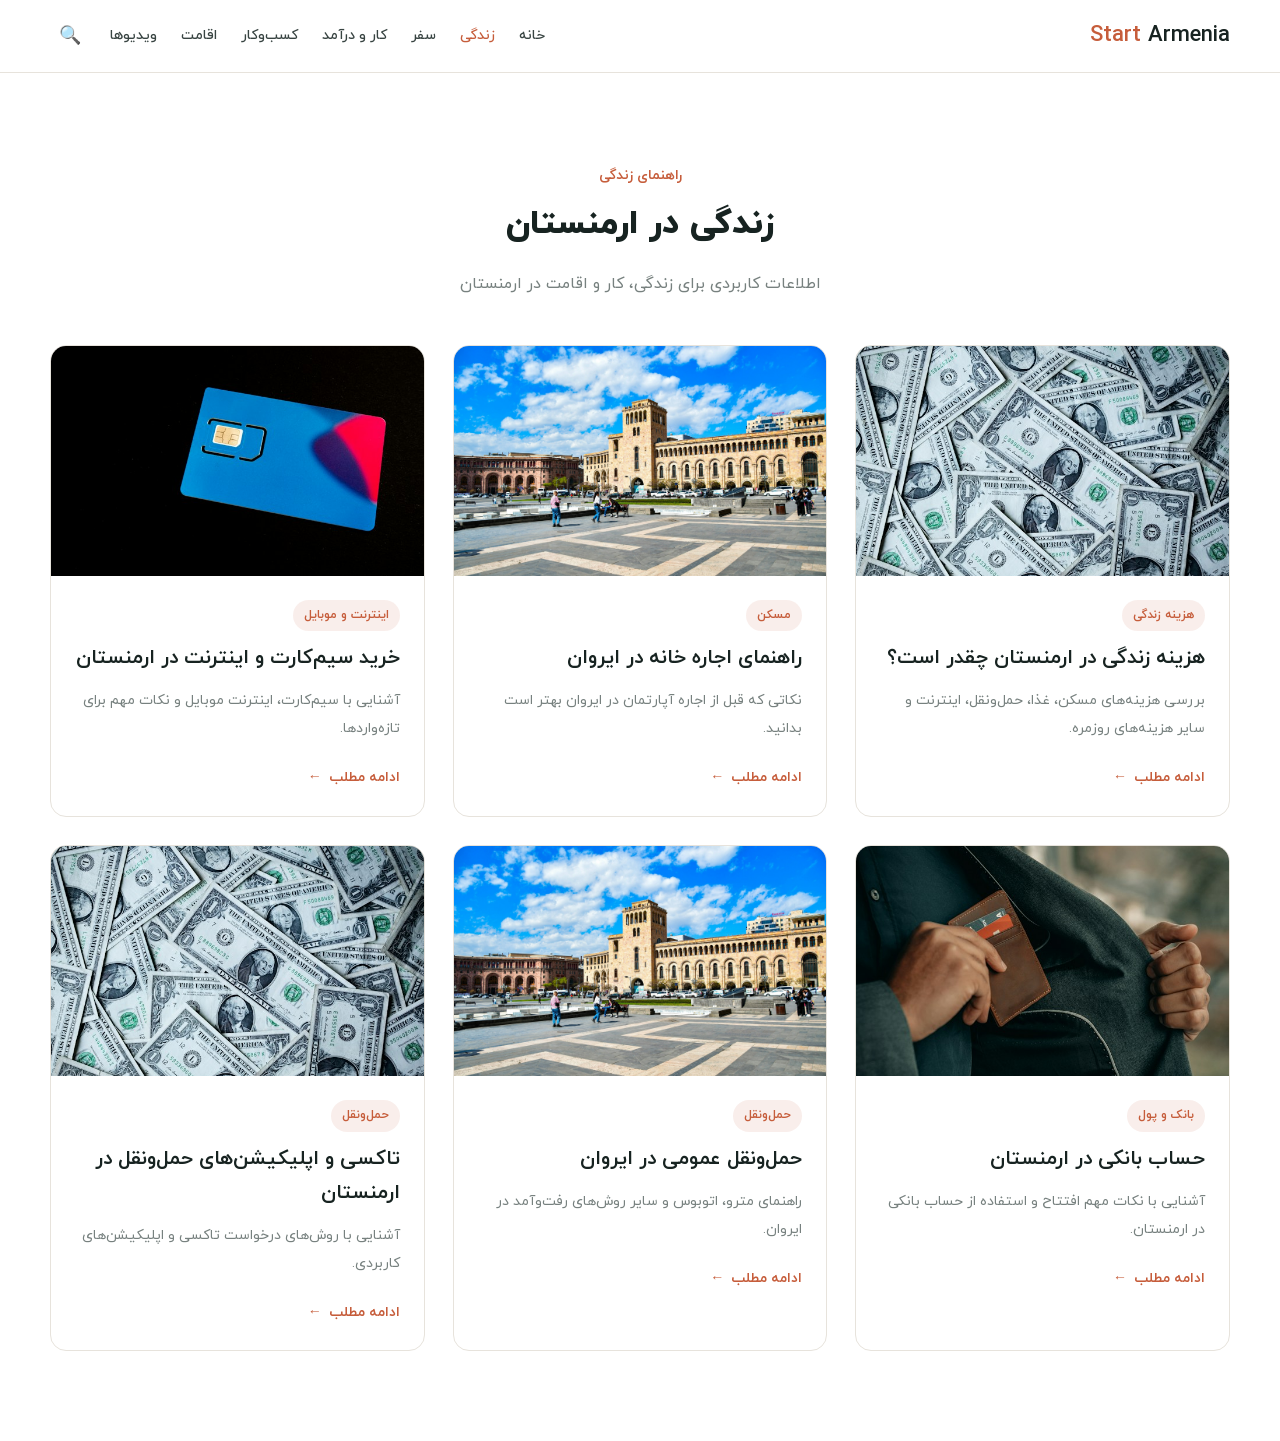
<file: life.html>
<!DOCTYPE html>
<html lang="fa" dir="rtl">

<head>

    <meta charset="UTF-8">

    <meta
        name="viewport"
        content="width=device-width, initial-scale=1.0"
    >

    <title>زندگی در ارمنستان | Armenia Start</title>

    <meta
        name="description"
        content="راهنمای زندگی، هزینه‌ها، مسکن، اینترنت، بانک و حمل‌ونقل در ارمنستان"
    >

    <link rel="icon" href="images/favicon.png" type="image/png">

    <link rel="stylesheet" href="css/font.css">
    <link rel="stylesheet" href="css/style.css">

</head>

<body>


    <!-- Header -->
    <header class="site-header">

        <div class="container header-inner">

            <a href="index.html" class="logo">
                <span class="logo-armenia">Armenia</span>
                <span class="logo-start">Start</span>
            </a>

            <nav class="navbar">

                <ul class="nav-links">

                    <li>
                        <a href="index.html">خانه</a>
                    </li>

                    <li>
                        <a href="life.html" class="active">زندگی</a>
                    </li>

                    <li>
                        <a href="travel.html">سفر</a>
                    </li>

                    <li>
                        <a href="work.html">کار و درآمد</a>
                    </li>

                    <li>
                        <a href="business.html">کسب‌وکار</a>
                    </li>

                    <li>
                        <a href="residency.html">اقامت</a>
                    </li>

                    <li>
                        <a href="videos.html">ویدیوها</a>
                    </li>

                </ul>

            </nav>

            <button
                class="search-button"
                type="button"
                aria-label="جستجو"
            >
                🔍
            </button>

            <button
                class="menu-toggle"
                type="button"
                aria-label="باز کردن منو"
                aria-expanded="false"
            >
                <span></span>
                <span></span>
                <span></span>
            </button>

        </div>

    </header>


    <!-- Articles -->
    <section class="articles-section">

        <div class="container">

            <div class="section-heading">

                <span>راهنمای زندگی</span>

                <h2>
                    زندگی در ارمنستان
                </h2>

                <p>
                    اطلاعات کاربردی برای زندگی، کار و اقامت در ارمنستان
                </p>

            </div>


            <div class="articles-grid">
                      

                <!-- Article 1 -->
                <article class="article-card">

                    <img
                        src="images/yerevan-life.jpg"
                        alt="زندگی در ارمنستان"
                    >

                    <div class="article-card-content">

                        <span class="article-category">
                            هزینه زندگی
                        </span>

                        <h3>
                            هزینه زندگی در ارمنستان چقدر است؟
                        </h3>

                        <p>
                            بررسی هزینه‌های مسکن، غذا، حمل‌ونقل،
                            اینترنت و سایر هزینه‌های روزمره.
                        </p>

                        <a href="./articles/cost-of-living-in-armenia.html">
                            ادامه مطلب
                        </a>

                    </div>

                </article>


                <!-- Article 2 -->
                <article class="article-card">

                    <img
                        src="images/yerevan.jpg"
                        alt="اجاره خانه در ایروان"
                    >

                    <div class="article-card-content">

                        <span class="article-category">
                            مسکن
                        </span>

                        <h3>
                            راهنمای اجاره خانه در ایروان
                        </h3>

                        <p>
                            نکاتی که قبل از اجاره آپارتمان در ایروان
                            بهتر است بدانید.
                        </p>

                        <a href="articles/renting-house-in-yerevan.html">
                            ادامه مطلب
                        </a>

                    </div>

                </article>


                <!-- Article 3 -->
                <article class="article-card">

                    <img
                        src="images/sim-card-armenia.jpg"
                        alt="سیم کارت و اینترنت در ارمنستان"
                    >

                    <div class="article-card-content">

                        <span class="article-category">
                            اینترنت و موبایل
                        </span>

                        <h3>
                            خرید سیم‌کارت و اینترنت در ارمنستان
                        </h3>

                        <p>
                            آشنایی با سیم‌کارت، اینترنت موبایل و
                            نکات مهم برای تازه‌واردها.
                        </p>

                        <a href="articles/sim-card-in-armenia.html">
                            ادامه مطلب
                        </a>

                    </div>

                </article>


                <!-- Article 4 -->
                <article class="article-card">

                    <img
                        src="images/banking-armenia.jpg"
                        alt="حساب بانکی در ارمنستان"
                    >

                    <div class="article-card-content">

                        <span class="article-category">
                            بانک و پول
                        </span>

                        <h3>
                            حساب بانکی در ارمنستان
                        </h3>

                        <p>
                            آشنایی با نکات مهم افتتاح و استفاده از
                            حساب بانکی در ارمنستان.
                        </p>

                        <a href="articles/bank-account-in-armenia.html">
                            ادامه مطلب
                        </a>

                    </div>

                </article>


                <!-- Article 5 -->
                <article class="article-card">

                    <img
                        src="images/yerevan.jpg"
                        alt="حمل و نقل عمومی ایروان"
                    >

                    <div class="article-card-content">

                        <span class="article-category">
                            حمل‌ونقل
                        </span>

                        <h3>
                            حمل‌ونقل عمومی در ایروان
                        </h3>

                        <p>
                            راهنمای مترو، اتوبوس و سایر روش‌های
                            رفت‌وآمد در ایروان.
                        </p>

                        <a href="articles/public-transport-yerevan.html">
                            ادامه مطلب
                        </a>

                    </div>

                </article>


                <!-- Article 6 -->
                <article class="article-card">

                    <img
                        src="images/yerevan-life.jpg"
                        alt="تاکسی در ارمنستان"
                    >

                    <div class="article-card-content">

                        <span class="article-category">
                            حمل‌ونقل
                        </span>

                        <h3>
                            تاکسی و اپلیکیشن‌های حمل‌ونقل در ارمنستان
                        </h3>

                        <p>
                            آشنایی با روش‌های درخواست تاکسی و
                            اپلیکیشن‌های کاربردی.
                        </p>

                        <a href="articles/taxi-apps-armenia.html">
                            ادامه مطلب
                        </a>

                    </div>

                </article>


            </div>

        </div>

    </section>


    <script src="js/main.js"></script>

</body>
</html>
</file>
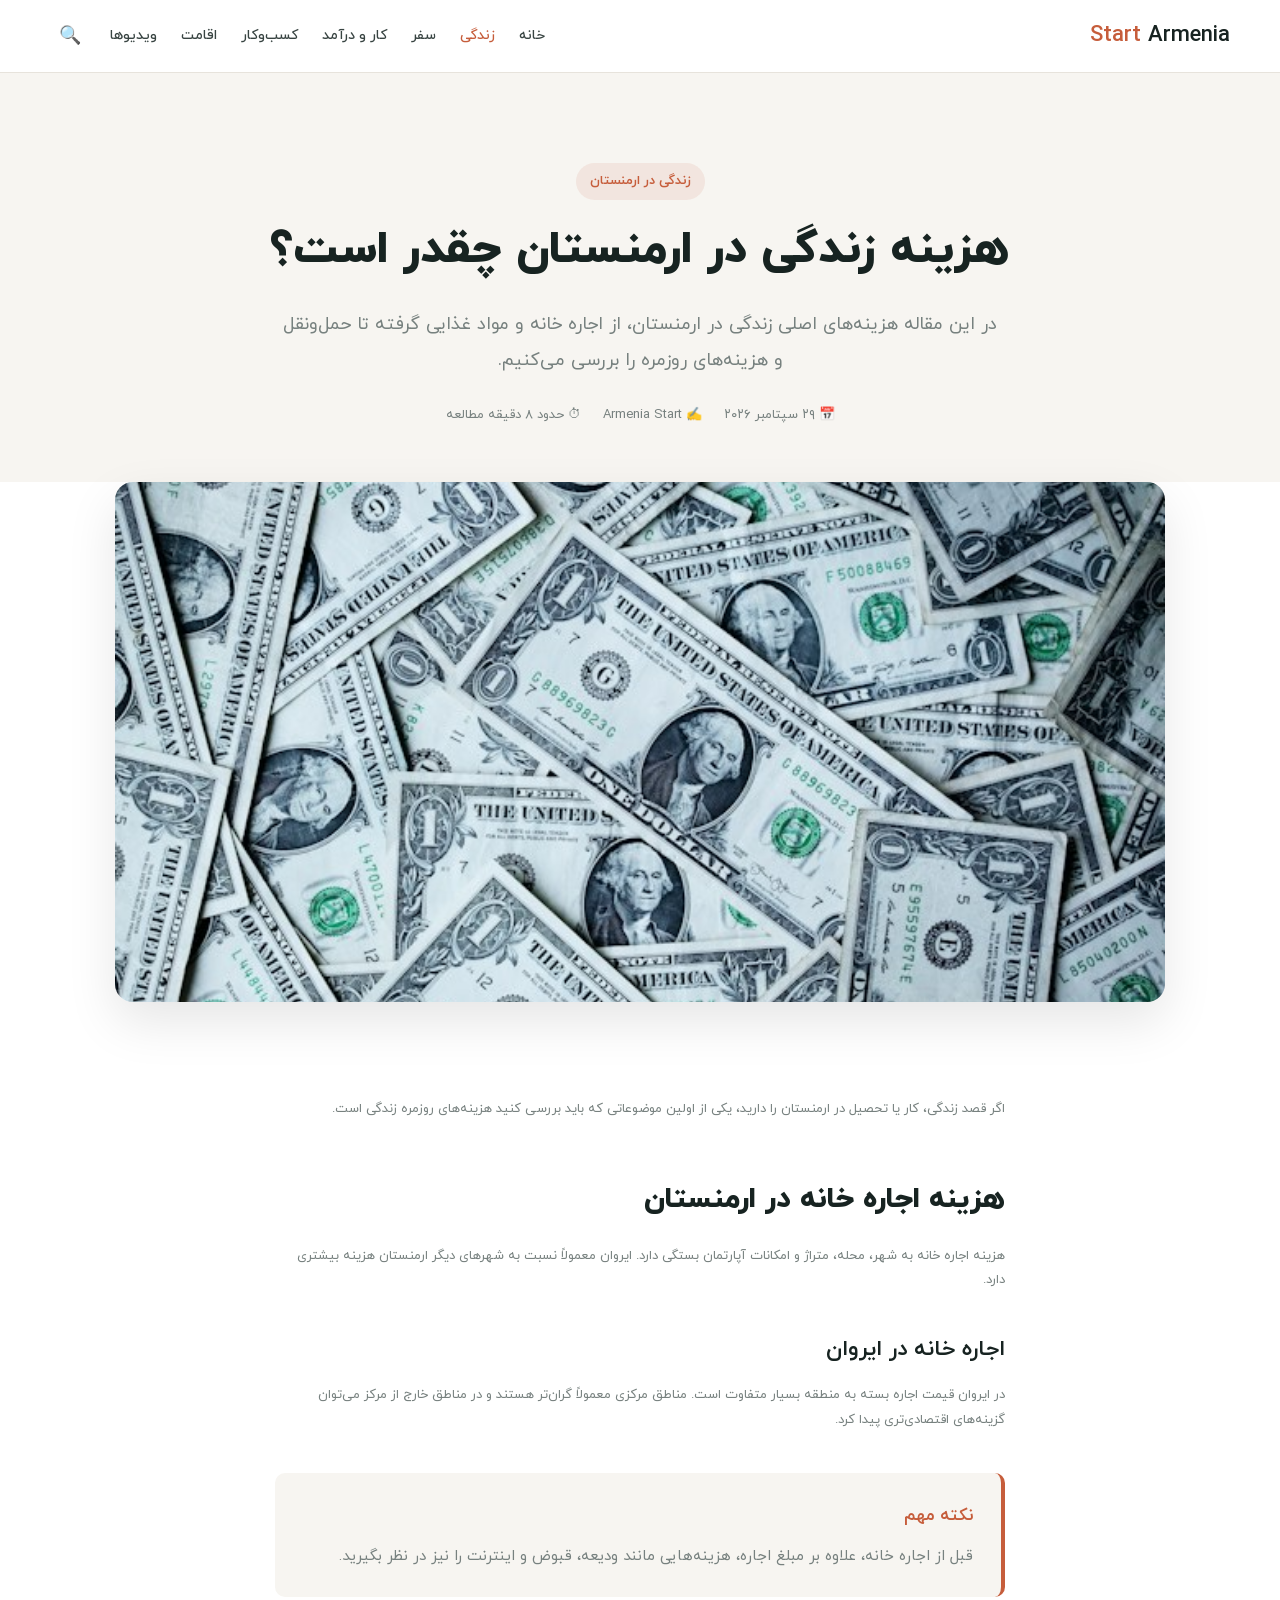
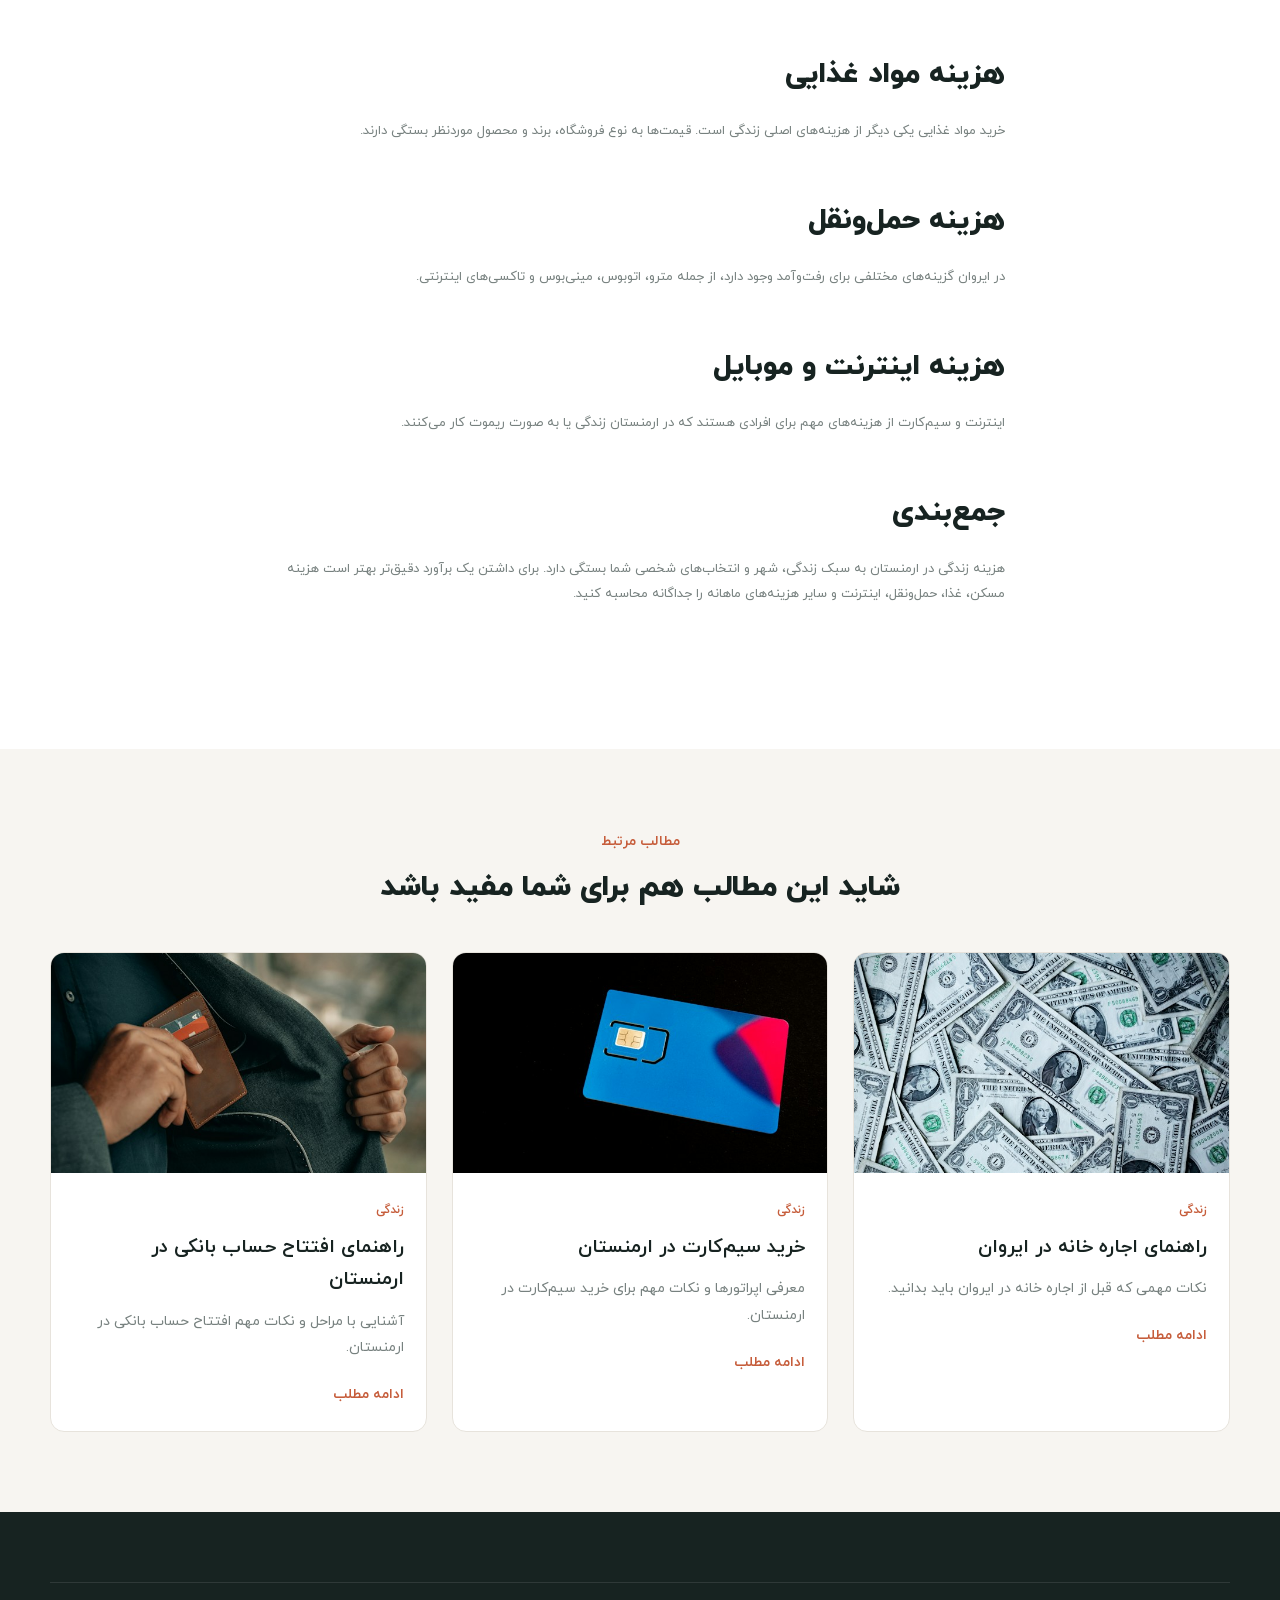
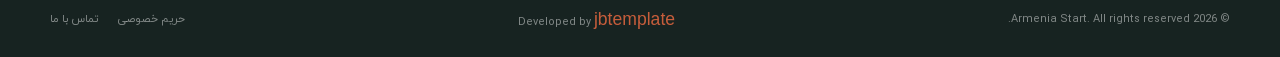
<file: articles/article-template.html>
<!DOCTYPE html>
<html lang="fa" dir="rtl">

<head>

    <meta charset="UTF-8">

    <meta name="viewport" content="width=device-width, initial-scale=1.0">

    <title>هزینه زندگی در ارمنستان | Armenia Start</title>

    <meta
        name="description"
        content="بررسی هزینه زندگی در ارمنستان شامل اجاره خانه، غذا، حمل‌ونقل و هزینه‌های روزمره."
    >

    <meta name="robots" content="index, follow">

    <link
        rel="canonical"
        href="https://armeniastart.com/articles/cost-of-living-in-armenia.html"
    >

    <link rel="icon" href="../images/favicon.png" type="image/png">

    <!-- Fonts -->
    <link rel="stylesheet" href="../css/font.css">

    <!-- Main CSS -->
    <link rel="stylesheet" href="../css/style.css">


    <!-- Article Structured Data -->
    <script type="application/ld+json">
    {
        "@context": "https://schema.org",
        "@type": "Article",

        "headline": "هزینه زندگی در ارمنستان چقدر است؟",

        "description": "بررسی هزینه زندگی در ارمنستان شامل اجاره خانه، غذا، حمل‌ونقل و هزینه‌های روزمره.",

        "image": [
            "https://armeniastart.com/images/yerevan-life.jpg"
        ],

        "datePublished": "2026-09-29",
        "dateModified": "2026-09-29",

        "author": {
            "@type": "Organization",
            "name": "Armenia Start",
            "url": "https://armeniastart.com/"
        },

        "publisher": {
            "@type": "Organization",
            "name": "Armenia Start",
            "url": "https://armeniastart.com/"
        },

        "mainEntityOfPage": {
            "@type": "WebPage",
            "@id": "https://armeniastart.com/articles/cost-of-living-in-armenia.html"
        }
    }
    </script>

</head>


<body>


    <!-- =========================
         HEADER
    ========================== -->

    <header class="site-header">

        <div class="container header-inner">

            <a
                href="../index.html"
                class="logo"
                aria-label="Armenia Start"
            >
                <span class="logo-armenia">Armenia</span>
                <span class="logo-start">Start</span>
            </a>


            <nav class="navbar">

                <ul class="nav-links">

                    <li>
                        <a href="../index.html">
                            خانه
                        </a>
                    </li>

                    <li>
                        <a href="../life.html" class="active">
                            زندگی
                        </a>
                    </li>

                    <li>
                        <a href="../travel.html">
                            سفر
                        </a>
                    </li>

                    <li>
                        <a href="../work.html">
                            کار و درآمد
                        </a>
                    </li>

                    <li>
                        <a href="../business.html">
                            کسب‌وکار
                        </a>
                    </li>

                    <li>
                        <a href="../residency.html">
                            اقامت
                        </a>
                    </li>

                    <li>
                        <a href="../videos.html">
                            ویدیوها
                        </a>
                    </li>

                </ul>

            </nav>


            <button
                class="search-button"
                type="button"
                aria-label="جستجو"
            >
                🔍
            </button>


            <button
                class="menu-toggle"
                type="button"
                aria-label="باز کردن منو"
                aria-expanded="false"
            >
                <span></span>
                <span></span>
                <span></span>
            </button>

        </div>

    </header>



    <!-- =========================
         ARTICLE
    ========================== -->

    <main>

        <article class="article-page">


            <!-- Article Header -->

            <header class="article-header">

                <div class="container article-container">

                    <div class="article-category">
                        زندگی در ارمنستان
                    </div>

                    <h1>
                        هزینه زندگی در ارمنستان چقدر است؟
                    </h1>

                    <p class="article-intro">
                        در این مقاله هزینه‌های اصلی زندگی در ارمنستان،
                        از اجاره خانه و مواد غذایی گرفته تا حمل‌ونقل و
                        هزینه‌های روزمره را بررسی می‌کنیم.
                    </p>


                    <div class="article-meta">

                        <span>
                            📅 ۲۹ سپتامبر ۲۰۲۶
                        </span>

                        <span>
                            ✍️ Armenia Start
                        </span>

                        <span>
                            ⏱ حدود ۸ دقیقه مطالعه
                        </span>

                    </div>

                </div>

            </header>



            <!-- Featured Image -->

            <div class="container">

                <figure class="article-featured-image">

                    <img
                        src="../images/yerevan-life.jpg"
                        alt="زندگی روزمره در ارمنستان"
                    >

                </figure>

            </div>



            <!-- Article Content -->

            <div class="container article-container">

                <div class="article-content">


                    <p>
                        اگر قصد زندگی، کار یا تحصیل در ارمنستان را دارید،
                        یکی از اولین موضوعاتی که باید بررسی کنید هزینه‌های
                        روزمره زندگی است.
                    </p>


                    <h2>
                        هزینه اجاره خانه در ارمنستان
                    </h2>

                    <p>
                        هزینه اجاره خانه به شهر، محله، متراژ و امکانات
                        آپارتمان بستگی دارد. ایروان معمولاً نسبت به
                        شهرهای دیگر ارمنستان هزینه بیشتری دارد.
                    </p>


                    <h3>
                        اجاره خانه در ایروان
                    </h3>

                    <p>
                        در ایروان قیمت اجاره بسته به منطقه بسیار متفاوت
                        است. مناطق مرکزی معمولاً گران‌تر هستند و در
                        مناطق خارج از مرکز می‌توان گزینه‌های اقتصادی‌تری
                        پیدا کرد.
                    </p>


                    <div class="article-note">

                        <strong>
                            نکته مهم
                        </strong>

                        <p>
                            قبل از اجاره خانه، علاوه بر مبلغ اجاره،
                            هزینه‌هایی مانند ودیعه، قبوض و اینترنت را
                            نیز در نظر بگیرید.
                        </p>

                    </div>


                    <h2>
                        هزینه مواد غذایی
                    </h2>

                    <p>
                        خرید مواد غذایی یکی دیگر از هزینه‌های اصلی زندگی
                        است. قیمت‌ها به نوع فروشگاه، برند و محصول موردنظر
                        بستگی دارند.
                    </p>


                    <h2>
                        هزینه حمل‌ونقل
                    </h2>

                    <p>
                        در ایروان گزینه‌های مختلفی برای رفت‌وآمد وجود دارد،
                        از جمله مترو، اتوبوس، مینی‌بوس و تاکسی‌های اینترنتی.
                    </p>


                    <h2>
                        هزینه اینترنت و موبایل
                    </h2>

                    <p>
                        اینترنت و سیم‌کارت از هزینه‌های مهم برای افرادی
                        هستند که در ارمنستان زندگی یا به صورت ریموت کار
                        می‌کنند.
                    </p>


                    <h2>
                        جمع‌بندی
                    </h2>

                    <p>
                        هزینه زندگی در ارمنستان به سبک زندگی، شهر و
                        انتخاب‌های شخصی شما بستگی دارد. برای داشتن یک
                        برآورد دقیق‌تر بهتر است هزینه مسکن، غذا،
                        حمل‌ونقل، اینترنت و سایر هزینه‌های ماهانه را
                        جداگانه محاسبه کنید.
                    </p>


                </div>

            </div>



            <!-- =========================
                 RELATED ARTICLES
            ========================== -->

            <section class="related-articles">

                <div class="container">

                    <div class="section-heading">

                        <span>
                            مطالب مرتبط
                        </span>

                        <h2>
                            شاید این مطالب هم برای شما مفید باشد
                        </h2>

                    </div>


                    <div class="articles-grid">


                        <article class="article-card">

                            <img
                                src="../images/yerevan-life.jpg"
                                alt="اجاره خانه در ایروان"
                            >

                            <div class="article-card-content">

                                <span class="article-category">
                                    زندگی
                                </span>

                                <h3>
                                    راهنمای اجاره خانه در ایروان
                                </h3>

                                <p>
                                    نکات مهمی که قبل از اجاره خانه در
                                    ایروان باید بدانید.
                                </p>

                                <a href="renting-house-in-yerevan.html">
                                    ادامه مطلب
                                </a>

                            </div>

                        </article>



                        <article class="article-card">

                            <img
                                src="../images/sim-card-armenia.jpg"
                                alt="سیم کارت ارمنستان"
                            >

                            <div class="article-card-content">

                                <span class="article-category">
                                    زندگی
                                </span>

                                <h3>
                                    خرید سیم‌کارت در ارمنستان
                                </h3>

                                <p>
                                    معرفی اپراتورها و نکات مهم برای خرید
                                    سیم‌کارت در ارمنستان.
                                </p>

                                <a href="sim-card-in-armenia.html">
                                    ادامه مطلب
                                </a>

                            </div>

                        </article>



                        <article class="article-card">

                            <img
                                src="../images/banking-armenia.jpg"
                                alt="بانک‌های ارمنستان"
                            >

                            <div class="article-card-content">

                                <span class="article-category">
                                    زندگی
                                </span>

                                <h3>
                                    راهنمای افتتاح حساب بانکی در ارمنستان
                                </h3>

                                <p>
                                    آشنایی با مراحل و نکات مهم افتتاح حساب
                                    بانکی در ارمنستان.
                                </p>

                                <a href="opening-bank-account-armenia.html">
                                    ادامه مطلب
                                </a>

                            </div>

                        </article>


                    </div>

                </div>

            </section>


        </article>

    </main>



    <!-- =========================
         FOOTER
    ========================== -->

    <footer class="site-footer">

        <div class="container">

            <div class="footer-bottom">

                <p>
                    © 2026 Armenia Start.
                    All rights reserved.
                </p>

                <p>
                    Developed by
                    <a
                        class="develope"
                        href="https://www.jbtemplate.com/"
                    >
                        jbtemplate
                    </a>
                </p>

                <div>

                    <a href="../privacy.html">
                        حریم خصوصی
                    </a>

                    <a href="../contact.html">
                        تماس با ما
                    </a>

                </div>

            </div>

        </div>

    </footer>



    <!-- JavaScript -->

    <script src="../js/main.js"></script>

</body>

</html>
</file>
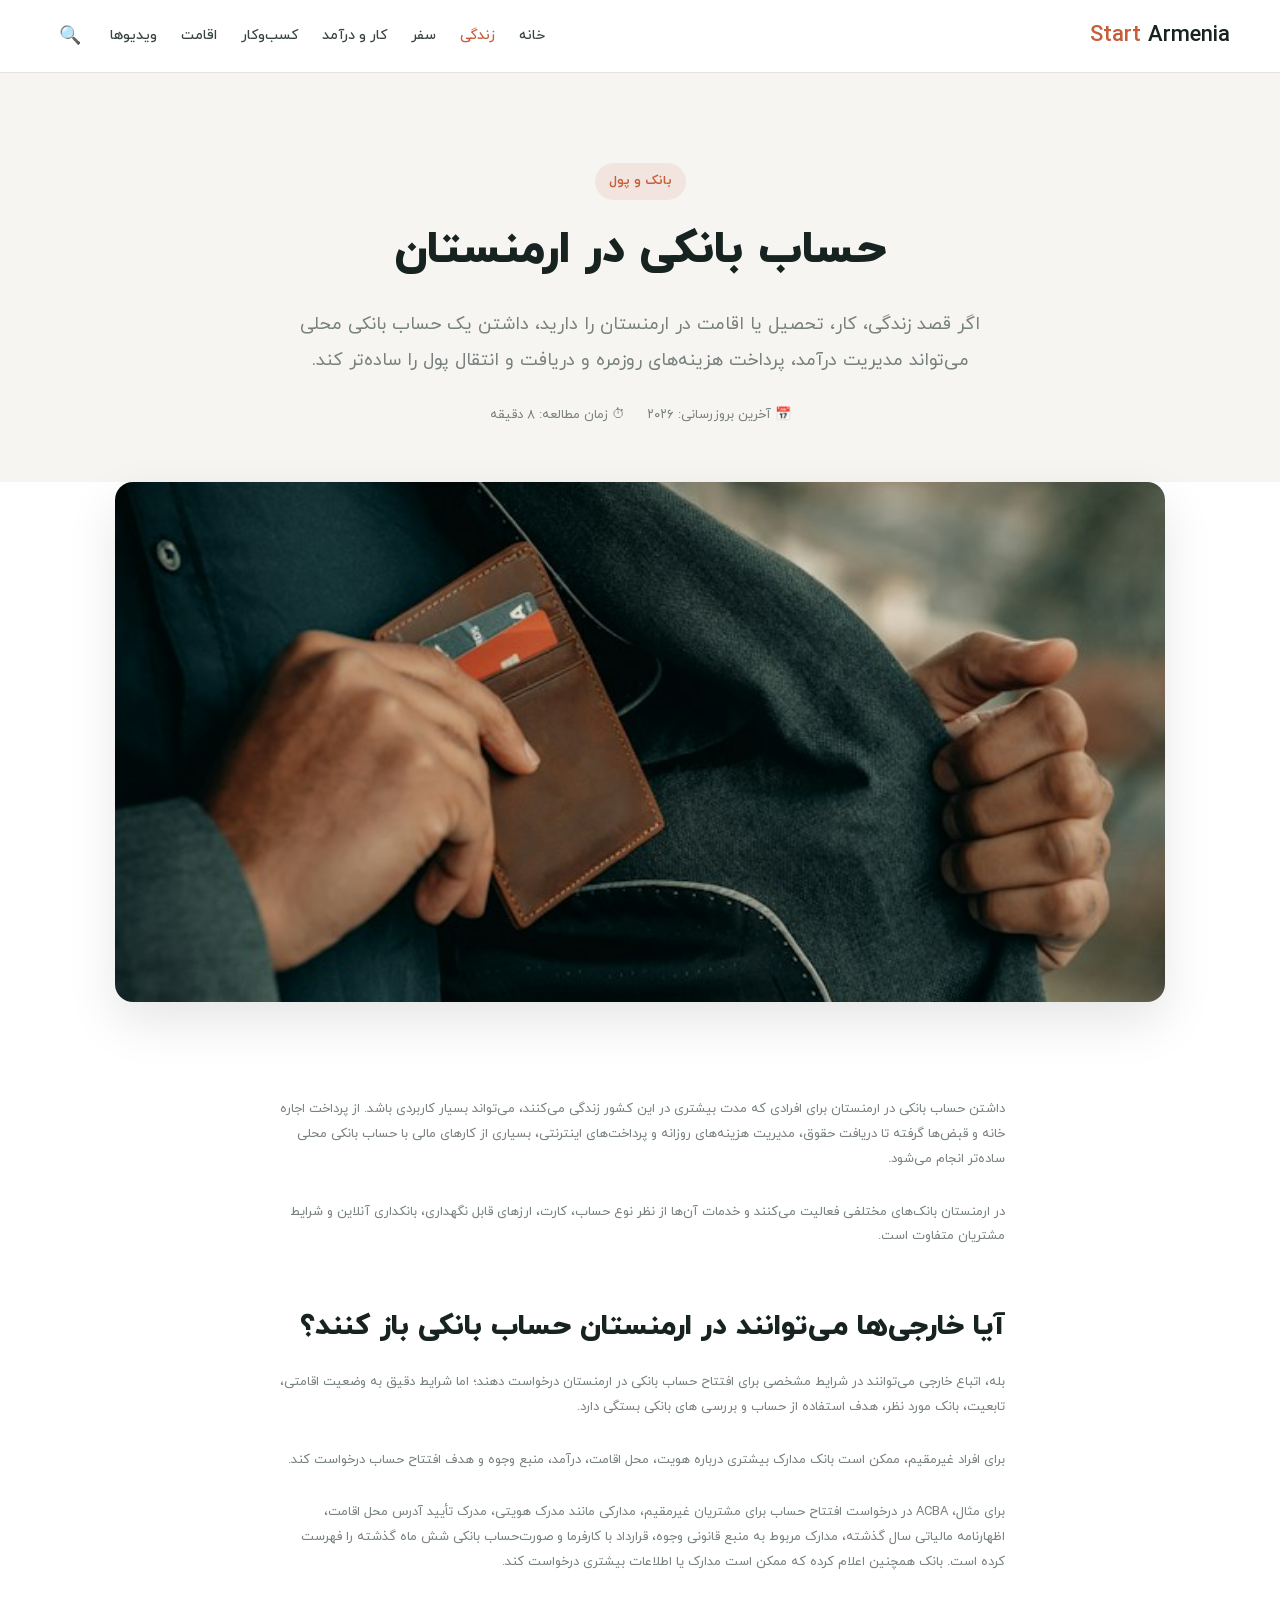
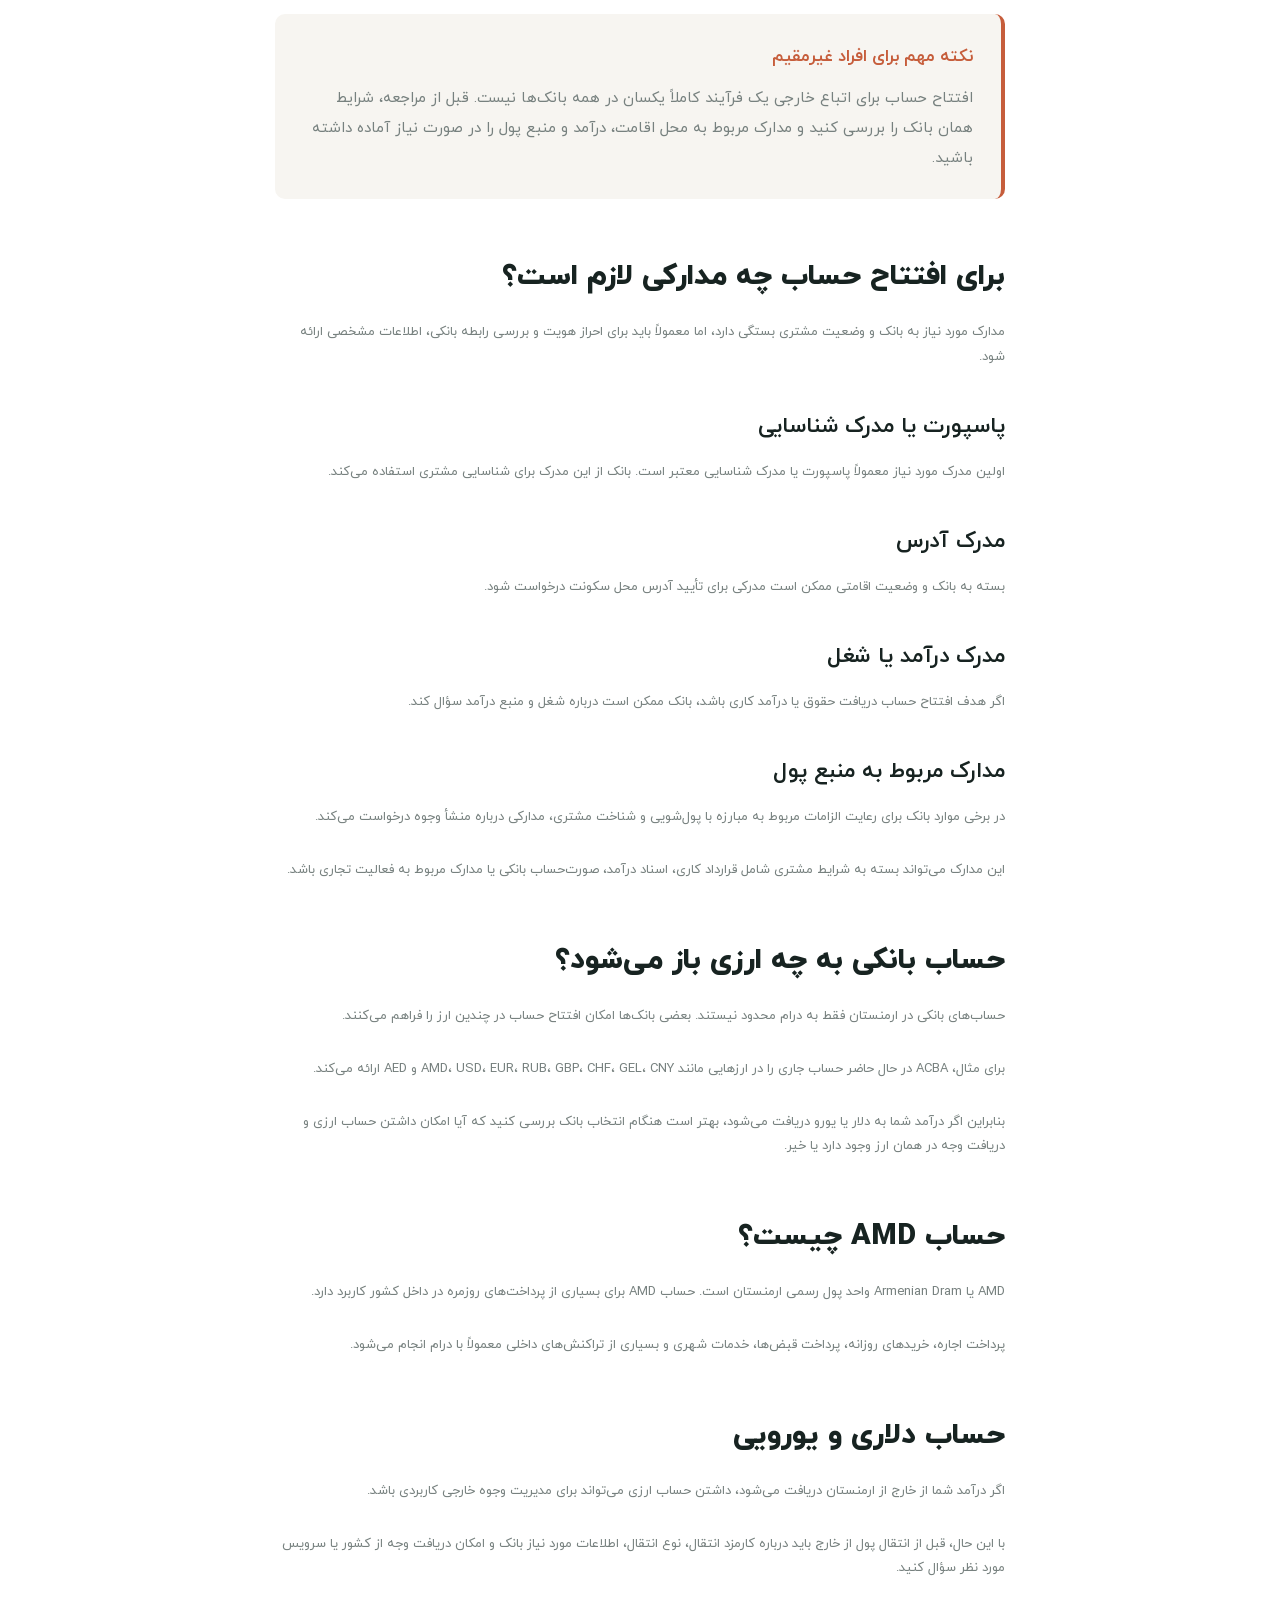
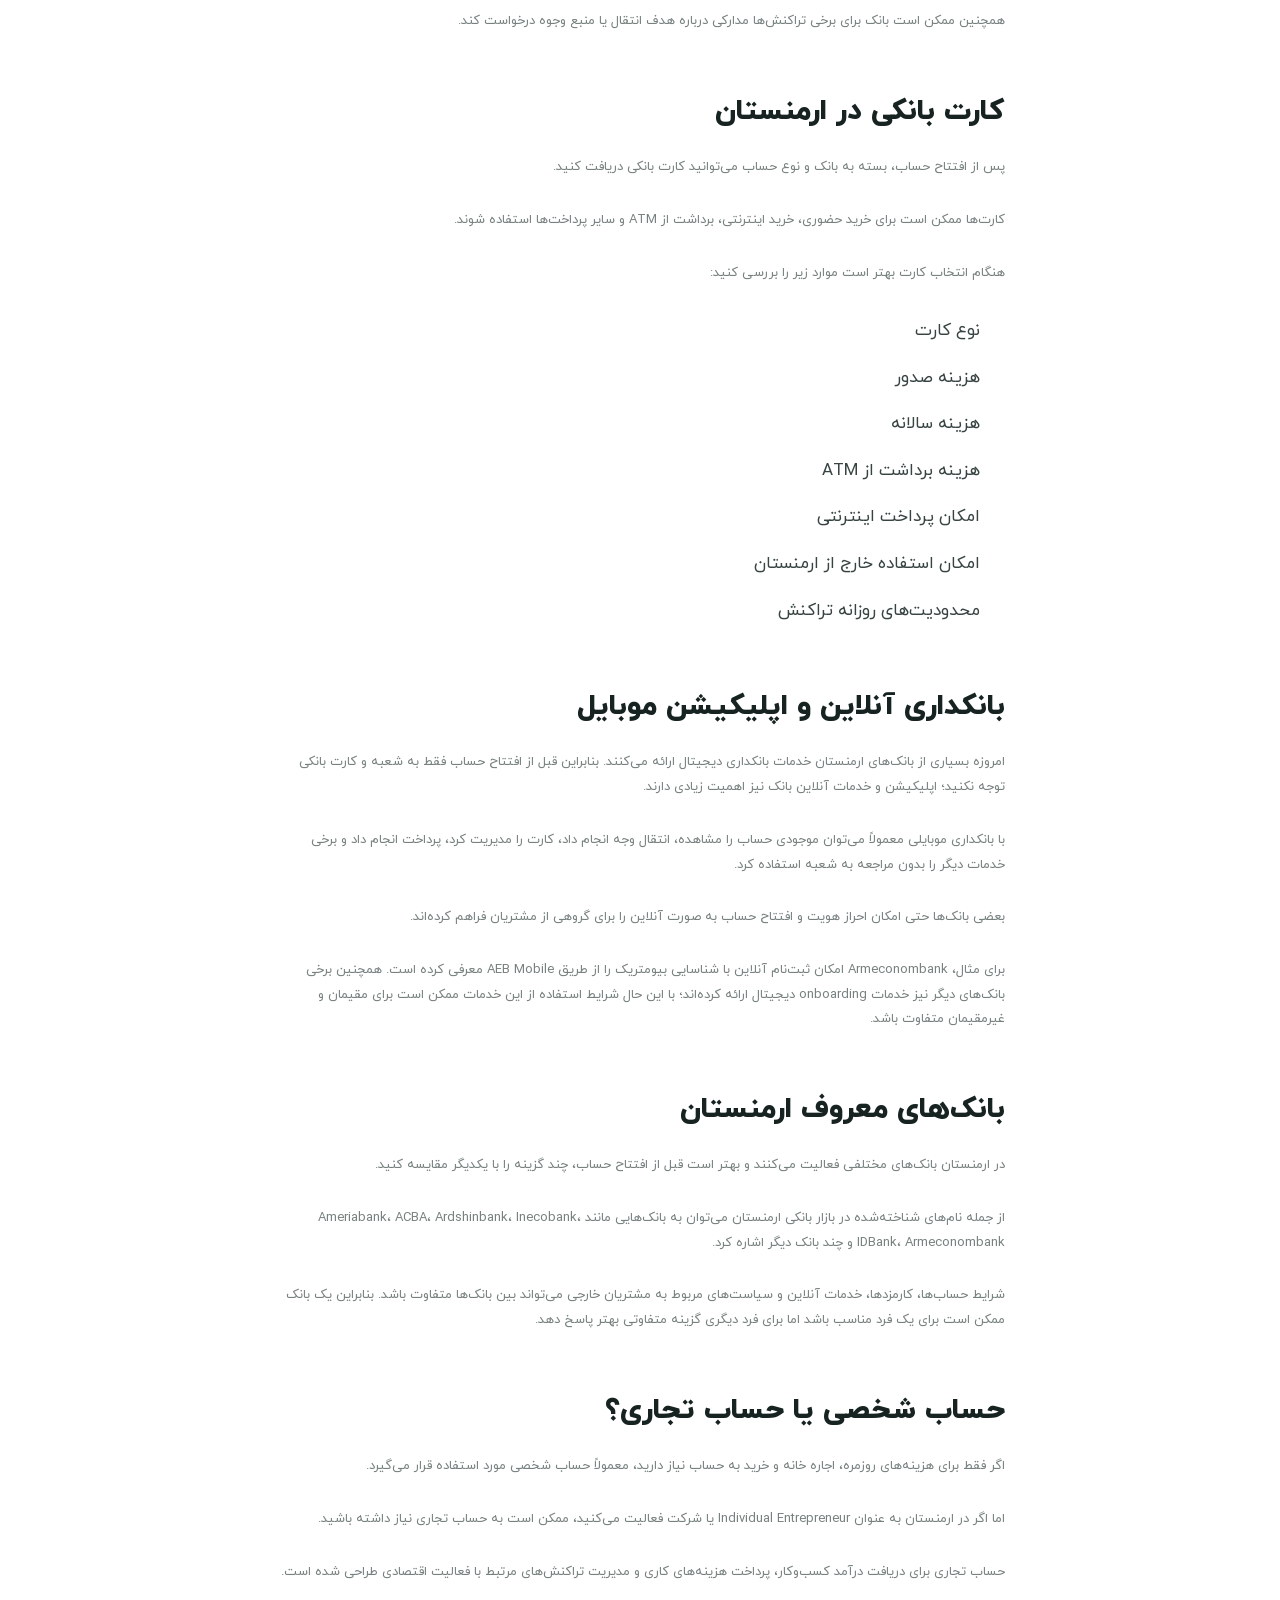
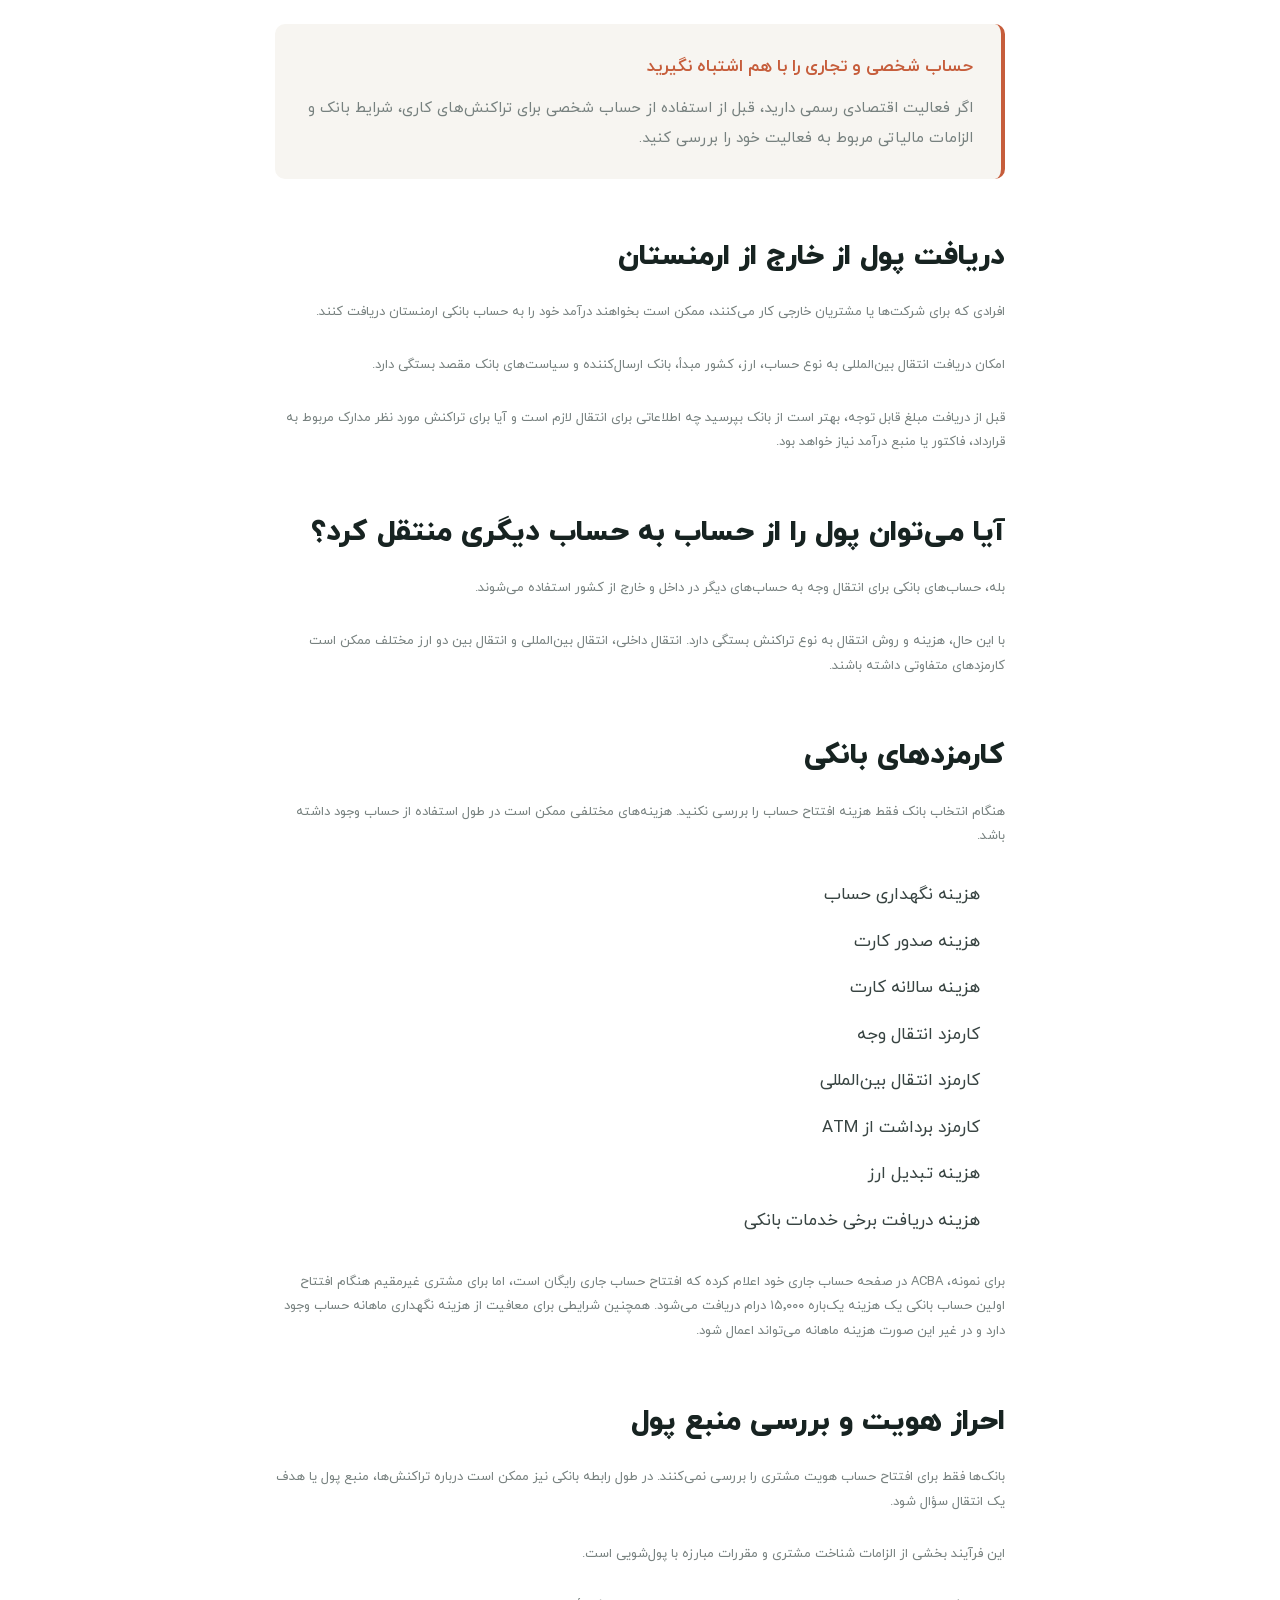
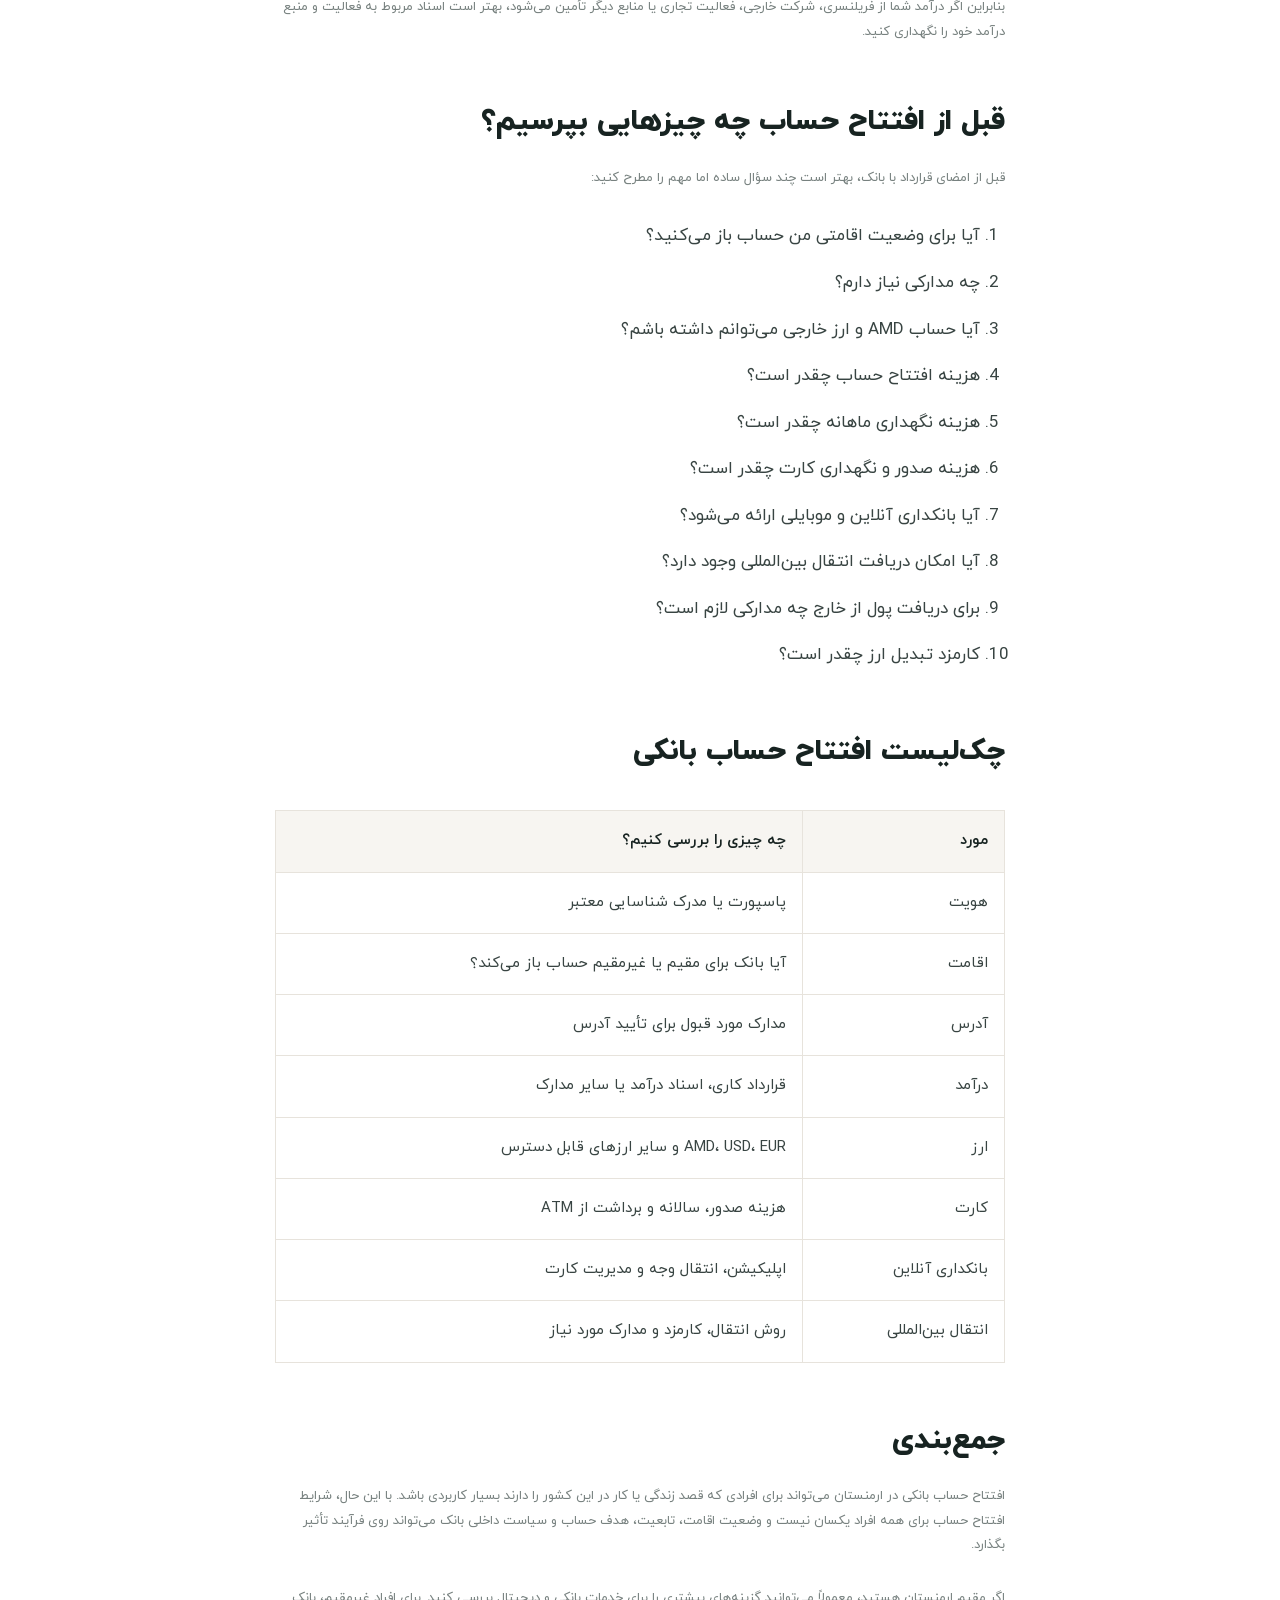
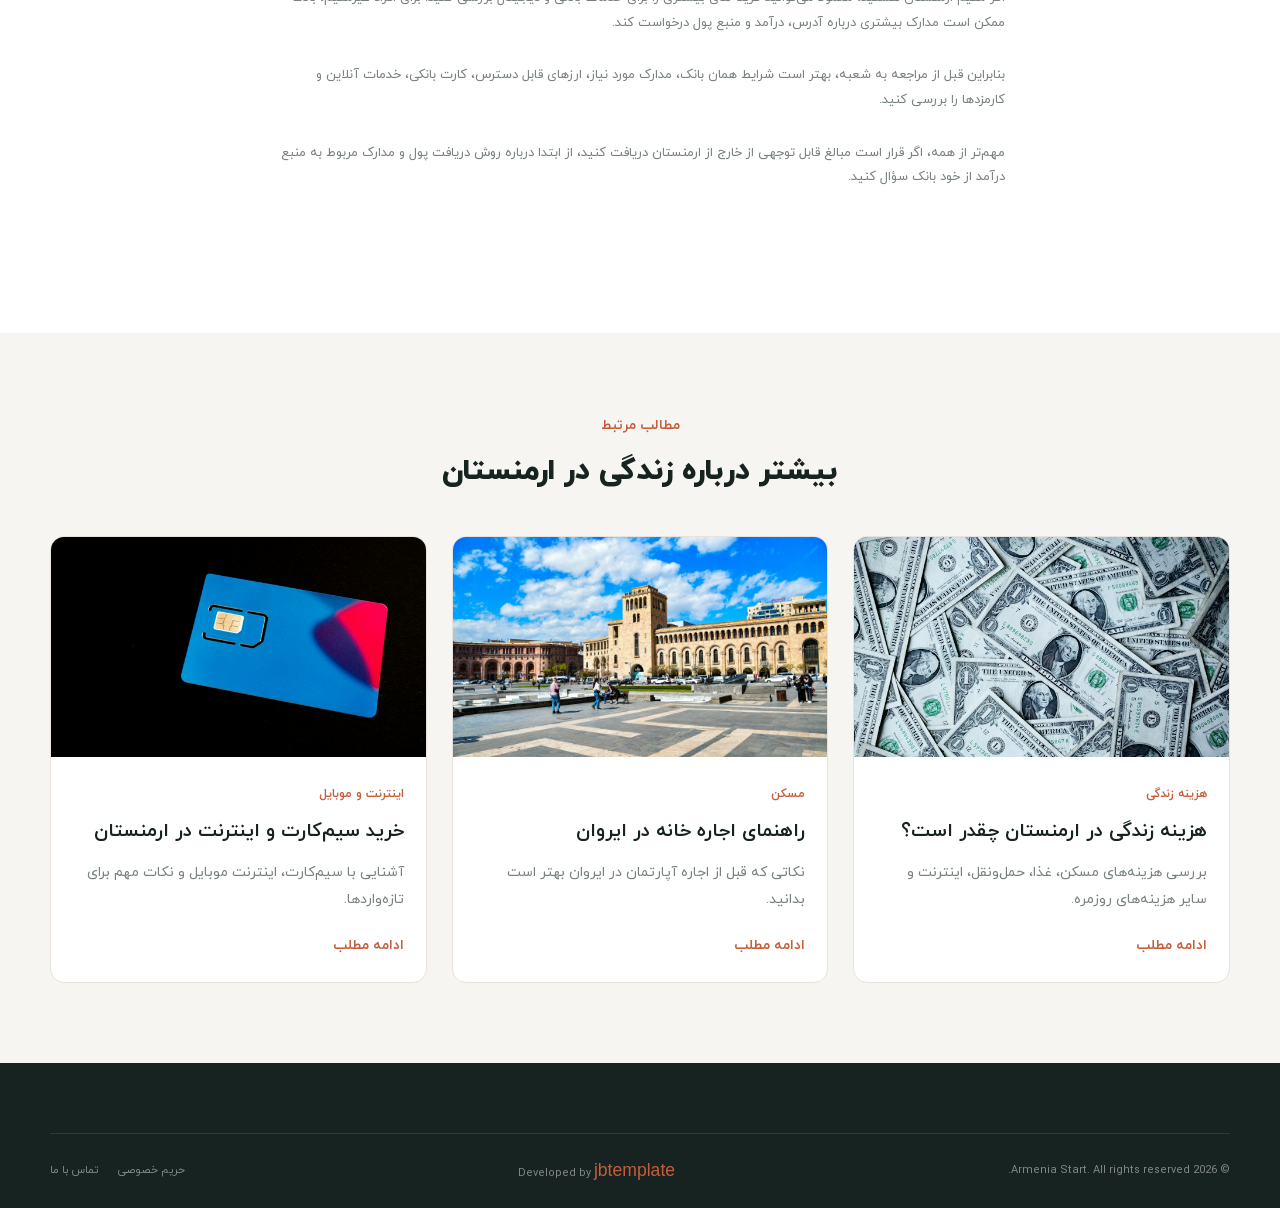
<file: articles/bank-account-in-armenia.html>
<!DOCTYPE html>
<html lang="fa" dir="rtl">

<head>

    <meta charset="UTF-8">

    <meta name="viewport" content="width=device-width, initial-scale=1.0">

    <title>حساب بانکی در ارمنستان | راهنمای افتتاح حساب | Armenia Start</title>

    <meta name="description"
        content="راهنمای افتتاح حساب بانکی در ارمنستان برای مسافران، مهاجران و افراد مقیم؛ مدارک لازم، حساب AMD و ارز خارجی، کارت بانکی، بانکداری آنلاین و نکات مهم.">

    <meta name="robots" content="index, follow">

    <link rel="canonical"
        href="https://armeniastart.com/articles/bank-account-in-armenia.html">

    <link rel="icon" href="../images/favicon.png" type="image/png">

    <link rel="stylesheet" href="../css/font.css">
    <link rel="stylesheet" href="../css/style.css">


    <!-- Article Schema -->

    <script type="application/ld+json">
    {
        "@context": "https://schema.org",
        "@type": "Article",
        "headline": "حساب بانکی در ارمنستان",
        "description": "راهنمای افتتاح حساب بانکی در ارمنستان برای مهاجران، مسافران و افراد مقیم.",
        "image": "https://armeniastart.com/images/banking-armenia.jpg",
        "datePublished": "2026-09-29",
        "dateModified": "2026-09-29",
        "author": {
            "@type": "Organization",
            "name": "Armenia Start"
        },
        "publisher": {
            "@type": "Organization",
            "name": "Armenia Start",
            "logo": {
                "@type": "ImageObject",
                "url": "https://armeniastart.com/images/favicon.png"
            }
        },
        "mainEntityOfPage": {
            "@type": "WebPage",
            "@id": "https://armeniastart.com/articles/bank-account-in-armenia.html"
        }
    }
    </script>

</head>


<body class="article-page">


    <!-- Header -->

    <header class="site-header">

        <div class="container header-inner">

            <a
                href="../index.html"
                class="logo"
                aria-label="Armenia Start">

                <span class="logo-armenia">
                    Armenia
                </span>

                <span class="logo-start">
                    Start
                </span>

            </a>


            <nav class="navbar">

                <ul class="nav-links">

                    <li>
                        <a href="../index.html">
                            خانه
                        </a>
                    </li>

                    <li>
                        <a href="../life.html" class="active">
                            زندگی
                        </a>
                    </li>

                    <li>
                        <a href="../travel.html">
                            سفر
                        </a>
                    </li>

                    <li>
                        <a href="../work.html">
                            کار و درآمد
                        </a>
                    </li>

                    <li>
                        <a href="../business.html">
                            کسب‌وکار
                        </a>
                    </li>

                    <li>
                        <a href="../residency.html">
                            اقامت
                        </a>
                    </li>

                    <li>
                        <a href="../videos.html">
                            ویدیوها
                        </a>
                    </li>

                </ul>

            </nav>


            <button
                class="search-button"
                type="button"
                aria-label="جستجو">

                🔍

            </button>


            <button
                class="menu-toggle"
                type="button"
                aria-label="باز کردن منو"
                aria-expanded="false">

                <span></span>
                <span></span>
                <span></span>

            </button>

        </div>

    </header>



    <!-- Article Header -->

    <section class="article-header">

        <div class="container article-container">

            <span class="article-category">
                بانک و پول
            </span>


            <h1>
                حساب بانکی در ارمنستان
            </h1>


            <p class="article-intro">
                اگر قصد زندگی، کار، تحصیل یا اقامت در ارمنستان را دارید،
                داشتن یک حساب بانکی محلی می‌تواند مدیریت درآمد، پرداخت
                هزینه‌های روزمره و دریافت و انتقال پول را ساده‌تر کند.
            </p>


            <div class="article-meta">

                <span>
                    📅 آخرین بروزرسانی: ۲۰۲۶
                </span>

                <span>
                    ⏱ زمان مطالعه: ۸ دقیقه
                </span>

            </div>

        </div>

    </section>



    <!-- Featured Image -->

    <div class="container">

        <div class="article-featured-image">

            <img
                src="../images/banking-armenia.jpg"
                alt="حساب بانکی و کارت بانکی در ارمنستان">

        </div>

    </div>



    <!-- Article Content -->

    <main class="article-content">


        <p>
            داشتن حساب بانکی در ارمنستان برای افرادی که مدت بیشتری
            در این کشور زندگی می‌کنند، می‌تواند بسیار کاربردی باشد.
            از پرداخت اجاره خانه و قبض‌ها گرفته تا دریافت حقوق،
            مدیریت هزینه‌های روزانه و پرداخت‌های اینترنتی، بسیاری از
            کارهای مالی با حساب بانکی محلی ساده‌تر انجام می‌شود.
        </p>


        <p>
            در ارمنستان بانک‌های مختلفی فعالیت می‌کنند و خدمات آن‌ها
            از نظر نوع حساب، کارت، ارزهای قابل نگهداری، بانکداری آنلاین
            و شرایط مشتریان متفاوت است.
        </p>



        <h2>
            آیا خارجی‌ها می‌توانند در ارمنستان حساب بانکی باز کنند؟
        </h2>


        <p>
            بله، اتباع خارجی می‌توانند در شرایط مشخصی برای افتتاح حساب
            بانکی در ارمنستان درخواست دهند؛ اما شرایط دقیق به وضعیت
            اقامتی، تابعیت، بانک مورد نظر، هدف استفاده از حساب و بررسی
           ‌های بانکی بستگی دارد.
        </p>


        <p>
            برای افراد غیرمقیم، ممکن است بانک مدارک بیشتری درباره هویت،
            محل اقامت، درآمد، منبع وجوه و هدف افتتاح حساب درخواست کند.
        </p>


        <p>
            برای مثال، ACBA در درخواست افتتاح حساب برای مشتریان غیرمقیم،
            مدارکی مانند مدرک هویتی، مدرک تأیید آدرس محل اقامت،
            اظهارنامه مالیاتی سال گذشته، مدارک مربوط به منبع قانونی
            وجوه، قرارداد با کارفرما و صورت‌حساب بانکی شش ماه گذشته
            را فهرست کرده است. بانک همچنین اعلام کرده که ممکن است
            مدارک یا اطلاعات بیشتری درخواست کند.
        </p>



        <div class="article-note">

            <strong>
                نکته مهم برای افراد غیرمقیم
            </strong>

            <p>
                افتتاح حساب برای اتباع خارجی یک فرآیند کاملاً یکسان
                در همه بانک‌ها نیست. قبل از مراجعه، شرایط همان بانک
                را بررسی کنید و مدارک مربوط به محل اقامت، درآمد و
                منبع پول را در صورت نیاز آماده داشته باشید.
            </p>

        </div>



        <h2>
            برای افتتاح حساب چه مدارکی لازم است؟
        </h2>


        <p>
            مدارک مورد نیاز به بانک و وضعیت مشتری بستگی دارد، اما
            معمولاً باید برای احراز هویت و بررسی رابطه بانکی، اطلاعات
            مشخصی ارائه شود.
        </p>


        <h3>
            پاسپورت یا مدرک شناسایی
        </h3>


        <p>
            اولین مدرک مورد نیاز معمولاً پاسپورت یا مدرک شناسایی معتبر
            است. بانک از این مدرک برای شناسایی مشتری استفاده می‌کند.
        </p>


        <h3>
            مدرک آدرس
        </h3>


        <p>
            بسته به بانک و وضعیت اقامتی ممکن است مدرکی برای تأیید
            آدرس محل سکونت درخواست شود.
        </p>


        <h3>
            مدرک درآمد یا شغل
        </h3>


        <p>
            اگر هدف افتتاح حساب دریافت حقوق یا درآمد کاری باشد،
            بانک ممکن است درباره شغل و منبع درآمد سؤال کند.
        </p>


        <h3>
            مدارک مربوط به منبع پول
        </h3>


        <p>
            در برخی موارد بانک برای رعایت الزامات مربوط به مبارزه با
            پول‌شویی و شناخت مشتری، مدارکی درباره منشأ وجوه درخواست می‌کند.
        </p>


        <p>
            این مدارک می‌تواند بسته به شرایط مشتری شامل قرارداد کاری،
            اسناد درآمد، صورت‌حساب بانکی یا مدارک مربوط به فعالیت
            تجاری باشد.
        </p>



        <h2>
            حساب بانکی به چه ارزی باز می‌شود؟
        </h2>


        <p>
            حساب‌های بانکی در ارمنستان فقط به درام محدود نیستند.
            بعضی بانک‌ها امکان افتتاح حساب در چندین ارز را فراهم می‌کنند.
        </p>


        <p>
            برای مثال، ACBA در حال حاضر حساب جاری را در ارزهایی مانند
            AMD، USD، EUR، RUB، GBP، CHF، GEL، CNY و AED ارائه می‌کند.
        </p>


        <p>
            بنابراین اگر درآمد شما به دلار یا یورو دریافت می‌شود،
            بهتر است هنگام انتخاب بانک بررسی کنید که آیا امکان داشتن
            حساب ارزی و دریافت وجه در همان ارز وجود دارد یا خیر.
        </p>



        <h2>
            حساب AMD چیست؟
        </h2>


        <p>
            AMD یا Armenian Dram واحد پول رسمی ارمنستان است.
            حساب AMD برای بسیاری از پرداخت‌های روزمره در داخل کشور
            کاربرد دارد.
        </p>


        <p>
            پرداخت اجاره، خریدهای روزانه، پرداخت قبض‌ها، خدمات شهری
            و بسیاری از تراکنش‌های داخلی معمولاً با درام انجام می‌شود.
        </p>



        <h2>
            حساب دلاری و یورویی
        </h2>


        <p>
            اگر درآمد شما از خارج از ارمنستان دریافت می‌شود،
            داشتن حساب ارزی می‌تواند برای مدیریت وجوه خارجی کاربردی باشد.
        </p>


        <p>
            با این حال، قبل از انتقال پول از خارج باید درباره کارمزد
            انتقال، نوع انتقال، اطلاعات مورد نیاز بانک و امکان دریافت
            وجه از کشور یا سرویس مورد نظر سؤال کنید.
        </p>


        <p>
            همچنین ممکن است بانک برای برخی تراکنش‌ها مدارکی درباره
            هدف انتقال یا منبع وجوه درخواست کند.
        </p>



        <h2>
            کارت بانکی در ارمنستان
        </h2>


        <p>
            پس از افتتاح حساب، بسته به بانک و نوع حساب می‌توانید
            کارت بانکی دریافت کنید.
        </p>


        <p>
            کارت‌ها ممکن است برای خرید حضوری، خرید اینترنتی،
            برداشت از ATM و سایر پرداخت‌ها استفاده شوند.
        </p>


        <p>
            هنگام انتخاب کارت بهتر است موارد زیر را بررسی کنید:
        </p>


        <ul>

            <li>
                نوع کارت
            </li>

            <li>
                هزینه صدور
            </li>

            <li>
                هزینه سالانه
            </li>

            <li>
                هزینه برداشت از ATM
            </li>

            <li>
                امکان پرداخت اینترنتی
            </li>

            <li>
                امکان استفاده خارج از ارمنستان
            </li>

            <li>
                محدودیت‌های روزانه تراکنش
            </li>

        </ul>



        <h2>
            بانکداری آنلاین و اپلیکیشن موبایل
        </h2>


        <p>
            امروزه بسیاری از بانک‌های ارمنستان خدمات بانکداری دیجیتال
            ارائه می‌کنند. بنابراین قبل از افتتاح حساب فقط به شعبه و
            کارت بانکی توجه نکنید؛ اپلیکیشن و خدمات آنلاین بانک نیز
            اهمیت زیادی دارند.
        </p>


        <p>
            با بانکداری موبایلی معمولاً می‌توان موجودی حساب را مشاهده،
            انتقال وجه انجام داد، کارت را مدیریت کرد، پرداخت انجام داد
            و برخی خدمات دیگر را بدون مراجعه به شعبه استفاده کرد.
        </p>


        <p>
            بعضی بانک‌ها حتی امکان احراز هویت و افتتاح حساب به صورت
            آنلاین را برای گروهی از مشتریان فراهم کرده‌اند.
        </p>


        <p>
            برای مثال، Armeconombank امکان ثبت‌نام آنلاین با
            شناسایی بیومتریک را از طریق AEB Mobile معرفی کرده است.
            همچنین برخی بانک‌های دیگر نیز خدمات onboarding دیجیتال
            ارائه کرده‌اند؛ با این حال شرایط استفاده از این خدمات
            ممکن است برای مقیمان و غیرمقیمان متفاوت باشد.
        </p>



        <h2>
            بانک‌های معروف ارمنستان
        </h2>


        <p>
            در ارمنستان بانک‌های مختلفی فعالیت می‌کنند و بهتر است
            قبل از افتتاح حساب، چند گزینه را با یکدیگر مقایسه کنید.
        </p>


        <p>
            از جمله نام‌های شناخته‌شده در بازار بانکی ارمنستان می‌توان
            به بانک‌هایی مانند Ameriabank، ACBA، Ardshinbank،
            Inecobank، IDBank، Armeconombank و چند بانک دیگر اشاره کرد.
        </p>


        <p>
            شرایط حساب‌ها، کارمزدها، خدمات آنلاین و سیاست‌های مربوط
            به مشتریان خارجی می‌تواند بین بانک‌ها متفاوت باشد.
            بنابراین یک بانک ممکن است برای یک فرد مناسب باشد اما
            برای فرد دیگری گزینه متفاوتی بهتر پاسخ دهد.
        </p>



        <h2>
            حساب شخصی یا حساب تجاری؟
        </h2>


        <p>
            اگر فقط برای هزینه‌های روزمره، اجاره خانه و خرید به حساب
            نیاز دارید، معمولاً حساب شخصی مورد استفاده قرار می‌گیرد.
        </p>


        <p>
            اما اگر در ارمنستان به عنوان Individual Entrepreneur
            یا شرکت فعالیت می‌کنید، ممکن است به حساب تجاری نیاز داشته باشید.
        </p>


        <p>
            حساب تجاری برای دریافت درآمد کسب‌وکار، پرداخت هزینه‌های
            کاری و مدیریت تراکنش‌های مرتبط با فعالیت اقتصادی طراحی شده است.
        </p>


        <div class="article-note">

            <strong>
                حساب شخصی و تجاری را با هم اشتباه نگیرید
            </strong>

            <p>
                اگر فعالیت اقتصادی رسمی دارید، قبل از استفاده از حساب
                شخصی برای تراکنش‌های کاری، شرایط بانک و الزامات مالیاتی
                مربوط به فعالیت خود را بررسی کنید.
            </p>

        </div>



        <h2>
            دریافت پول از خارج از ارمنستان
        </h2>


        <p>
            افرادی که برای شرکت‌ها یا مشتریان خارجی کار می‌کنند،
            ممکن است بخواهند درآمد خود را به حساب بانکی ارمنستان
            دریافت کنند.
        </p>


        <p>
            امکان دریافت انتقال بین‌المللی به نوع حساب، ارز،
            کشور مبدأ، بانک ارسال‌کننده و سیاست‌های بانک مقصد بستگی دارد.
        </p>


        <p>
            قبل از دریافت مبلغ قابل توجه، بهتر است از بانک بپرسید
            چه اطلاعاتی برای انتقال لازم است و آیا برای تراکنش مورد نظر
            مدارک مربوط به قرارداد، فاکتور یا منبع درآمد نیاز خواهد بود.
        </p>



        <h2>
            آیا می‌توان پول را از حساب به حساب دیگری منتقل کرد؟
        </h2>


        <p>
            بله، حساب‌های بانکی برای انتقال وجه به حساب‌های دیگر
            در داخل و خارج از کشور استفاده می‌شوند.
        </p>


        <p>
            با این حال، هزینه و روش انتقال به نوع تراکنش بستگی دارد.
            انتقال داخلی، انتقال بین‌المللی و انتقال بین دو ارز مختلف
            ممکن است کارمزدهای متفاوتی داشته باشند.
        </p>



        <h2>
            کارمزدهای بانکی
        </h2>


        <p>
            هنگام انتخاب بانک فقط هزینه افتتاح حساب را بررسی نکنید.
            هزینه‌های مختلفی ممکن است در طول استفاده از حساب وجود داشته باشد.
        </p>


        <ul>

            <li>
                هزینه نگهداری حساب
            </li>

            <li>
                هزینه صدور کارت
            </li>

            <li>
                هزینه سالانه کارت
            </li>

            <li>
                کارمزد انتقال وجه
            </li>

            <li>
                کارمزد انتقال بین‌المللی
            </li>

            <li>
                کارمزد برداشت از ATM
            </li>

            <li>
                هزینه تبدیل ارز
            </li>

            <li>
                هزینه دریافت برخی خدمات بانکی
            </li>

        </ul>


        <p>
            برای نمونه، ACBA در صفحه حساب جاری خود اعلام کرده که
            افتتاح حساب جاری رایگان است، اما برای مشتری غیرمقیم
            هنگام افتتاح اولین حساب بانکی یک هزینه یک‌باره ۱۵٬۰۰۰
            درام دریافت می‌شود. همچنین شرایطی برای معافیت از هزینه
            نگهداری ماهانه حساب وجود دارد و در غیر این صورت هزینه
            ماهانه می‌تواند اعمال شود.
        </p>



        <h2>
            احراز هویت و بررسی منبع پول
        </h2>


        <p>
            بانک‌ها فقط برای افتتاح حساب هویت مشتری را بررسی نمی‌کنند.
            در طول رابطه بانکی نیز ممکن است درباره تراکنش‌ها،
            منبع پول یا هدف یک انتقال سؤال شود.
        </p>


        <p>
            این فرآیند بخشی از الزامات شناخت مشتری و مقررات مبارزه
            با پول‌شویی است.
        </p>


        <p>
            بنابراین اگر درآمد شما از فریلنسری، شرکت خارجی،
            فعالیت تجاری یا منابع دیگر تأمین می‌شود، بهتر است
            اسناد مربوط به فعالیت و منبع درآمد خود را نگهداری کنید.
        </p>



        <h2>
            قبل از افتتاح حساب چه چیزهایی بپرسیم؟
        </h2>


        <p>
            قبل از امضای قرارداد با بانک، بهتر است چند سؤال ساده
            اما مهم را مطرح کنید:
        </p>


        <ol>

            <li>
                آیا برای وضعیت اقامتی من حساب باز می‌کنید؟
            </li>

            <li>
                چه مدارکی نیاز دارم؟
            </li>

            <li>
                آیا حساب AMD و ارز خارجی می‌توانم داشته باشم؟
            </li>

            <li>
                هزینه افتتاح حساب چقدر است؟
            </li>

            <li>
                هزینه نگهداری ماهانه چقدر است؟
            </li>

            <li>
                هزینه صدور و نگهداری کارت چقدر است؟
            </li>

            <li>
                آیا بانکداری آنلاین و موبایلی ارائه می‌شود؟
            </li>

            <li>
                آیا امکان دریافت انتقال بین‌المللی وجود دارد؟
            </li>

            <li>
                برای دریافت پول از خارج چه مدارکی لازم است؟
            </li>

            <li>
                کارمزد تبدیل ارز چقدر است؟
            </li>

        </ol>



        <h2>
            چک‌لیست افتتاح حساب بانکی
        </h2>


        <div class="table-wrapper">

            <table>

                <thead>

                    <tr>

                        <th>
                            مورد
                        </th>

                        <th>
                            چه چیزی را بررسی کنیم؟
                        </th>

                    </tr>

                </thead>


                <tbody>

                    <tr>

                        <td>
                            هویت
                        </td>

                        <td>
                            پاسپورت یا مدرک شناسایی معتبر
                        </td>

                    </tr>


                    <tr>

                        <td>
                            اقامت
                        </td>

                        <td>
                            آیا بانک برای مقیم یا غیرمقیم حساب باز می‌کند؟
                        </td>

                    </tr>


                    <tr>

                        <td>
                            آدرس
                        </td>

                        <td>
                            مدارک مورد قبول برای تأیید آدرس
                        </td>

                    </tr>


                    <tr>

                        <td>
                            درآمد
                        </td>

                        <td>
                            قرارداد کاری، اسناد درآمد یا سایر مدارک
                        </td>

                    </tr>


                    <tr>

                        <td>
                            ارز
                        </td>

                        <td>
                            AMD، USD، EUR و سایر ارزهای قابل دسترس
                        </td>

                    </tr>


                    <tr>

                        <td>
                            کارت
                        </td>

                        <td>
                            هزینه صدور، سالانه و برداشت از ATM
                        </td>

                    </tr>


                    <tr>

                        <td>
                            بانکداری آنلاین
                        </td>

                        <td>
                            اپلیکیشن، انتقال وجه و مدیریت کارت
                        </td>

                    </tr>


                    <tr>

                        <td>
                            انتقال بین‌المللی
                        </td>

                        <td>
                            روش انتقال، کارمزد و مدارک مورد نیاز
                        </td>

                    </tr>

                </tbody>

            </table>

        </div>



        <h2>
            جمع‌بندی
        </h2>


        <p>
            افتتاح حساب بانکی در ارمنستان می‌تواند برای افرادی که
            قصد زندگی یا کار در این کشور را دارند بسیار کاربردی باشد.
            با این حال، شرایط افتتاح حساب برای همه افراد یکسان نیست
            و وضعیت اقامت، تابعیت، هدف حساب و سیاست داخلی بانک می‌تواند
            روی فرآیند تأثیر بگذارد.
        </p>


        <p>
            اگر مقیم ارمنستان هستید، معمولاً می‌توانید گزینه‌های بیشتری
            را برای خدمات بانکی و دیجیتال بررسی کنید. برای افراد غیرمقیم،
            بانک ممکن است مدارک بیشتری درباره آدرس، درآمد و منبع پول
            درخواست کند.
        </p>


        <p>
            بنابراین قبل از مراجعه به شعبه، بهتر است شرایط همان بانک،
            مدارک مورد نیاز، ارزهای قابل دسترس، کارت بانکی، خدمات
            آنلاین و کارمزدها را بررسی کنید.
        </p>


        <p>
            مهم‌تر از همه، اگر قرار است مبالغ قابل توجهی از خارج از
            ارمنستان دریافت کنید، از ابتدا درباره روش دریافت پول و
            مدارک مربوط به منبع درآمد از خود بانک سؤال کنید.
        </p>

    </main>



    <!-- Related Articles -->

    <section class="related-articles">

        <div class="container">


            <div class="section-heading">

                <span>
                    مطالب مرتبط
                </span>

                <h2>
                    بیشتر درباره زندگی در ارمنستان
                </h2>

            </div>


            <div class="articles-grid">


                <!-- Article 1 -->

                <article class="article-card">

                    <img
                        src="../images/yerevan-life.jpg"
                        alt="هزینه زندگی در ارمنستان">

                    <div class="article-card-content">

                        <span class="article-category">
                            هزینه زندگی
                        </span>

                        <h3>
                            هزینه زندگی در ارمنستان چقدر است؟
                        </h3>

                        <p>
                            بررسی هزینه‌های مسکن، غذا، حمل‌ونقل،
                            اینترنت و سایر هزینه‌های روزمره.
                        </p>

                        <a href="cost-of-living-in-armenia.html">
                            ادامه مطلب
                        </a>

                    </div>

                </article>



                <!-- Article 2 -->

                <article class="article-card">

                    <img
                        src="../images/yerevan.jpg"
                        alt="اجاره خانه در ایروان">

                    <div class="article-card-content">

                        <span class="article-category">
                            مسکن
                        </span>

                        <h3>
                            راهنمای اجاره خانه در ایروان
                        </h3>

                        <p>
                            نکاتی که قبل از اجاره آپارتمان در ایروان
                            بهتر است بدانید.
                        </p>

                        <a href="renting-house-in-yerevan.html">
                            ادامه مطلب
                        </a>

                    </div>

                </article>



                <!-- Article 3 -->

                <article class="article-card">

                    <img
                        src="../images/sim-card-armenia.jpg"
                        alt="سیم کارت و اینترنت در ارمنستان">

                    <div class="article-card-content">

                        <span class="article-category">
                            اینترنت و موبایل
                        </span>

                        <h3>
                            خرید سیم‌کارت و اینترنت در ارمنستان
                        </h3>

                        <p>
                            آشنایی با سیم‌کارت، اینترنت موبایل و
                            نکات مهم برای تازه‌واردها.
                        </p>

                        <a href="sim-card-in-armenia.html">
                            ادامه مطلب
                        </a>

                    </div>

                </article>


            </div>

        </div>

    </section>



    <!-- Footer -->

    <footer class="site-footer">

        <div class="container">

            <div class="footer-bottom">

                <p>
                    © 2026 Armenia Start.
                    All rights reserved.
                </p>


                <p>

                    Developed by

                    <a
                        class="develope"
                        href="https://www.jbtemplate.com/">

                        jbtemplate

                    </a>

                </p>


                <div>

                    <a href="../privacy.html">
                        حریم خصوصی
                    </a>

                    <a href="../contact.html">
                        تماس با ما
                    </a>

                </div>

            </div>

        </div>

    </footer>



    <script src="../js/main.js"></script>

</body>

</html>
</file>
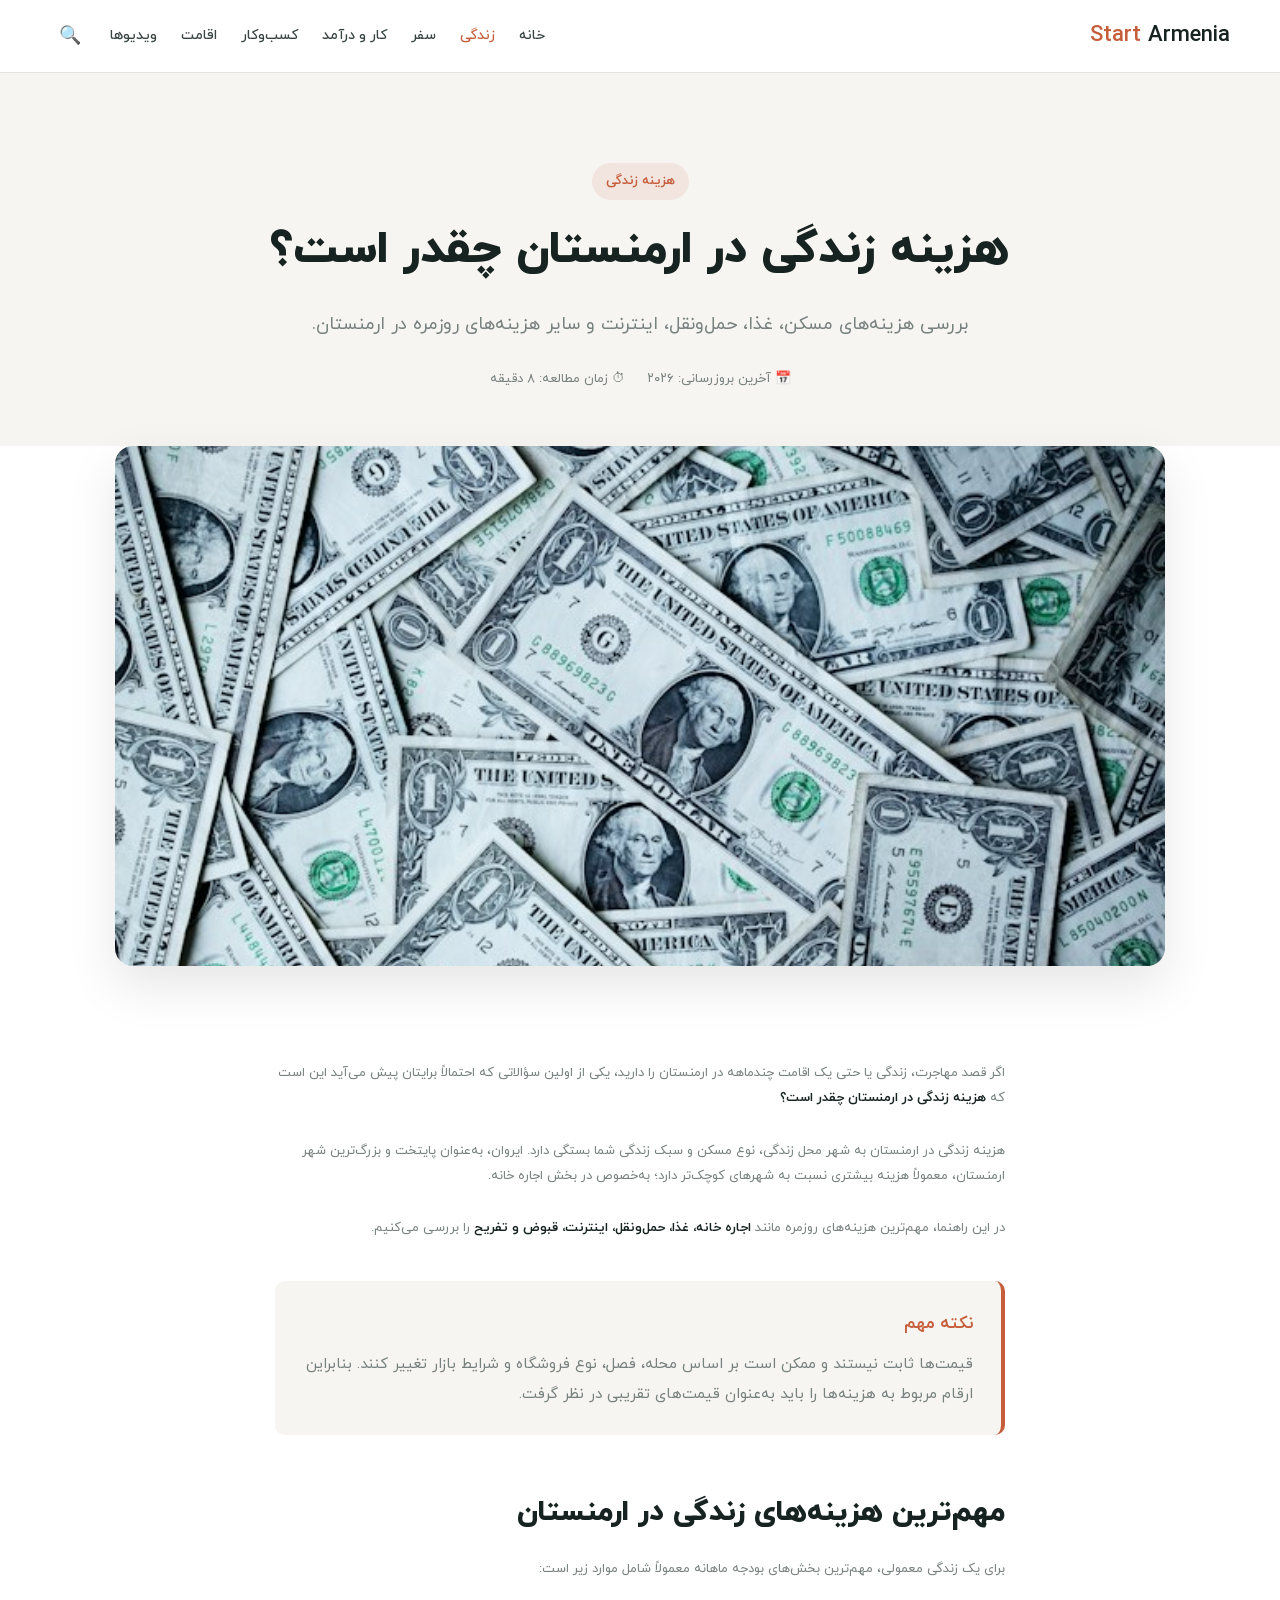
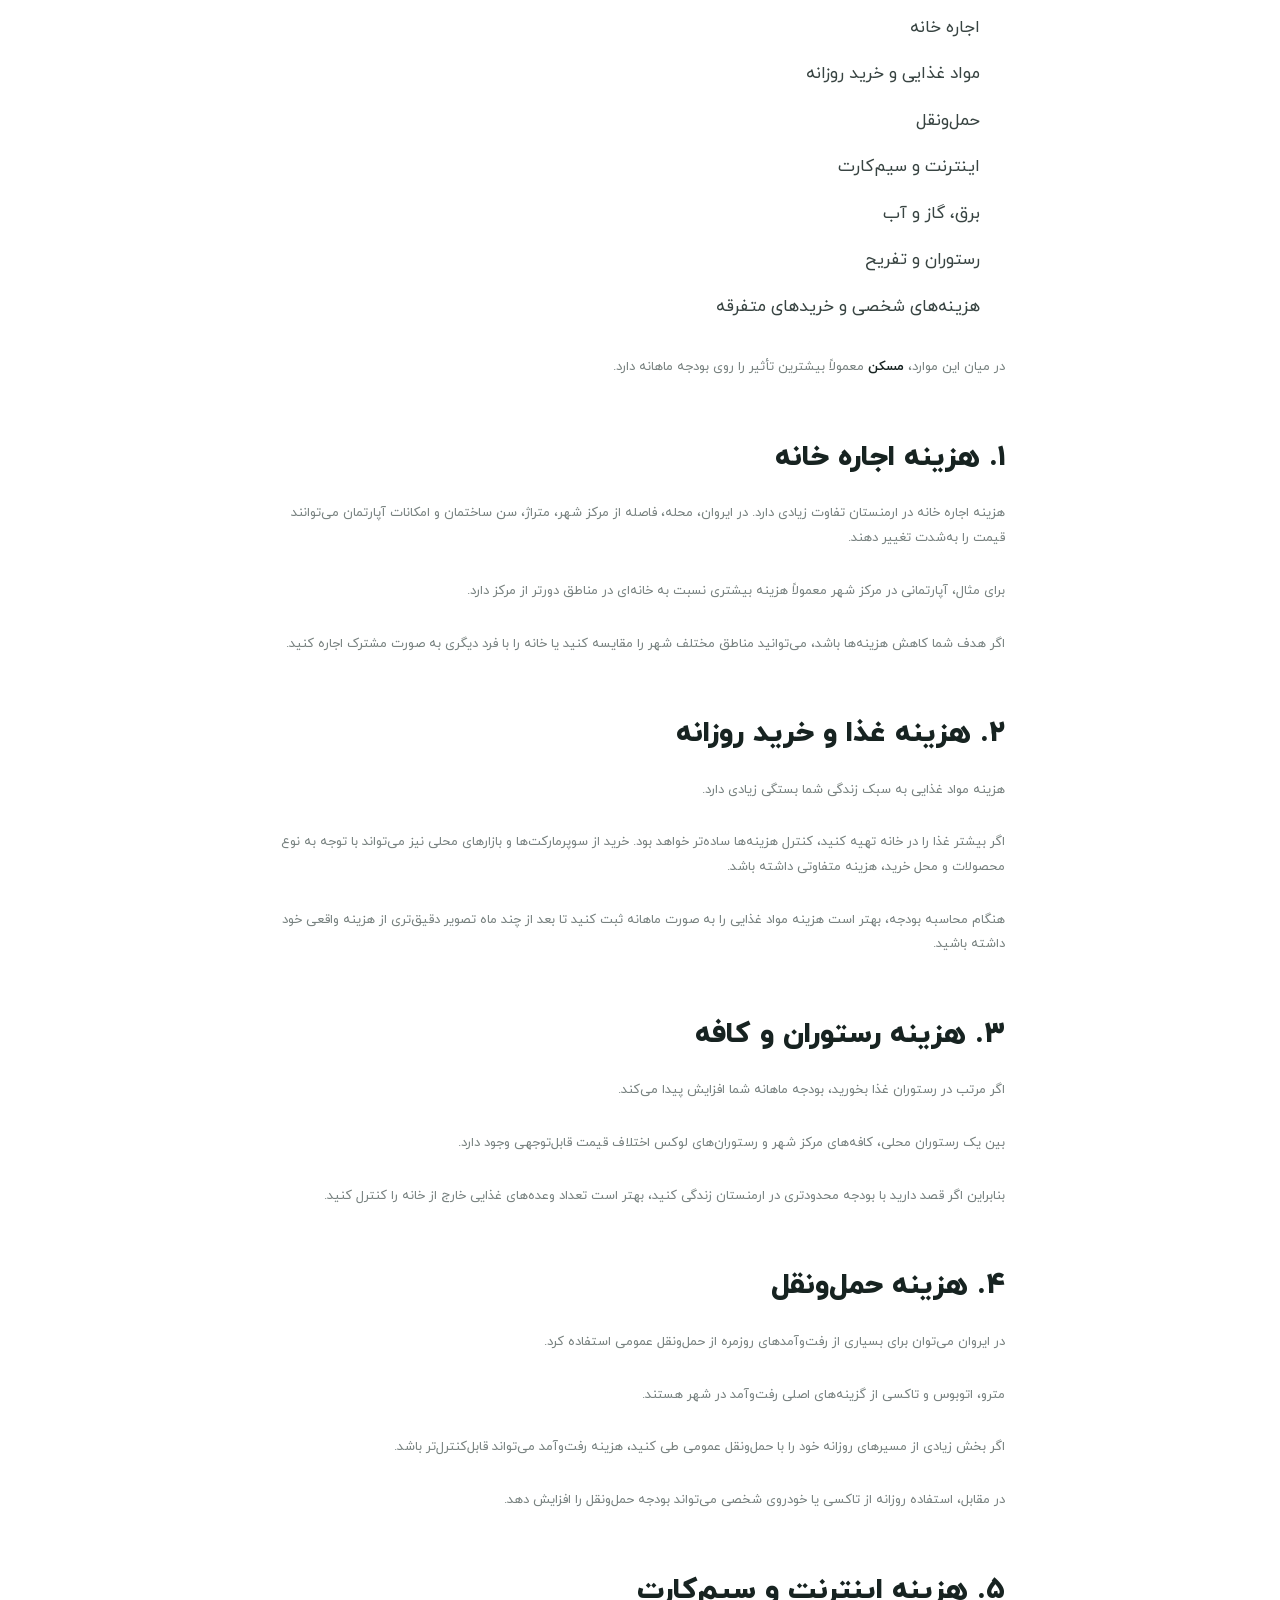
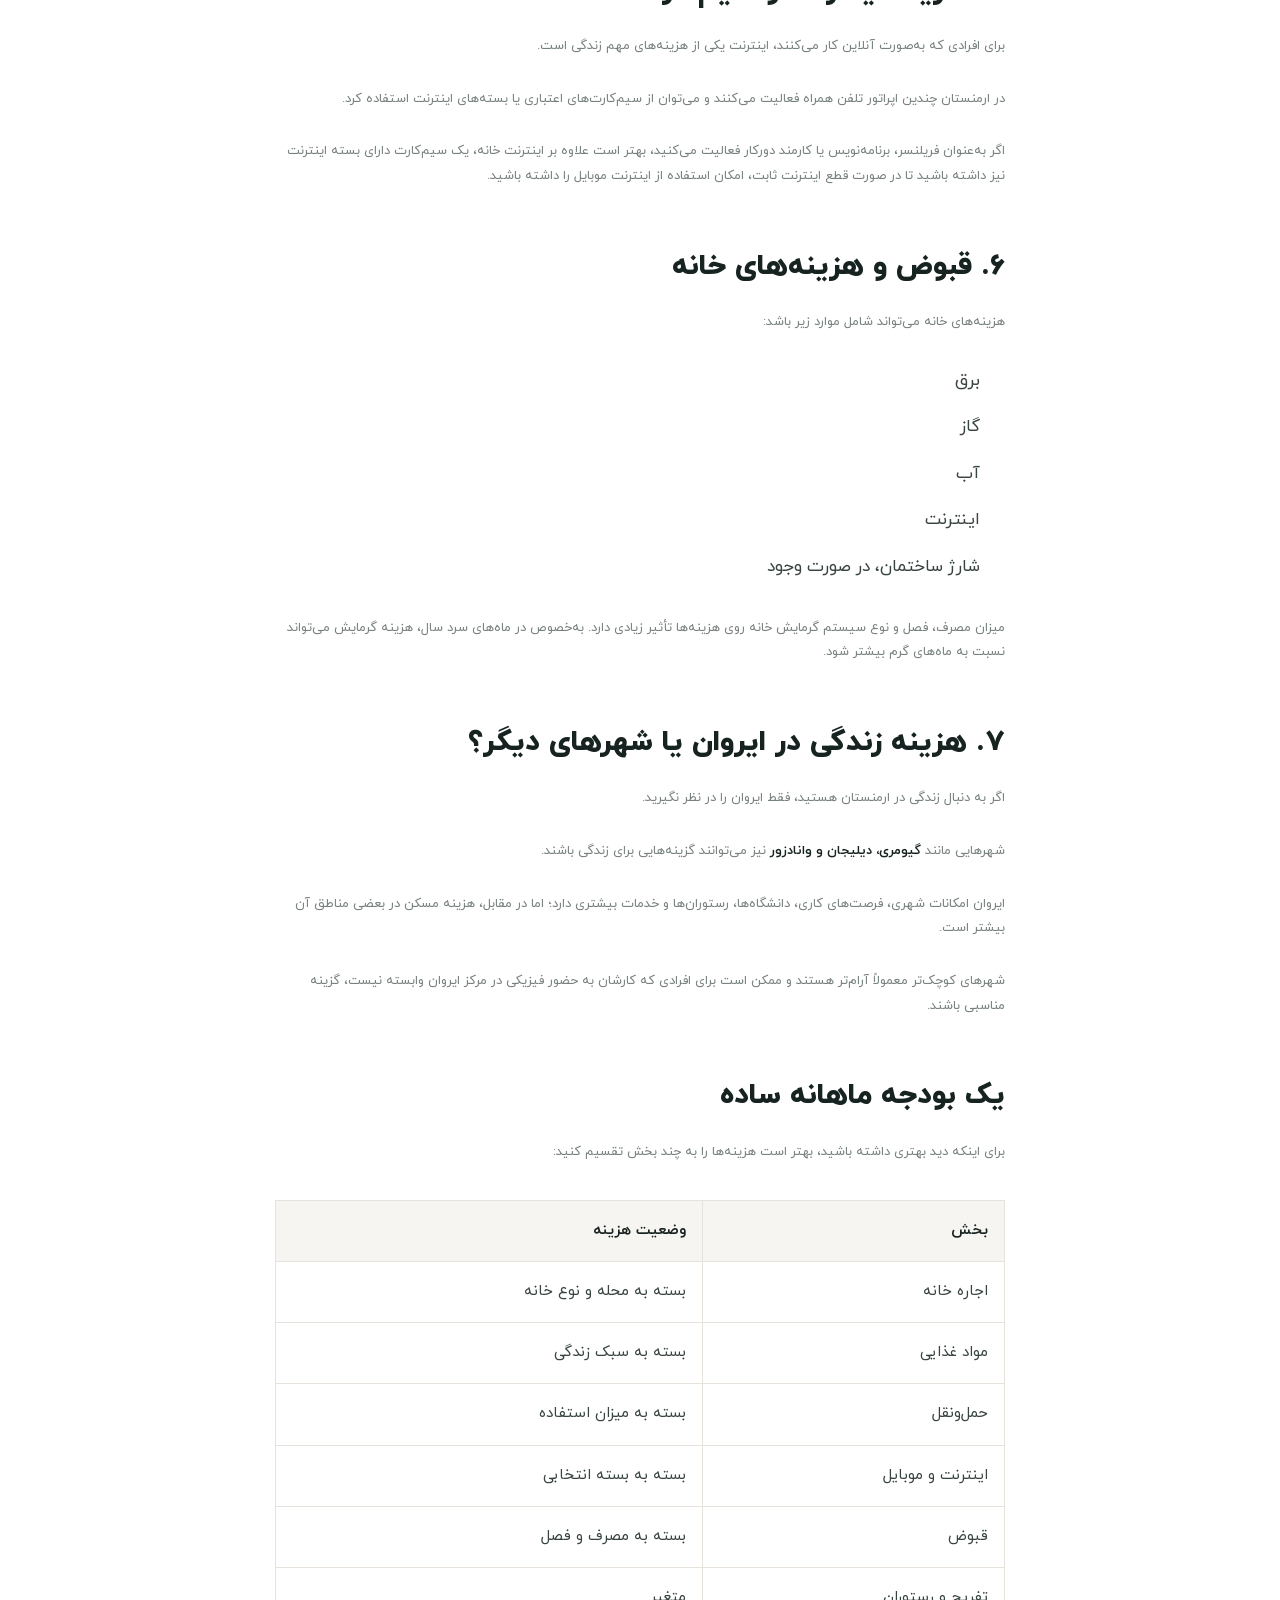
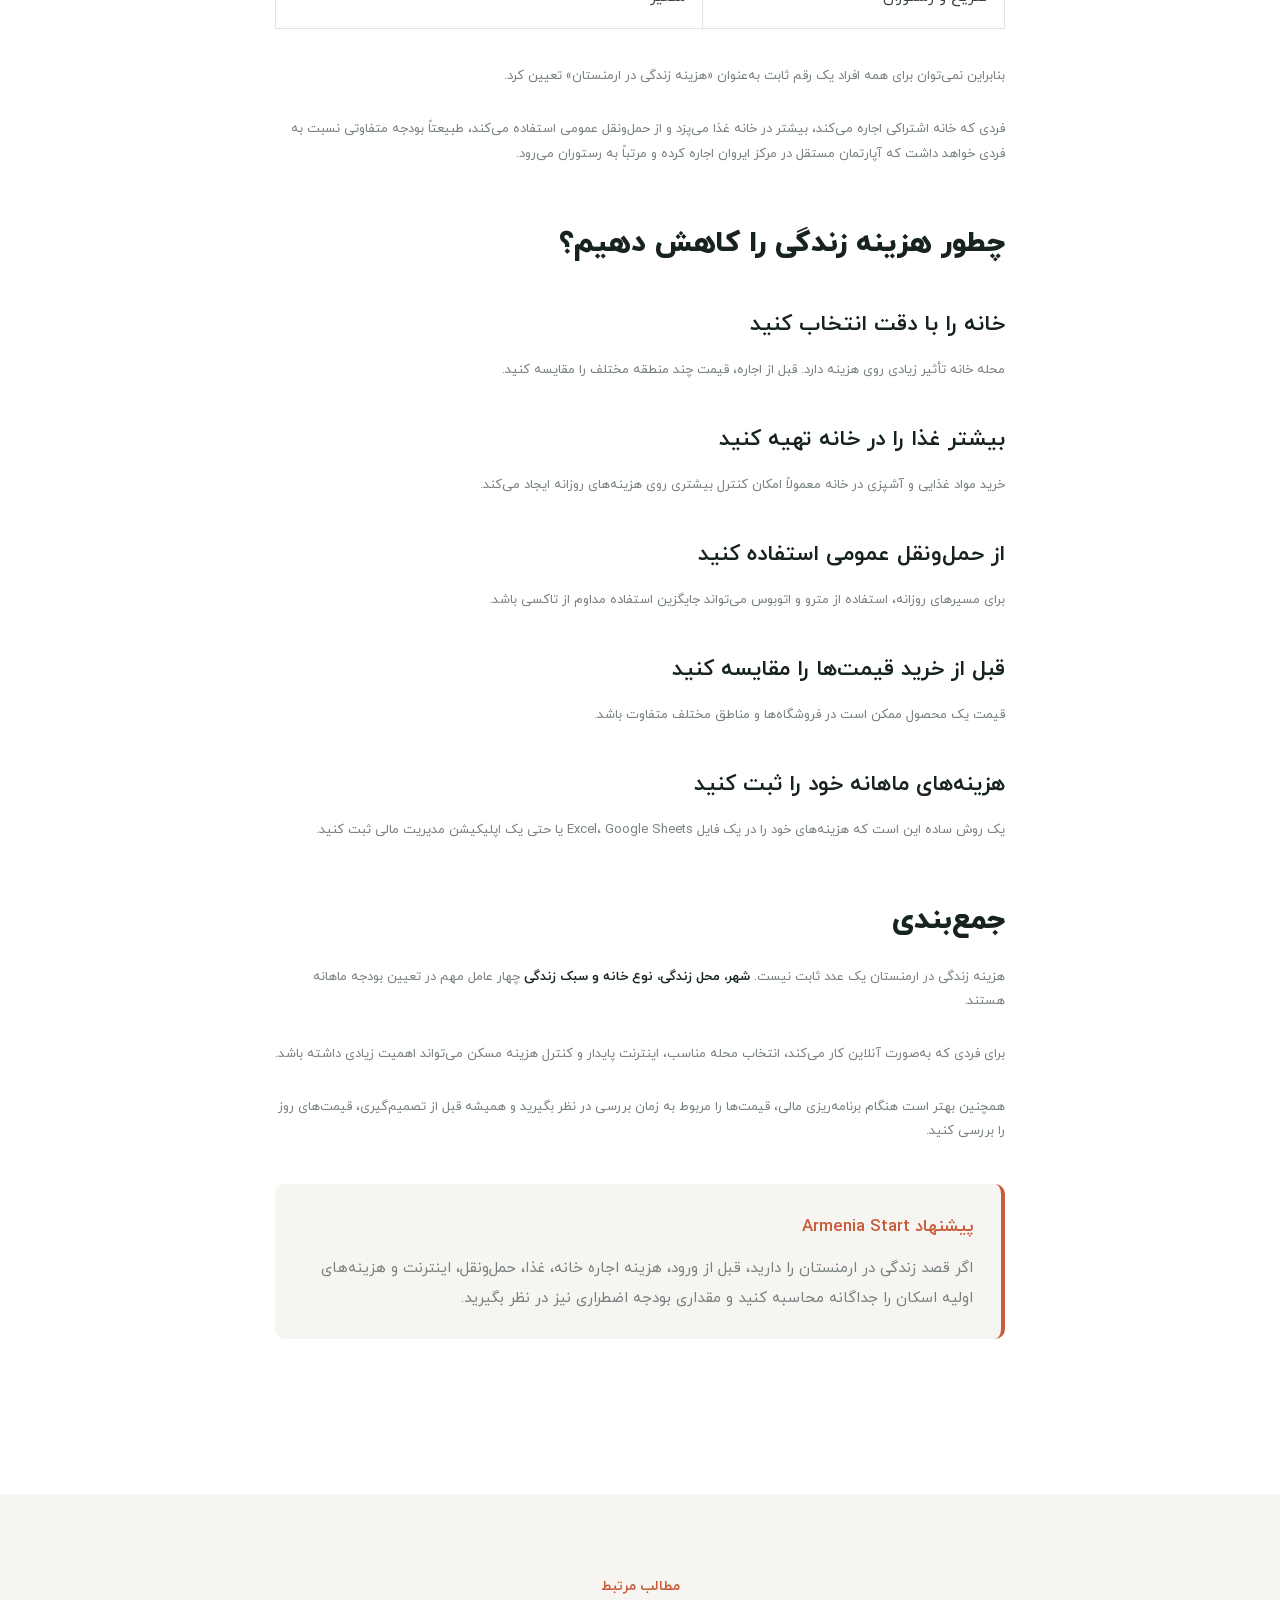
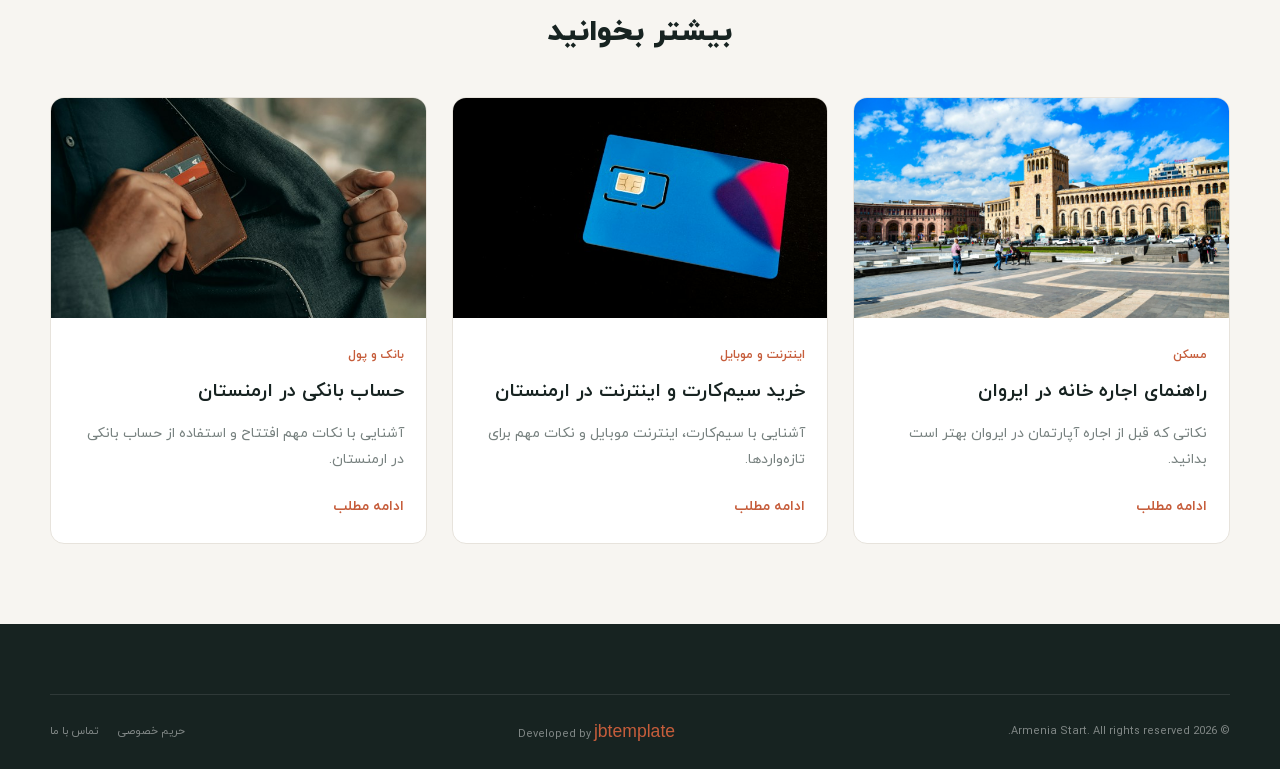
<file: articles/cost-of-living-in-armenia.html>
<!DOCTYPE html>
<html lang="fa" dir="rtl">

<head>

    <meta charset="UTF-8">

    <meta
        name="viewport"
        content="width=device-width, initial-scale=1.0"
    >

    <title>هزینه زندگی در ارمنستان چقدر است؟ | Armenia Start</title>

    <meta
        name="description"
        content="راهنمای هزینه زندگی در ارمنستان شامل اجاره خانه، غذا، حمل‌ونقل، اینترنت، قبوض و هزینه‌های روزمره."
    >

    <meta
        name="robots"
        content="index, follow"
    >

    <link
        rel="canonical"
        href="https://armeniastart.com/articles/cost-of-living-in-armenia.html"
    >

    <link
        rel="icon"
        href="../images/favicon.png"
        type="image/png"
    >

    <link
        rel="stylesheet"
        href="../css/font.css"
    >

    <link
        rel="stylesheet"
        href="../css/style.css"
    >

    <!-- Article Structured Data -->
    <script type="application/ld+json">
    {
        "@context": "https://schema.org",
        "@type": "Article",
        "headline": "هزینه زندگی در ارمنستان چقدر است؟",
        "description": "راهنمای هزینه زندگی در ارمنستان شامل اجاره خانه، غذا، حمل‌ونقل، اینترنت، قبوض و هزینه‌های روزمره.",
        "image": "https://armeniastart.com/images/yerevan-life.jpg",
        "author": {
            "@type": "Organization",
            "name": "Armenia Start"
        },
        "publisher": {
            "@type": "Organization",
            "name": "Armenia Start",
            "logo": {
                "@type": "ImageObject",
                "url": "https://armeniastart.com/images/favicon.png"
            }
        },
        "mainEntityOfPage": {
            "@type": "WebPage",
            "@id": "https://armeniastart.com/articles/cost-of-living-in-armenia.html"
        }
    }
    </script>

</head>


<body>


    <!-- Header -->

    <header class="site-header">

        <div class="container header-inner">

            <a
                href="../index.html"
                class="logo"
                aria-label="Armenia Start"
            >

                <span class="logo-armenia">
                    Armenia
                </span>

                <span class="logo-start">
                    Start
                </span>

            </a>


            <nav class="navbar">

                <ul class="nav-links">

                    <li>
                        <a href="../index.html">
                            خانه
                        </a>
                    </li>

                    <li>
                        <a href="../life.html" class="active">
                            زندگی
                        </a>
                    </li>

                    <li>
                        <a href="../travel.html">
                            سفر
                        </a>
                    </li>

                    <li>
                        <a href="../work.html">
                            کار و درآمد
                        </a>
                    </li>

                    <li>
                        <a href="../business.html">
                            کسب‌وکار
                        </a>
                    </li>

                    <li>
                        <a href="../residency.html">
                            اقامت
                        </a>
                    </li>

                    <li>
                        <a href="../videos.html">
                            ویدیوها
                        </a>
                    </li>

                </ul>

            </nav>


            <button
                class="search-button"
                type="button"
                aria-label="جستجو"
            >
                🔍
            </button>


            <button
                class="menu-toggle"
                type="button"
                aria-label="باز کردن منو"
                aria-expanded="false"
            >

                <span></span>
                <span></span>
                <span></span>

            </button>

        </div>

    </header>



    <main class="article-page">


        <!-- Article Header -->

        <header class="article-header">

            <div class="container article-container">

                <span class="article-category">
                    هزینه زندگی
                </span>

                <h1>
                    هزینه زندگی در ارمنستان چقدر است؟
                </h1>

                <p class="article-intro">
                    بررسی هزینه‌های مسکن، غذا، حمل‌ونقل،
                    اینترنت و سایر هزینه‌های روزمره در ارمنستان.
                </p>

                <div class="article-meta">

                    <span>
                        📅 آخرین بروزرسانی: ۲۰۲۶
                    </span>

                    <span>
                        ⏱ زمان مطالعه: ۸ دقیقه
                    </span>

                </div>

            </div>

        </header>



        <!-- Featured Image -->

        <div class="article-featured-image">

            <img
                src="../images/yerevan-life.jpg"
                alt="زندگی در ارمنستان"
            >

        </div>



        <!-- Article Content -->

        <article class="article-content">


            <p>
                اگر قصد مهاجرت، زندگی یا حتی یک اقامت چندماهه
                در ارمنستان را دارید، یکی از اولین سؤالاتی که
                احتمالاً برایتان پیش می‌آید این است که
                <strong>
                    هزینه زندگی در ارمنستان چقدر است؟
                </strong>
            </p>


            <p>
                هزینه زندگی در ارمنستان به شهر محل زندگی،
                نوع مسکن و سبک زندگی شما بستگی دارد.
                ایروان، به‌عنوان پایتخت و بزرگ‌ترین شهر ارمنستان،
                معمولاً هزینه بیشتری نسبت به شهرهای کوچک‌تر دارد؛
                به‌خصوص در بخش اجاره خانه.
            </p>


            <p>
                در این راهنما، مهم‌ترین هزینه‌های روزمره مانند
                <strong>
                    اجاره خانه، غذا، حمل‌ونقل، اینترنت،
                    قبوض و تفریح
                </strong>
                را بررسی می‌کنیم.
            </p>



            <div class="article-note">

                <strong>
                    نکته مهم
                </strong>

                <p>
                    قیمت‌ها ثابت نیستند و ممکن است بر اساس
                    محله، فصل، نوع فروشگاه و شرایط بازار تغییر کنند.
                    بنابراین ارقام مربوط به هزینه‌ها را باید
                    به‌عنوان قیمت‌های تقریبی در نظر گرفت.
                </p>

            </div>



            <h2>
                مهم‌ترین هزینه‌های زندگی در ارمنستان
            </h2>


            <p>
                برای یک زندگی معمولی، مهم‌ترین بخش‌های بودجه
                ماهانه معمولاً شامل موارد زیر است:
            </p>


            <ul>

                <li>
                    اجاره خانه
                </li>

                <li>
                    مواد غذایی و خرید روزانه
                </li>

                <li>
                    حمل‌ونقل
                </li>

                <li>
                    اینترنت و سیم‌کارت
                </li>

                <li>
                    برق، گاز و آب
                </li>

                <li>
                    رستوران و تفریح
                </li>

                <li>
                    هزینه‌های شخصی و خریدهای متفرقه
                </li>

            </ul>


            <p>
                در میان این موارد، <strong>مسکن</strong>
                معمولاً بیشترین تأثیر را روی بودجه ماهانه دارد.
            </p>



            <h2>
                ۱. هزینه اجاره خانه
            </h2>


            <p>
                هزینه اجاره خانه در ارمنستان تفاوت زیادی دارد.
                در ایروان، محله، فاصله از مرکز شهر، متراژ،
                سن ساختمان و امکانات آپارتمان می‌توانند
                قیمت را به‌شدت تغییر دهند.
            </p>


            <p>
                برای مثال، آپارتمانی در مرکز شهر معمولاً
                هزینه بیشتری نسبت به خانه‌ای در مناطق دورتر
                از مرکز دارد.
            </p>


            <p>
                اگر هدف شما کاهش هزینه‌ها باشد، می‌توانید
                مناطق مختلف شهر را مقایسه کنید یا خانه را
                با فرد دیگری به صورت مشترک اجاره کنید.
            </p>



            <h2>
                ۲. هزینه غذا و خرید روزانه
            </h2>


            <p>
                هزینه مواد غذایی به سبک زندگی شما بستگی زیادی دارد.
            </p>


            <p>
                اگر بیشتر غذا را در خانه تهیه کنید،
                کنترل هزینه‌ها ساده‌تر خواهد بود.
                خرید از سوپرمارکت‌ها و بازارهای محلی نیز
                می‌تواند با توجه به نوع محصولات و محل خرید،
                هزینه متفاوتی داشته باشد.
            </p>


            <p>
                هنگام محاسبه بودجه، بهتر است هزینه مواد غذایی
                را به صورت ماهانه ثبت کنید تا بعد از چند ماه
                تصویر دقیق‌تری از هزینه واقعی خود داشته باشید.
            </p>



            <h2>
                ۳. هزینه رستوران و کافه
            </h2>


            <p>
                اگر مرتب در رستوران غذا بخورید،
                بودجه ماهانه شما افزایش پیدا می‌کند.
            </p>


            <p>
                بین یک رستوران محلی، کافه‌های مرکز شهر
                و رستوران‌های لوکس اختلاف قیمت قابل‌توجهی وجود دارد.
            </p>


            <p>
                بنابراین اگر قصد دارید با بودجه محدودتری
                در ارمنستان زندگی کنید، بهتر است تعداد وعده‌های
                غذایی خارج از خانه را کنترل کنید.
            </p>



            <h2>
                ۴. هزینه حمل‌ونقل
            </h2>


            <p>
                در ایروان می‌توان برای بسیاری از رفت‌وآمدهای
                روزمره از حمل‌ونقل عمومی استفاده کرد.
            </p>


            <p>
                مترو، اتوبوس و تاکسی از گزینه‌های اصلی
                رفت‌وآمد در شهر هستند.
            </p>


            <p>
                اگر بخش زیادی از مسیرهای روزانه خود را
                با حمل‌ونقل عمومی طی کنید، هزینه رفت‌وآمد
                می‌تواند قابل‌کنترل‌تر باشد.
            </p>


            <p>
                در مقابل، استفاده روزانه از تاکسی یا خودروی
                شخصی می‌تواند بودجه حمل‌ونقل را افزایش دهد.
            </p>



            <h2>
                ۵. هزینه اینترنت و سیم‌کارت
            </h2>


            <p>
                برای افرادی که به‌صورت آنلاین کار می‌کنند،
                اینترنت یکی از هزینه‌های مهم زندگی است.
            </p>


            <p>
                در ارمنستان چندین اپراتور تلفن همراه فعالیت
                می‌کنند و می‌توان از سیم‌کارت‌های اعتباری
                یا بسته‌های اینترنت استفاده کرد.
            </p>


            <p>
                اگر به‌عنوان فریلنسر، برنامه‌نویس یا کارمند
                دورکار فعالیت می‌کنید، بهتر است علاوه بر
                اینترنت خانه، یک سیم‌کارت دارای بسته اینترنت
                نیز داشته باشید تا در صورت قطع اینترنت ثابت،
                امکان استفاده از اینترنت موبایل را داشته باشید.
            </p>



            <h2>
                ۶. قبوض و هزینه‌های خانه
            </h2>


            <p>
                هزینه‌های خانه می‌تواند شامل موارد زیر باشد:
            </p>


            <ul>

                <li>
                    برق
                </li>

                <li>
                    گاز
                </li>

                <li>
                    آب
                </li>

                <li>
                    اینترنت
                </li>

                <li>
                    شارژ ساختمان، در صورت وجود
                </li>

            </ul>


            <p>
                میزان مصرف، فصل و نوع سیستم گرمایش خانه
                روی هزینه‌ها تأثیر زیادی دارد.
                به‌خصوص در ماه‌های سرد سال، هزینه گرمایش
                می‌تواند نسبت به ماه‌های گرم بیشتر شود.
            </p>



            <h2>
                ۷. هزینه زندگی در ایروان یا شهرهای دیگر؟
            </h2>


            <p>
                اگر به دنبال زندگی در ارمنستان هستید،
                فقط ایروان را در نظر نگیرید.
            </p>


            <p>
                شهرهایی مانند
                <strong>گیومری، دیلیجان و وانادزور</strong>
                نیز می‌توانند گزینه‌هایی برای زندگی باشند.
            </p>


            <p>
                ایروان امکانات شهری، فرصت‌های کاری، دانشگاه‌ها،
                رستوران‌ها و خدمات بیشتری دارد؛ اما در مقابل،
                هزینه مسکن در بعضی مناطق آن بیشتر است.
            </p>


            <p>
                شهرهای کوچک‌تر معمولاً آرام‌تر هستند و ممکن است
                برای افرادی که کارشان به حضور فیزیکی در مرکز
                ایروان وابسته نیست، گزینه مناسبی باشند.
            </p>



            <h2>
                یک بودجه ماهانه ساده
            </h2>


            <p>
                برای اینکه دید بهتری داشته باشید، بهتر است
                هزینه‌ها را به چند بخش تقسیم کنید:
            </p>


            <div class="table-wrapper">

                <table>

                    <thead>

                        <tr>

                            <th>
                                بخش
                            </th>

                            <th>
                                وضعیت هزینه
                            </th>

                        </tr>

                    </thead>

                    <tbody>

                        <tr>

                            <td>
                                اجاره خانه
                            </td>

                            <td>
                                بسته به محله و نوع خانه
                            </td>

                        </tr>

                        <tr>

                            <td>
                                مواد غذایی
                            </td>

                            <td>
                                بسته به سبک زندگی
                            </td>

                        </tr>

                        <tr>

                            <td>
                                حمل‌ونقل
                            </td>

                            <td>
                                بسته به میزان استفاده
                            </td>

                        </tr>

                        <tr>

                            <td>
                                اینترنت و موبایل
                            </td>

                            <td>
                                بسته به بسته انتخابی
                            </td>

                        </tr>

                        <tr>

                            <td>
                                قبوض
                            </td>

                            <td>
                                بسته به مصرف و فصل
                            </td>

                        </tr>

                        <tr>

                            <td>
                                تفریح و رستوران
                            </td>

                            <td>
                                متغیر
                            </td>

                        </tr>

                    </tbody>

                </table>

            </div>



            <p>
                بنابراین نمی‌توان برای همه افراد یک رقم ثابت
                به‌عنوان «هزینه زندگی در ارمنستان» تعیین کرد.
            </p>


            <p>
                فردی که خانه اشتراکی اجاره می‌کند، بیشتر در خانه
                غذا می‌پزد و از حمل‌ونقل عمومی استفاده می‌کند،
                طبیعتاً بودجه متفاوتی نسبت به فردی خواهد داشت
                که آپارتمان مستقل در مرکز ایروان اجاره کرده
                و مرتباً به رستوران می‌رود.
            </p>



            <h2>
                چطور هزینه زندگی را کاهش دهیم؟
            </h2>


            <h3>
                خانه را با دقت انتخاب کنید
            </h3>


            <p>
                محله خانه تأثیر زیادی روی هزینه دارد.
                قبل از اجاره، قیمت چند منطقه مختلف را مقایسه کنید.
            </p>


            <h3>
                بیشتر غذا را در خانه تهیه کنید
            </h3>


            <p>
                خرید مواد غذایی و آشپزی در خانه معمولاً
                امکان کنترل بیشتری روی هزینه‌های روزانه ایجاد می‌کند.
            </p>


            <h3>
                از حمل‌ونقل عمومی استفاده کنید
            </h3>


            <p>
                برای مسیرهای روزانه، استفاده از مترو و اتوبوس
                می‌تواند جایگزین استفاده مداوم از تاکسی باشد.
            </p>


            <h3>
                قبل از خرید قیمت‌ها را مقایسه کنید
            </h3>


            <p>
                قیمت یک محصول ممکن است در فروشگاه‌ها و مناطق
                مختلف متفاوت باشد.
            </p>


            <h3>
                هزینه‌های ماهانه خود را ثبت کنید
            </h3>


            <p>
                یک روش ساده این است که هزینه‌های خود را در یک
                فایل Excel، Google Sheets یا حتی یک اپلیکیشن
                مدیریت مالی ثبت کنید.
            </p>



            <h2>
                جمع‌بندی
            </h2>


            <p>
                هزینه زندگی در ارمنستان یک عدد ثابت نیست.
                <strong>
                    شهر، محل زندگی، نوع خانه و سبک زندگی
                </strong>
                چهار عامل مهم در تعیین بودجه ماهانه هستند.
            </p>


            <p>
                برای فردی که به‌صورت آنلاین کار می‌کند،
                انتخاب محله مناسب، اینترنت پایدار و کنترل
                هزینه مسکن می‌تواند اهمیت زیادی داشته باشد.
            </p>


            <p>
                همچنین بهتر است هنگام برنامه‌ریزی مالی،
                قیمت‌ها را مربوط به زمان بررسی در نظر بگیرید
                و همیشه قبل از تصمیم‌گیری، قیمت‌های روز را
                بررسی کنید.
            </p>


            <div class="article-note">

                <strong>
                    پیشنهاد Armenia Start
                </strong>

                <p>
                    اگر قصد زندگی در ارمنستان را دارید،
                    قبل از ورود، هزینه اجاره خانه، غذا،
                    حمل‌ونقل، اینترنت و هزینه‌های اولیه
                    اسکان را جداگانه محاسبه کنید و مقداری
                    بودجه اضطراری نیز در نظر بگیرید.
                </p>

            </div>


        </article>



        <!-- Related Articles -->

        <section class="related-articles">

            <div class="container">

                <div class="section-heading">

                    <span>
                        مطالب مرتبط
                    </span>

                    <h2>
                        بیشتر بخوانید
                    </h2>

                </div>


                <div class="articles-grid">


                    <article class="article-card">

                        <img
                            src="../images/yerevan.jpg"
                            alt="اجاره خانه در ایروان"
                        >

                        <div class="article-card-content">

                            <span class="article-category">
                                مسکن
                            </span>

                            <h3>
                                راهنمای اجاره خانه در ایروان
                            </h3>

                            <p>
                                نکاتی که قبل از اجاره آپارتمان
                                در ایروان بهتر است بدانید.
                            </p>

                            <a href="renting-house-in-yerevan.html">
                                ادامه مطلب
                            </a>

                        </div>

                    </article>


                    <article class="article-card">

                        <img
                            src="../images/sim-card-armenia.jpg"
                            alt="سیم کارت در ارمنستان"
                        >

                        <div class="article-card-content">

                            <span class="article-category">
                                اینترنت و موبایل
                            </span>

                            <h3>
                                خرید سیم‌کارت و اینترنت در ارمنستان
                            </h3>

                            <p>
                                آشنایی با سیم‌کارت، اینترنت موبایل
                                و نکات مهم برای تازه‌واردها.
                            </p>

                            <a href="sim-card-in-armenia.html">
                                ادامه مطلب
                            </a>

                        </div>

                    </article>


                    <article class="article-card">

                        <img
                            src="../images/banking-armenia.jpg"
                            alt="حساب بانکی در ارمنستان"
                        >

                        <div class="article-card-content">

                            <span class="article-category">
                                بانک و پول
                            </span>

                            <h3>
                                حساب بانکی در ارمنستان
                            </h3>

                            <p>
                                آشنایی با نکات مهم افتتاح و استفاده
                                از حساب بانکی در ارمنستان.
                            </p>

                            <a href="bank-account-in-armenia.html">
                                ادامه مطلب
                            </a>

                        </div>

                    </article>


                </div>

            </div>

        </section>


    </main>



    <!-- Footer -->

    <footer class="site-footer">

        <div class="container">

            <div class="footer-bottom">

                <p>
                    © 2026 Armenia Start.
                    All rights reserved.
                </p>

                <p>
                    Developed by
                    <a
                        class="develope"
                        href="https://www.jbtemplate.com/"
                    >
                        jbtemplate
                    </a>
                </p>

                <div>

                    <a href="../privacy.html">
                        حریم خصوصی
                    </a>

                    <a href="../contact.html">
                        تماس با ما
                    </a>

                </div>

            </div>

        </div>

    </footer>



    <script src="../js/main.js"></script>

</body>

</html>
</file>
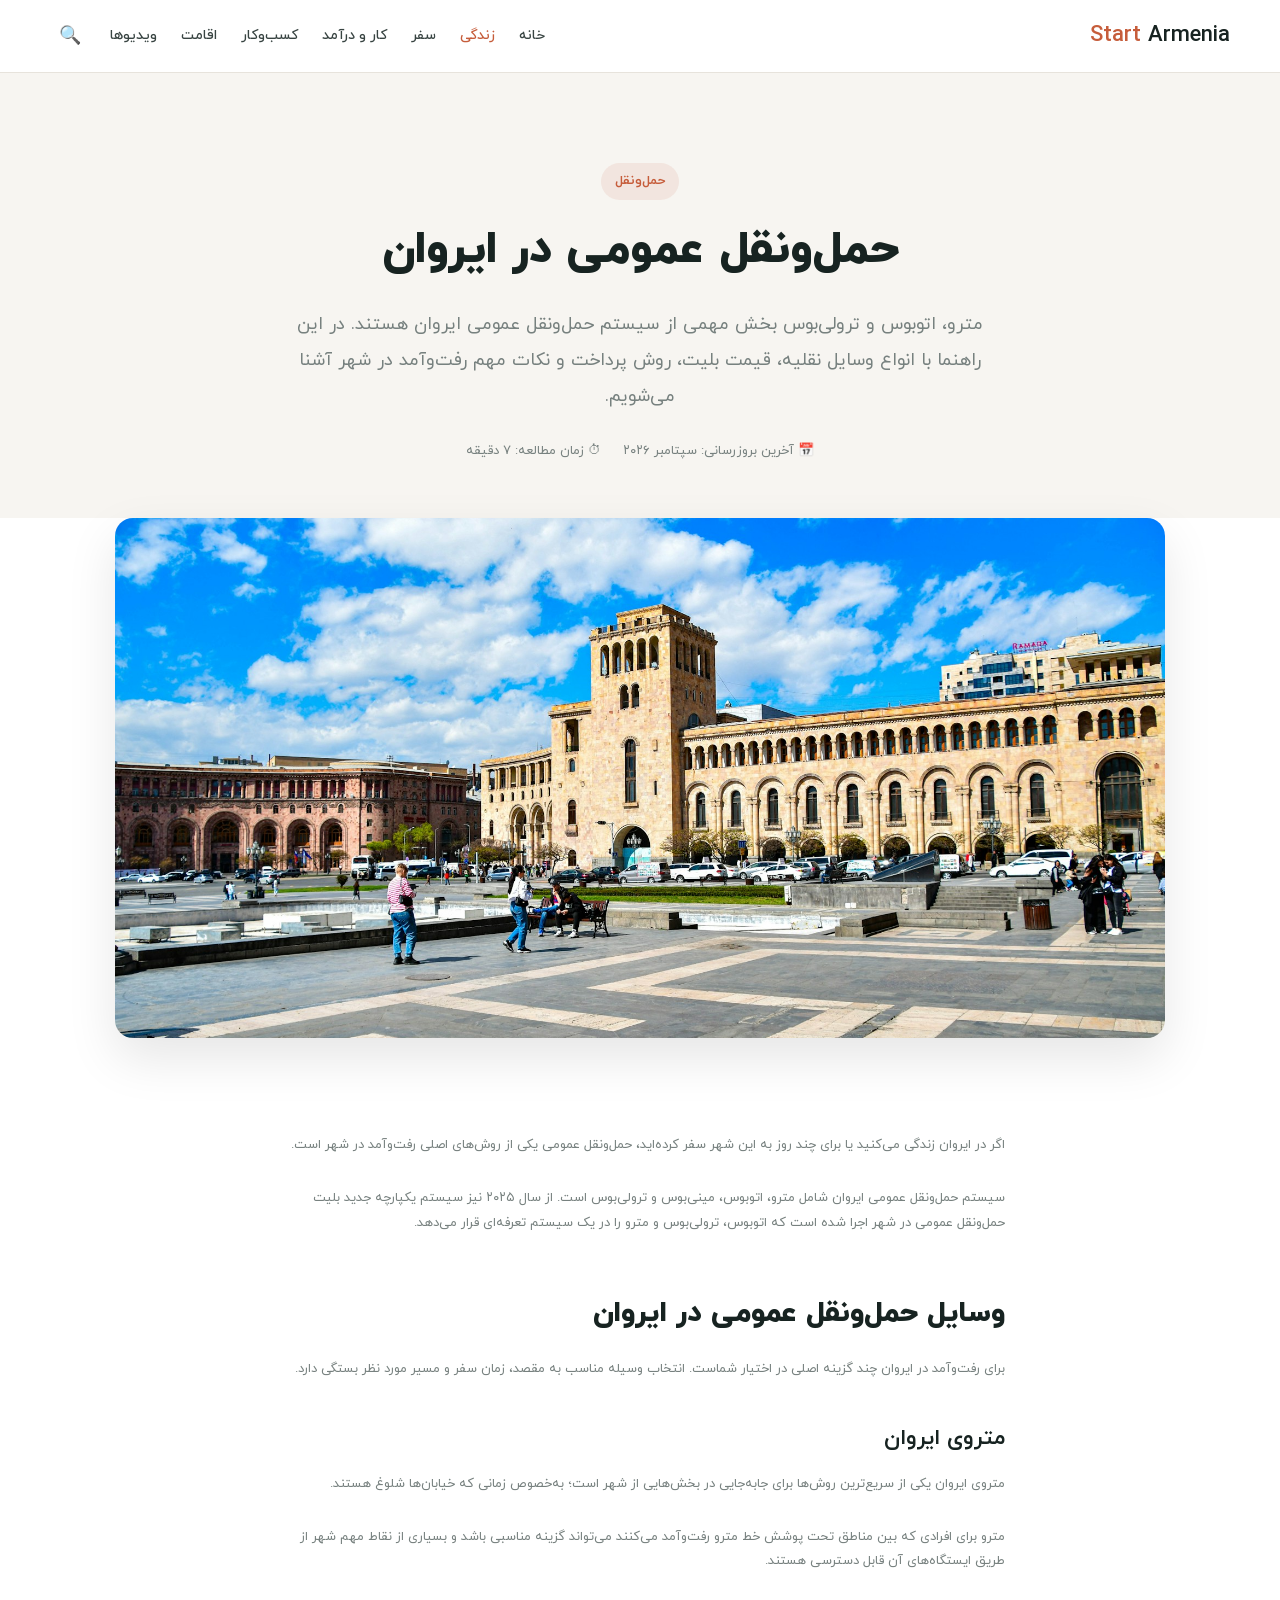
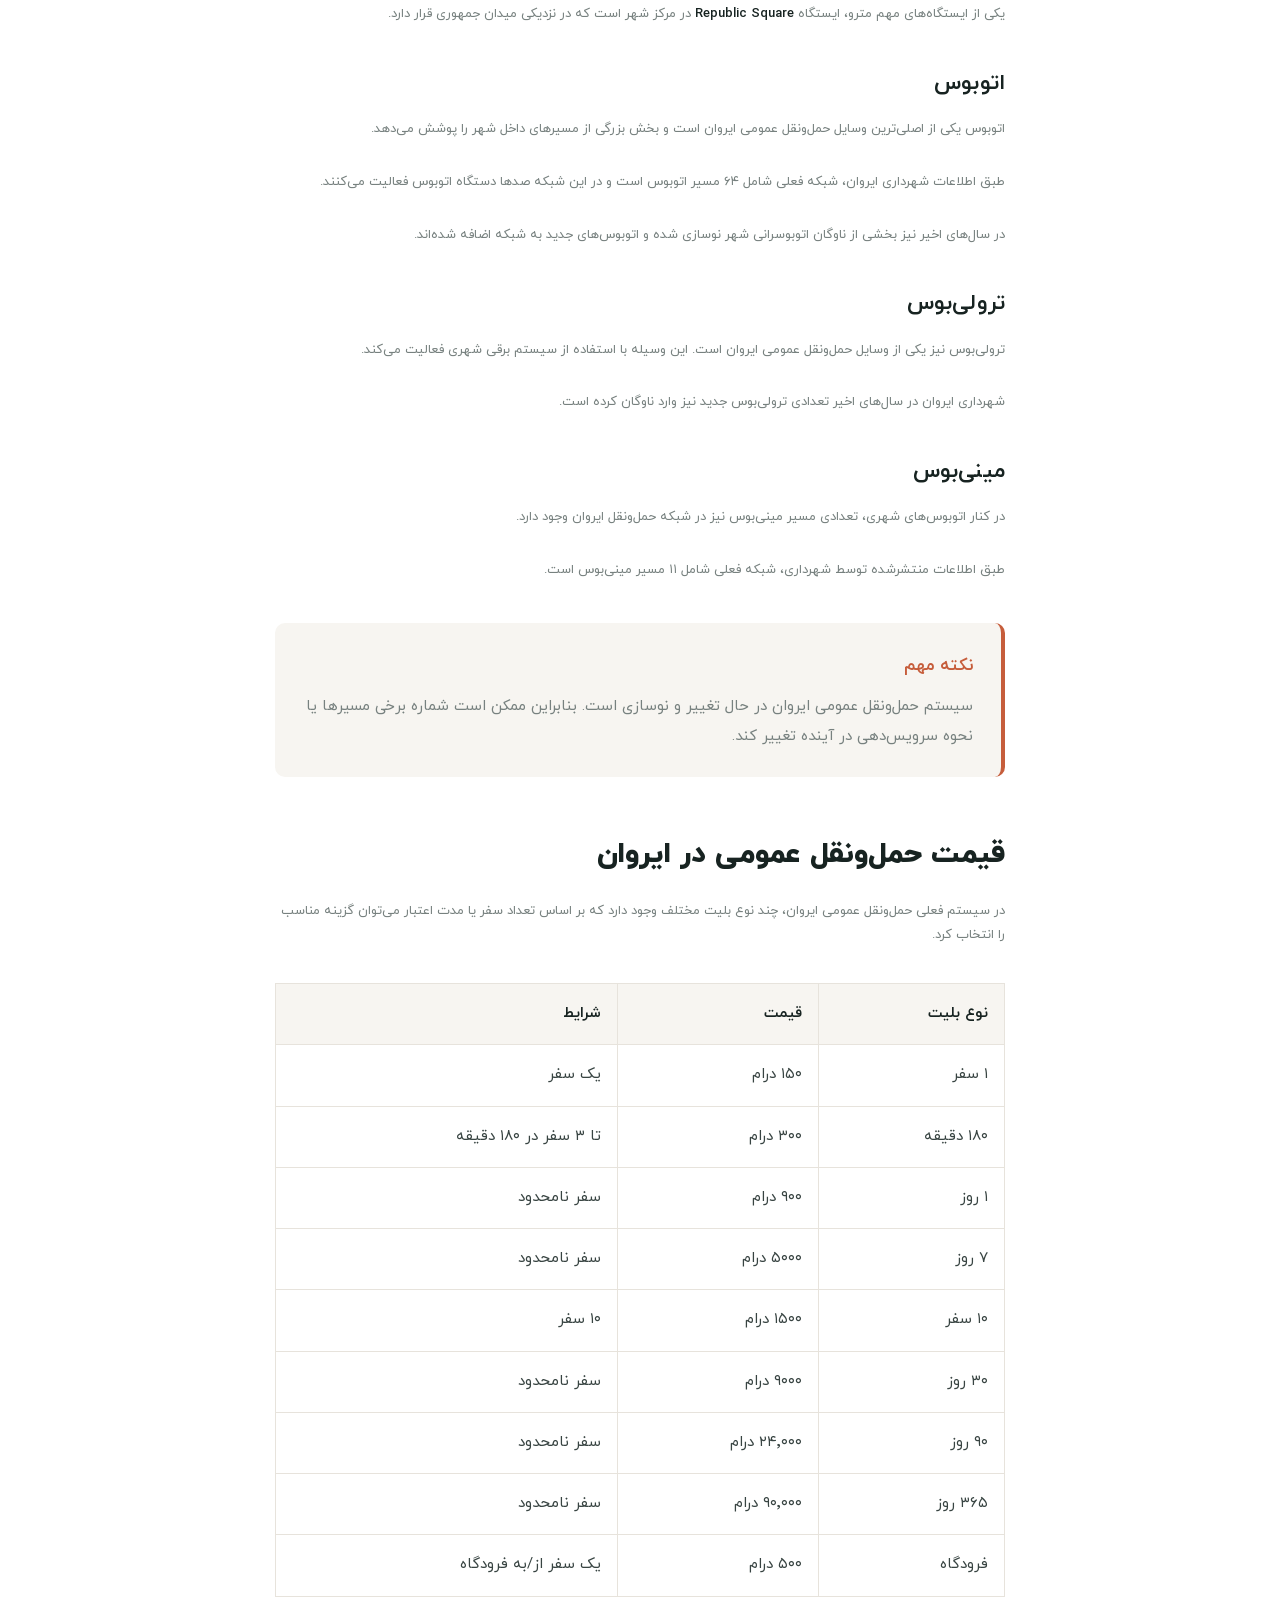
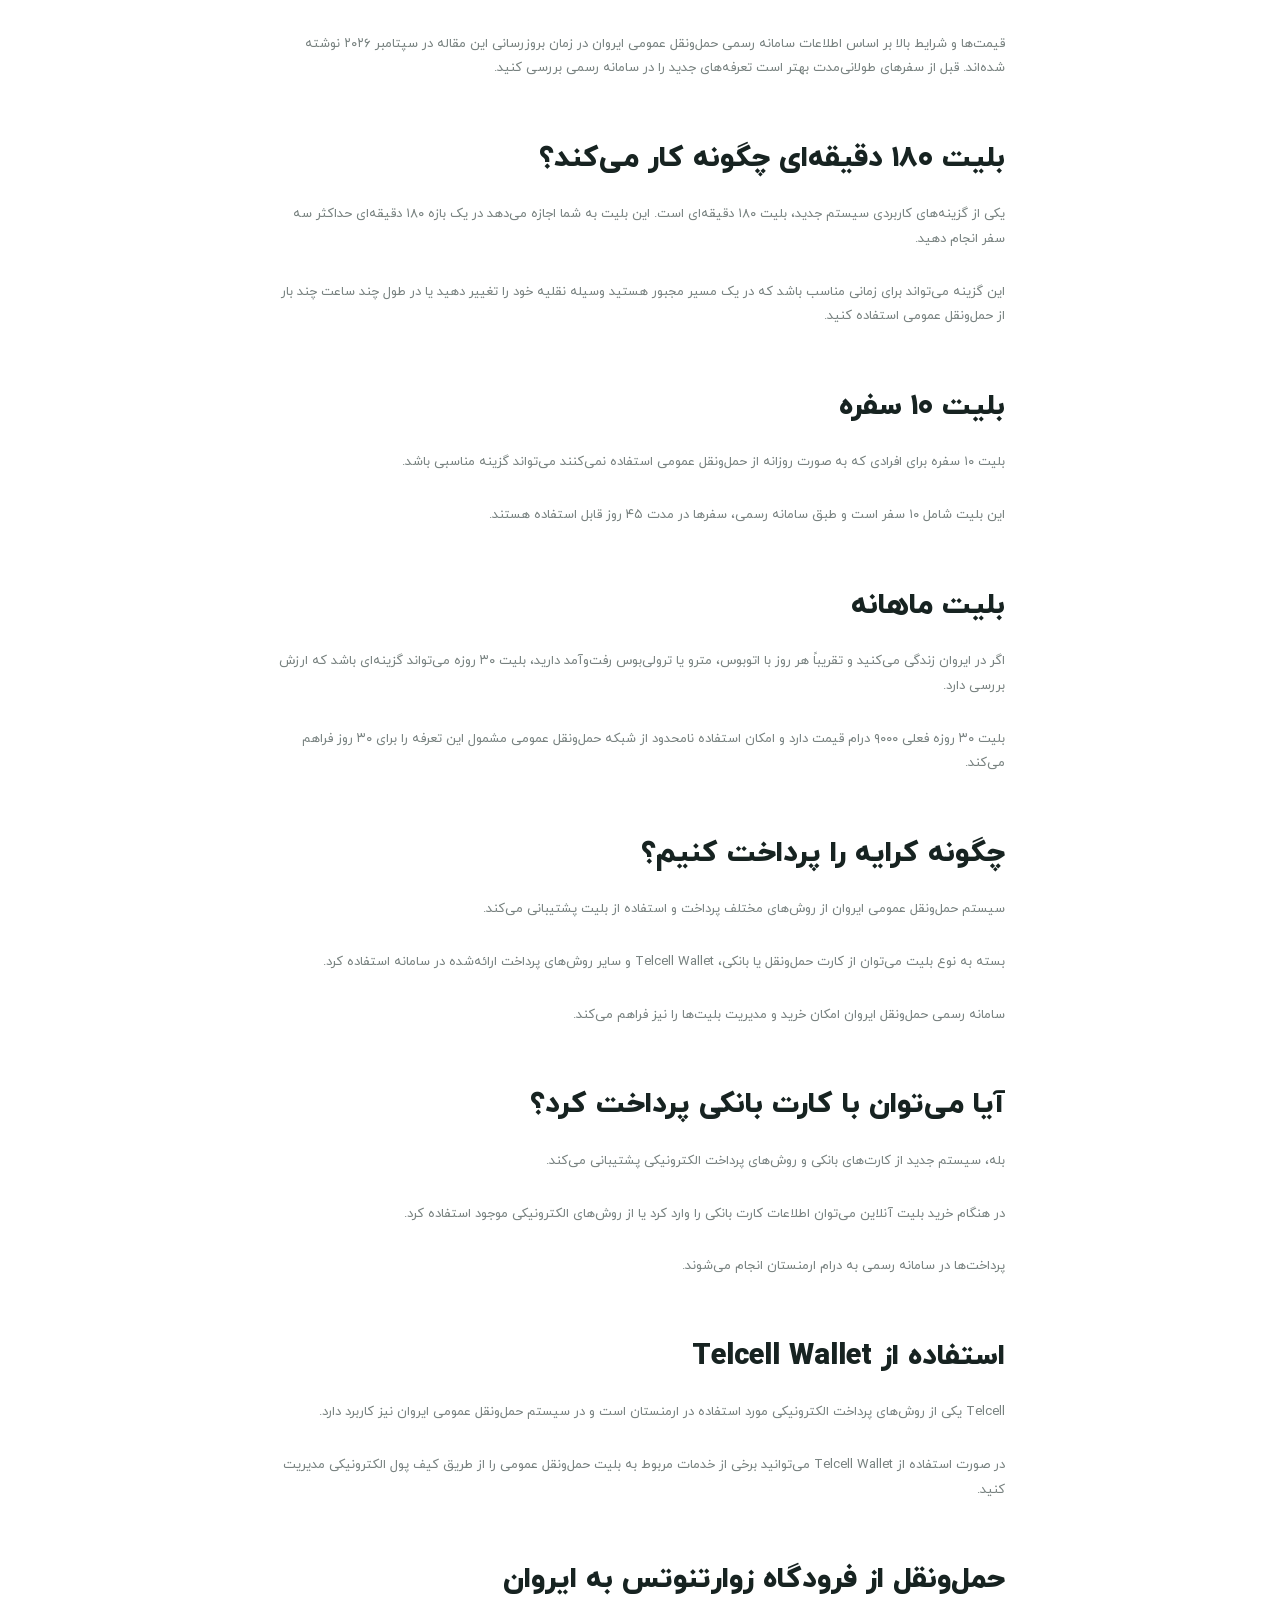
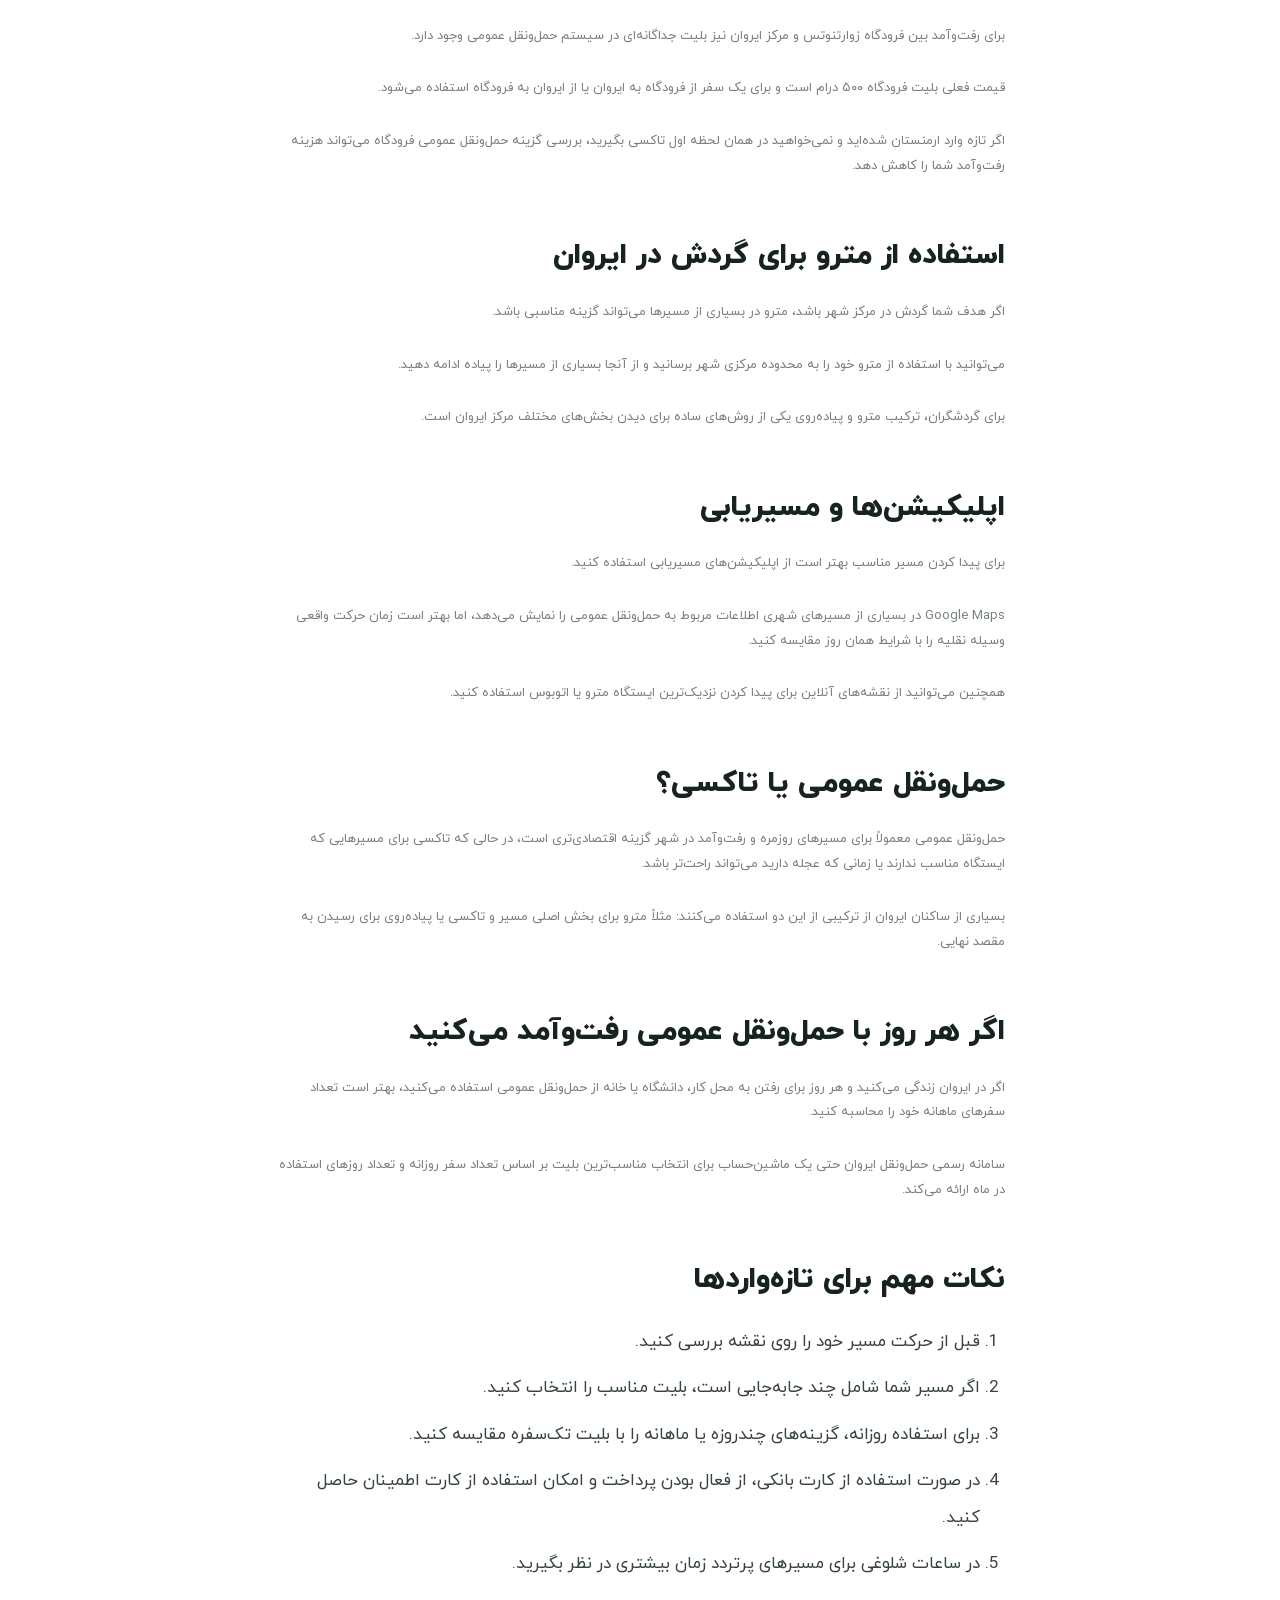
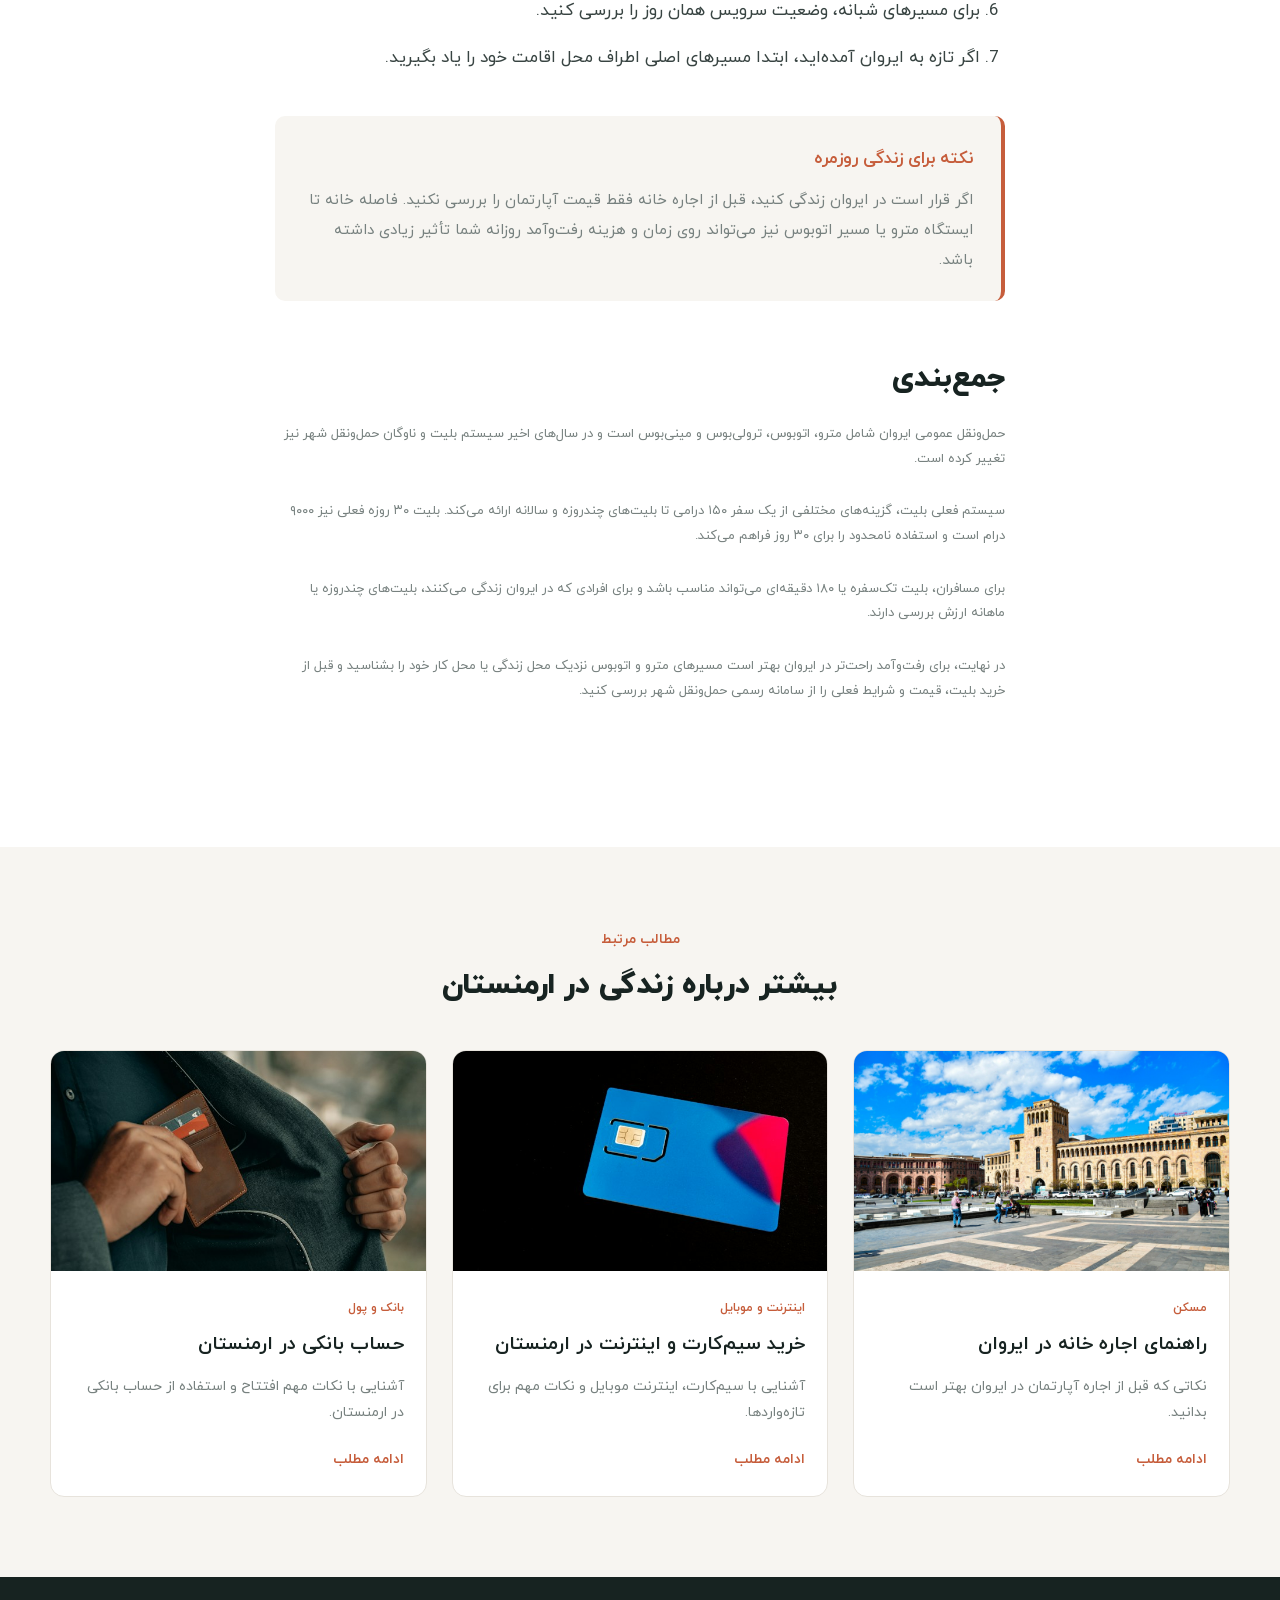
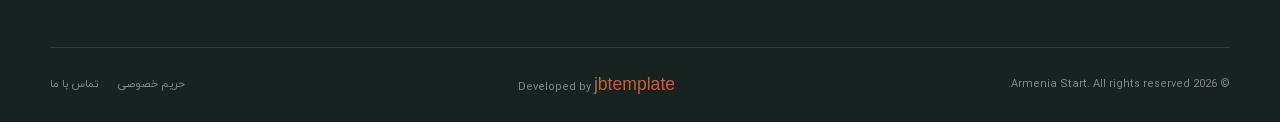
<file: articles/public-transport-yerevan.html>
<!DOCTYPE html>
<html lang="fa" dir="rtl">

<head>

    <meta charset="UTF-8">

    <meta name="viewport" content="width=device-width, initial-scale=1.0">

    <title>حمل‌ونقل عمومی در ایروان | راهنمای مترو، اتوبوس و تاکسی | Armenia Start</title>

    <meta name="description"
        content="راهنمای حمل‌ونقل عمومی در ایروان؛ آشنایی با مترو، اتوبوس، ترولی‌بوس، بلیت‌ها، قیمت‌ها، پرداخت کرایه و نکات مهم رفت‌وآمد در ایروان.">

    <meta name="robots" content="index, follow">

    <link rel="canonical"
        href="https://armeniastart.com/articles/public-transport-yerevan.html">

    <link rel="icon" href="../images/favicon.png" type="image/png">

    <link rel="stylesheet" href="../css/font.css">
    <link rel="stylesheet" href="../css/style.css">


    <!-- Article Schema -->

    <script type="application/ld+json">
    {
        "@context": "https://schema.org",
        "@type": "Article",
        "headline": "حمل‌ونقل عمومی در ایروان",
        "description": "راهنمای کامل استفاده از مترو، اتوبوس و ترولی‌بوس در ایروان و آشنایی با سیستم جدید بلیت حمل‌ونقل عمومی.",
        "image": "https://armeniastart.com/images/yerevan.jpg",
        "datePublished": "2026-09-29",
        "dateModified": "2026-09-29",
        "author": {
            "@type": "Organization",
            "name": "Armenia Start"
        },
        "publisher": {
            "@type": "Organization",
            "name": "Armenia Start",
            "logo": {
                "@type": "ImageObject",
                "url": "https://armeniastart.com/images/favicon.png"
            }
        },
        "mainEntityOfPage": {
            "@type": "WebPage",
            "@id": "https://armeniastart.com/articles/public-transport-yerevan.html"
        }
    }
    </script>

</head>


<body class="article-page">


    <!-- Header -->

    <header class="site-header">

        <div class="container header-inner">

            <a
                href="../index.html"
                class="logo"
                aria-label="Armenia Start">

                <span class="logo-armenia">
                    Armenia
                </span>

                <span class="logo-start">
                    Start
                </span>

            </a>


            <nav class="navbar">

                <ul class="nav-links">

                    <li>
                        <a href="../index.html">
                            خانه
                        </a>
                    </li>

                    <li>
                        <a href="../life.html" class="active">
                            زندگی
                        </a>
                    </li>

                    <li>
                        <a href="../travel.html">
                            سفر
                        </a>
                    </li>

                    <li>
                        <a href="../work.html">
                            کار و درآمد
                        </a>
                    </li>

                    <li>
                        <a href="../business.html">
                            کسب‌وکار
                        </a>
                    </li>

                    <li>
                        <a href="../residency.html">
                            اقامت
                        </a>
                    </li>

                    <li>
                        <a href="../videos.html">
                            ویدیوها
                        </a>
                    </li>

                </ul>

            </nav>


            <button
                class="search-button"
                type="button"
                aria-label="جستجو">

                🔍

            </button>


            <button
                class="menu-toggle"
                type="button"
                aria-label="باز کردن منو"
                aria-expanded="false">

                <span></span>
                <span></span>
                <span></span>

            </button>

        </div>

    </header>



    <!-- Article Header -->

    <section class="article-header">

        <div class="container article-container">

            <span class="article-category">
                حمل‌ونقل
            </span>


            <h1>
                حمل‌ونقل عمومی در ایروان
            </h1>


            <p class="article-intro">
                مترو، اتوبوس و ترولی‌بوس بخش مهمی از سیستم حمل‌ونقل
                عمومی ایروان هستند. در این راهنما با انواع وسایل نقلیه،
                قیمت بلیت، روش پرداخت و نکات مهم رفت‌وآمد در شهر آشنا می‌شویم.
            </p>


            <div class="article-meta">

                <span>
                    📅 آخرین بروزرسانی: سپتامبر ۲۰۲۶
                </span>

                <span>
                    ⏱ زمان مطالعه: ۷ دقیقه
                </span>

            </div>

        </div>

    </section>



    <!-- Featured Image -->

    <div class="container">

        <div class="article-featured-image">

            <img
                src="../images/yerevan.jpg"
                alt="حمل‌ونقل عمومی در شهر ایروان">

        </div>

    </div>



    <!-- Article Content -->

    <main class="article-content">


        <p>
            اگر در ایروان زندگی می‌کنید یا برای چند روز به این شهر
            سفر کرده‌اید، حمل‌ونقل عمومی یکی از روش‌های اصلی رفت‌وآمد
            در شهر است.
        </p>


        <p>
            سیستم حمل‌ونقل عمومی ایروان شامل مترو، اتوبوس، مینی‌بوس
            و ترولی‌بوس است. از سال ۲۰۲۵ نیز سیستم یکپارچه جدید بلیت
            حمل‌ونقل عمومی در شهر اجرا شده است که اتوبوس، ترولی‌بوس
            و مترو را در یک سیستم تعرفه‌ای قرار می‌دهد.
        </p>



        <h2>
            وسایل حمل‌ونقل عمومی در ایروان
        </h2>


        <p>
            برای رفت‌وآمد در ایروان چند گزینه اصلی در اختیار شماست.
            انتخاب وسیله مناسب به مقصد، زمان سفر و مسیر مورد نظر بستگی دارد.
        </p>



        <h3>
            متروی ایروان
        </h3>


        <p>
            متروی ایروان یکی از سریع‌ترین روش‌ها برای جابه‌جایی در
            بخش‌هایی از شهر است؛ به‌خصوص زمانی که خیابان‌ها شلوغ هستند.
        </p>


        <p>
            مترو برای افرادی که بین مناطق تحت پوشش خط مترو رفت‌وآمد
            می‌کنند می‌تواند گزینه مناسبی باشد و بسیاری از نقاط مهم
            شهر از طریق ایستگاه‌های آن قابل دسترسی هستند.
        </p>


        <p>
            یکی از ایستگاه‌های مهم مترو، ایستگاه
            <strong>Republic Square</strong> در مرکز شهر است که در نزدیکی
            میدان جمهوری قرار دارد.
        </p>



        <h3>
            اتوبوس
        </h3>


        <p>
            اتوبوس یکی از اصلی‌ترین وسایل حمل‌ونقل عمومی ایروان است
            و بخش بزرگی از مسیرهای داخل شهر را پوشش می‌دهد.
        </p>


        <p>
            طبق اطلاعات شهرداری ایروان، شبکه فعلی شامل ۶۴ مسیر اتوبوس
            است و در این شبکه صدها دستگاه اتوبوس فعالیت می‌کنند.
        </p>


        <p>
            در سال‌های اخیر نیز بخشی از ناوگان اتوبوسرانی شهر نوسازی
            شده و اتوبوس‌های جدید به شبکه اضافه شده‌اند.
        </p>



        <h3>
            ترولی‌بوس
        </h3>


        <p>
            ترولی‌بوس نیز یکی از وسایل حمل‌ونقل عمومی ایروان است.
            این وسیله با استفاده از سیستم برقی شهری فعالیت می‌کند.
        </p>


        <p>
            شهرداری ایروان در سال‌های اخیر تعدادی ترولی‌بوس جدید
            نیز وارد ناوگان کرده است.
        </p>



        <h3>
            مینی‌بوس
        </h3>


        <p>
            در کنار اتوبوس‌های شهری، تعدادی مسیر مینی‌بوس نیز در
            شبکه حمل‌ونقل ایروان وجود دارد.
        </p>


        <p>
            طبق اطلاعات منتشرشده توسط شهرداری، شبکه فعلی شامل
            ۱۱ مسیر مینی‌بوس است.
        </p>



        <div class="article-note">

            <strong>
                نکته مهم
            </strong>

            <p>
                سیستم حمل‌ونقل عمومی ایروان در حال تغییر و نوسازی است.
                بنابراین ممکن است شماره برخی مسیرها یا نحوه سرویس‌دهی
                در آینده تغییر کند.
            </p>

        </div>



        <h2>
            قیمت حمل‌ونقل عمومی در ایروان
        </h2>


        <p>
            در سیستم فعلی حمل‌ونقل عمومی ایروان، چند نوع بلیت مختلف
            وجود دارد که بر اساس تعداد سفر یا مدت اعتبار می‌توان
            گزینه مناسب را انتخاب کرد.
        </p>


        <div class="table-wrapper">

            <table>

                <thead>

                    <tr>

                        <th>
                            نوع بلیت
                        </th>

                        <th>
                            قیمت
                        </th>

                        <th>
                            شرایط
                        </th>

                    </tr>

                </thead>


                <tbody>

                    <tr>

                        <td>
                            ۱ سفر
                        </td>

                        <td>
                            ۱۵۰ درام
                        </td>

                        <td>
                            یک سفر
                        </td>

                    </tr>


                    <tr>

                        <td>
                            ۱۸۰ دقیقه
                        </td>

                        <td>
                            ۳۰۰ درام
                        </td>

                        <td>
                            تا ۳ سفر در ۱۸۰ دقیقه
                        </td>

                    </tr>


                    <tr>

                        <td>
                            ۱ روز
                        </td>

                        <td>
                            ۹۰۰ درام
                        </td>

                        <td>
                            سفر نامحدود
                        </td>

                    </tr>


                    <tr>

                        <td>
                            ۷ روز
                        </td>

                        <td>
                            ۵۰۰۰ درام
                        </td>

                        <td>
                            سفر نامحدود
                        </td>

                    </tr>


                    <tr>

                        <td>
                            ۱۰ سفر
                        </td>

                        <td>
                            ۱۵۰۰ درام
                        </td>

                        <td>
                            ۱۰ سفر
                        </td>

                    </tr>


                    <tr>

                        <td>
                            ۳۰ روز
                        </td>

                        <td>
                            ۹۰۰۰ درام
                        </td>

                        <td>
                            سفر نامحدود
                        </td>

                    </tr>


                    <tr>

                        <td>
                            ۹۰ روز
                        </td>

                        <td>
                            ۲۴٬۰۰۰ درام
                        </td>

                        <td>
                            سفر نامحدود
                        </td>

                    </tr>


                    <tr>

                        <td>
                            ۳۶۵ روز
                        </td>

                        <td>
                            ۹۰٬۰۰۰ درام
                        </td>

                        <td>
                            سفر نامحدود
                        </td>

                    </tr>


                    <tr>

                        <td>
                            فرودگاه
                        </td>

                        <td>
                            ۵۰۰ درام
                        </td>

                        <td>
                            یک سفر از/به فرودگاه
                        </td>

                    </tr>

                </tbody>

            </table>

        </div>


        <p>
            قیمت‌ها و شرایط بالا بر اساس اطلاعات سامانه رسمی حمل‌ونقل
            عمومی ایروان در زمان بروزرسانی این مقاله در سپتامبر ۲۰۲۶
            نوشته شده‌اند. قبل از سفرهای طولانی‌مدت بهتر است تعرفه‌های
            جدید را در سامانه رسمی بررسی کنید.
        </p>



        <h2>
            بلیت ۱۸۰ دقیقه‌ای چگونه کار می‌کند؟
        </h2>


        <p>
            یکی از گزینه‌های کاربردی سیستم جدید، بلیت ۱۸۰ دقیقه‌ای است.
            این بلیت به شما اجازه می‌دهد در یک بازه ۱۸۰ دقیقه‌ای
            حداکثر سه سفر انجام دهید.
        </p>


        <p>
            این گزینه می‌تواند برای زمانی مناسب باشد که در یک مسیر
            مجبور هستید وسیله نقلیه خود را تغییر دهید یا در طول چند
            ساعت چند بار از حمل‌ونقل عمومی استفاده کنید.
        </p>



        <h2>
            بلیت ۱۰ سفره
        </h2>


        <p>
            بلیت ۱۰ سفره برای افرادی که به صورت روزانه از حمل‌ونقل
            عمومی استفاده نمی‌کنند می‌تواند گزینه مناسبی باشد.
        </p>


        <p>
            این بلیت شامل ۱۰ سفر است و طبق سامانه رسمی، سفرها در مدت
            ۴۵ روز قابل استفاده هستند.
        </p>



        <h2>
            بلیت ماهانه
        </h2>


        <p>
            اگر در ایروان زندگی می‌کنید و تقریباً هر روز با اتوبوس،
            مترو یا ترولی‌بوس رفت‌وآمد دارید، بلیت ۳۰ روزه می‌تواند
            گزینه‌ای باشد که ارزش بررسی دارد.
        </p>


        <p>
            بلیت ۳۰ روزه فعلی ۹۰۰۰ درام قیمت دارد و امکان استفاده
            نامحدود از شبکه حمل‌ونقل عمومی مشمول این تعرفه را
            برای ۳۰ روز فراهم می‌کند.
        </p>



        <h2>
            چگونه کرایه را پرداخت کنیم؟
        </h2>


        <p>
            سیستم حمل‌ونقل عمومی ایروان از روش‌های مختلف پرداخت و
            استفاده از بلیت پشتیبانی می‌کند.
        </p>


        <p>
            بسته به نوع بلیت می‌توان از کارت حمل‌ونقل یا بانکی،
            Telcell Wallet و سایر روش‌های پرداخت ارائه‌شده در
            سامانه استفاده کرد.
        </p>


        <p>
            سامانه رسمی حمل‌ونقل ایروان امکان خرید و مدیریت بلیت‌ها
            را نیز فراهم می‌کند.
        </p>



        <h2>
            آیا می‌توان با کارت بانکی پرداخت کرد؟
        </h2>


        <p>
            بله، سیستم جدید از کارت‌های بانکی و روش‌های پرداخت
            الکترونیکی پشتیبانی می‌کند.
        </p>


        <p>
            در هنگام خرید بلیت آنلاین می‌توان اطلاعات کارت بانکی
            را وارد کرد یا از روش‌های الکترونیکی موجود استفاده کرد.
        </p>


        <p>
            پرداخت‌ها در سامانه رسمی به درام ارمنستان انجام می‌شوند.
        </p>



        <h2>
            استفاده از Telcell Wallet
        </h2>


        <p>
            Telcell یکی از روش‌های پرداخت الکترونیکی مورد استفاده
            در ارمنستان است و در سیستم حمل‌ونقل عمومی ایروان نیز
            کاربرد دارد.
        </p>


        <p>
            در صورت استفاده از Telcell Wallet می‌توانید برخی از
            خدمات مربوط به بلیت حمل‌ونقل عمومی را از طریق کیف پول
            الکترونیکی مدیریت کنید.
        </p>



        <h2>
            حمل‌ونقل از فرودگاه زوارتنوتس به ایروان
        </h2>


        <p>
            برای رفت‌وآمد بین فرودگاه زوارتنوتس و مرکز ایروان نیز
            بلیت جداگانه‌ای در سیستم حمل‌ونقل عمومی وجود دارد.
        </p>


        <p>
            قیمت فعلی بلیت فرودگاه ۵۰۰ درام است و برای یک سفر
            از فرودگاه به ایروان یا از ایروان به فرودگاه استفاده می‌شود.
        </p>


        <p>
            اگر تازه وارد ارمنستان شده‌اید و نمی‌خواهید در همان
            لحظه اول تاکسی بگیرید، بررسی گزینه حمل‌ونقل عمومی
            فرودگاه می‌تواند هزینه رفت‌وآمد شما را کاهش دهد.
        </p>



        <h2>
            استفاده از مترو برای گردش در ایروان
        </h2>


        <p>
            اگر هدف شما گردش در مرکز شهر باشد، مترو در بسیاری از
            مسیرها می‌تواند گزینه مناسبی باشد.
        </p>


        <p>
            می‌توانید با استفاده از مترو خود را به محدوده مرکزی
            شهر برسانید و از آنجا بسیاری از مسیرها را پیاده ادامه دهید.
        </p>


        <p>
            برای گردشگران، ترکیب مترو و پیاده‌روی یکی از روش‌های
            ساده برای دیدن بخش‌های مختلف مرکز ایروان است.
        </p>



        <h2>
            اپلیکیشن‌ها و مسیریابی
        </h2>


        <p>
            برای پیدا کردن مسیر مناسب بهتر است از اپلیکیشن‌های
            مسیریابی استفاده کنید.
        </p>


        <p>
            Google Maps در بسیاری از مسیرهای شهری اطلاعات مربوط
            به حمل‌ونقل عمومی را نمایش می‌دهد، اما بهتر است زمان
            حرکت واقعی وسیله نقلیه را با شرایط همان روز مقایسه کنید.
        </p>


        <p>
            همچنین می‌توانید از نقشه‌های آنلاین برای پیدا کردن
            نزدیک‌ترین ایستگاه مترو یا اتوبوس استفاده کنید.
        </p>



        <h2>
            حمل‌ونقل عمومی یا تاکسی؟
        </h2>


        <p>
            حمل‌ونقل عمومی معمولاً برای مسیرهای روزمره و رفت‌وآمد
            در شهر گزینه اقتصادی‌تری است، در حالی که تاکسی برای
            مسیرهایی که ایستگاه مناسب ندارند یا زمانی که عجله دارید
            می‌تواند راحت‌تر باشد.
        </p>


        <p>
            بسیاری از ساکنان ایروان از ترکیبی از این دو استفاده می‌کنند:
            مثلاً مترو برای بخش اصلی مسیر و تاکسی یا پیاده‌روی برای
            رسیدن به مقصد نهایی.
        </p>



        <h2>
            اگر هر روز با حمل‌ونقل عمومی رفت‌وآمد می‌کنید
        </h2>


        <p>
            اگر در ایروان زندگی می‌کنید و هر روز برای رفتن به محل کار،
            دانشگاه یا خانه از حمل‌ونقل عمومی استفاده می‌کنید،
            بهتر است تعداد سفرهای ماهانه خود را محاسبه کنید.
        </p>


        <p>
            سامانه رسمی حمل‌ونقل ایروان حتی یک ماشین‌حساب برای انتخاب
            مناسب‌ترین بلیت بر اساس تعداد سفر روزانه و تعداد روزهای
            استفاده در ماه ارائه می‌کند.
        </p>



        <h2>
            نکات مهم برای تازه‌واردها
        </h2>


        <ol>

            <li>
                قبل از حرکت مسیر خود را روی نقشه بررسی کنید.
            </li>

            <li>
                اگر مسیر شما شامل چند جابه‌جایی است، بلیت مناسب
                را انتخاب کنید.
            </li>

            <li>
                برای استفاده روزانه، گزینه‌های چندروزه یا ماهانه
                را با بلیت تک‌سفره مقایسه کنید.
            </li>

            <li>
                در صورت استفاده از کارت بانکی، از فعال بودن پرداخت
                و امکان استفاده از کارت اطمینان حاصل کنید.
            </li>

            <li>
                در ساعات شلوغی برای مسیرهای پرتردد زمان بیشتری در نظر بگیرید.
            </li>

            <li>
                برای مسیرهای شبانه، وضعیت سرویس همان روز را بررسی کنید.
            </li>

            <li>
                اگر تازه به ایروان آمده‌اید، ابتدا مسیرهای اصلی
                اطراف محل اقامت خود را یاد بگیرید.
            </li>

        </ol>



        <div class="article-note">

            <strong>
                نکته برای زندگی روزمره
            </strong>

            <p>
                اگر قرار است در ایروان زندگی کنید، قبل از اجاره خانه
                فقط قیمت آپارتمان را بررسی نکنید. فاصله خانه تا ایستگاه
                مترو یا مسیر اتوبوس نیز می‌تواند روی زمان و هزینه رفت‌وآمد
                روزانه شما تأثیر زیادی داشته باشد.
            </p>

        </div>



        <h2>
            جمع‌بندی
        </h2>


        <p>
            حمل‌ونقل عمومی ایروان شامل مترو، اتوبوس، ترولی‌بوس و
            مینی‌بوس است و در سال‌های اخیر سیستم بلیت و ناوگان
            حمل‌ونقل شهر نیز تغییر کرده است.
        </p>


        <p>
            سیستم فعلی بلیت، گزینه‌های مختلفی از یک سفر ۱۵۰ درامی
            تا بلیت‌های چندروزه و سالانه ارائه می‌کند. بلیت ۳۰ روزه
            فعلی نیز ۹۰۰۰ درام است و استفاده نامحدود را برای ۳۰ روز
            فراهم می‌کند.
        </p>


        <p>
            برای مسافران، بلیت تک‌سفره یا ۱۸۰ دقیقه‌ای می‌تواند مناسب
            باشد و برای افرادی که در ایروان زندگی می‌کنند، بلیت‌های
            چندروزه یا ماهانه ارزش بررسی دارند.
        </p>


        <p>
            در نهایت، برای رفت‌وآمد راحت‌تر در ایروان بهتر است
            مسیرهای مترو و اتوبوس نزدیک محل زندگی یا محل کار خود را
            بشناسید و قبل از خرید بلیت، قیمت و شرایط فعلی را از
            سامانه رسمی حمل‌ونقل شهر بررسی کنید.
        </p>

    </main>



    <!-- Related Articles -->

    <section class="related-articles">

        <div class="container">


            <div class="section-heading">

                <span>
                    مطالب مرتبط
                </span>

                <h2>
                    بیشتر درباره زندگی در ارمنستان
                </h2>

            </div>


            <div class="articles-grid">


                <!-- Article 1 -->

                <article class="article-card">

                    <img
                        src="../images/yerevan.jpg"
                        alt="اجاره خانه در ایروان">

                    <div class="article-card-content">

                        <span class="article-category">
                            مسکن
                        </span>

                        <h3>
                            راهنمای اجاره خانه در ایروان
                        </h3>

                        <p>
                            نکاتی که قبل از اجاره آپارتمان در ایروان
                            بهتر است بدانید.
                        </p>

                        <a href="renting-house-in-yerevan.html">
                            ادامه مطلب
                        </a>

                    </div>

                </article>



                <!-- Article 2 -->

                <article class="article-card">

                    <img
                        src="../images/sim-card-armenia.jpg"
                        alt="سیم کارت و اینترنت در ارمنستان">

                    <div class="article-card-content">

                        <span class="article-category">
                            اینترنت و موبایل
                        </span>

                        <h3>
                            خرید سیم‌کارت و اینترنت در ارمنستان
                        </h3>

                        <p>
                            آشنایی با سیم‌کارت، اینترنت موبایل و
                            نکات مهم برای تازه‌واردها.
                        </p>

                        <a href="sim-card-in-armenia.html">
                            ادامه مطلب
                        </a>

                    </div>

                </article>



                <!-- Article 3 -->

                <article class="article-card">

                    <img
                        src="../images/banking-armenia.jpg"
                        alt="حساب بانکی در ارمنستان">

                    <div class="article-card-content">

                        <span class="article-category">
                            بانک و پول
                        </span>

                        <h3>
                            حساب بانکی در ارمنستان
                        </h3>

                        <p>
                            آشنایی با نکات مهم افتتاح و استفاده
                            از حساب بانکی در ارمنستان.
                        </p>

                        <a href="bank-account-in-armenia.html">
                            ادامه مطلب
                        </a>

                    </div>

                </article>


            </div>

        </div>

    </section>



    <!-- Footer -->

    <footer class="site-footer">

        <div class="container">

            <div class="footer-bottom">

                <p>
                    © 2026 Armenia Start.
                    All rights reserved.
                </p>


                <p>

                    Developed by

                    <a
                        class="develope"
                        href="https://www.jbtemplate.com/">

                        jbtemplate

                    </a>

                </p>


                <div>

                    <a href="../privacy.html">
                        حریم خصوصی
                    </a>

                    <a href="../contact.html">
                        تماس با ما
                    </a>

                </div>

            </div>

        </div>

    </footer>



    <script src="../js/main.js"></script>

</body>

</html>
</file>
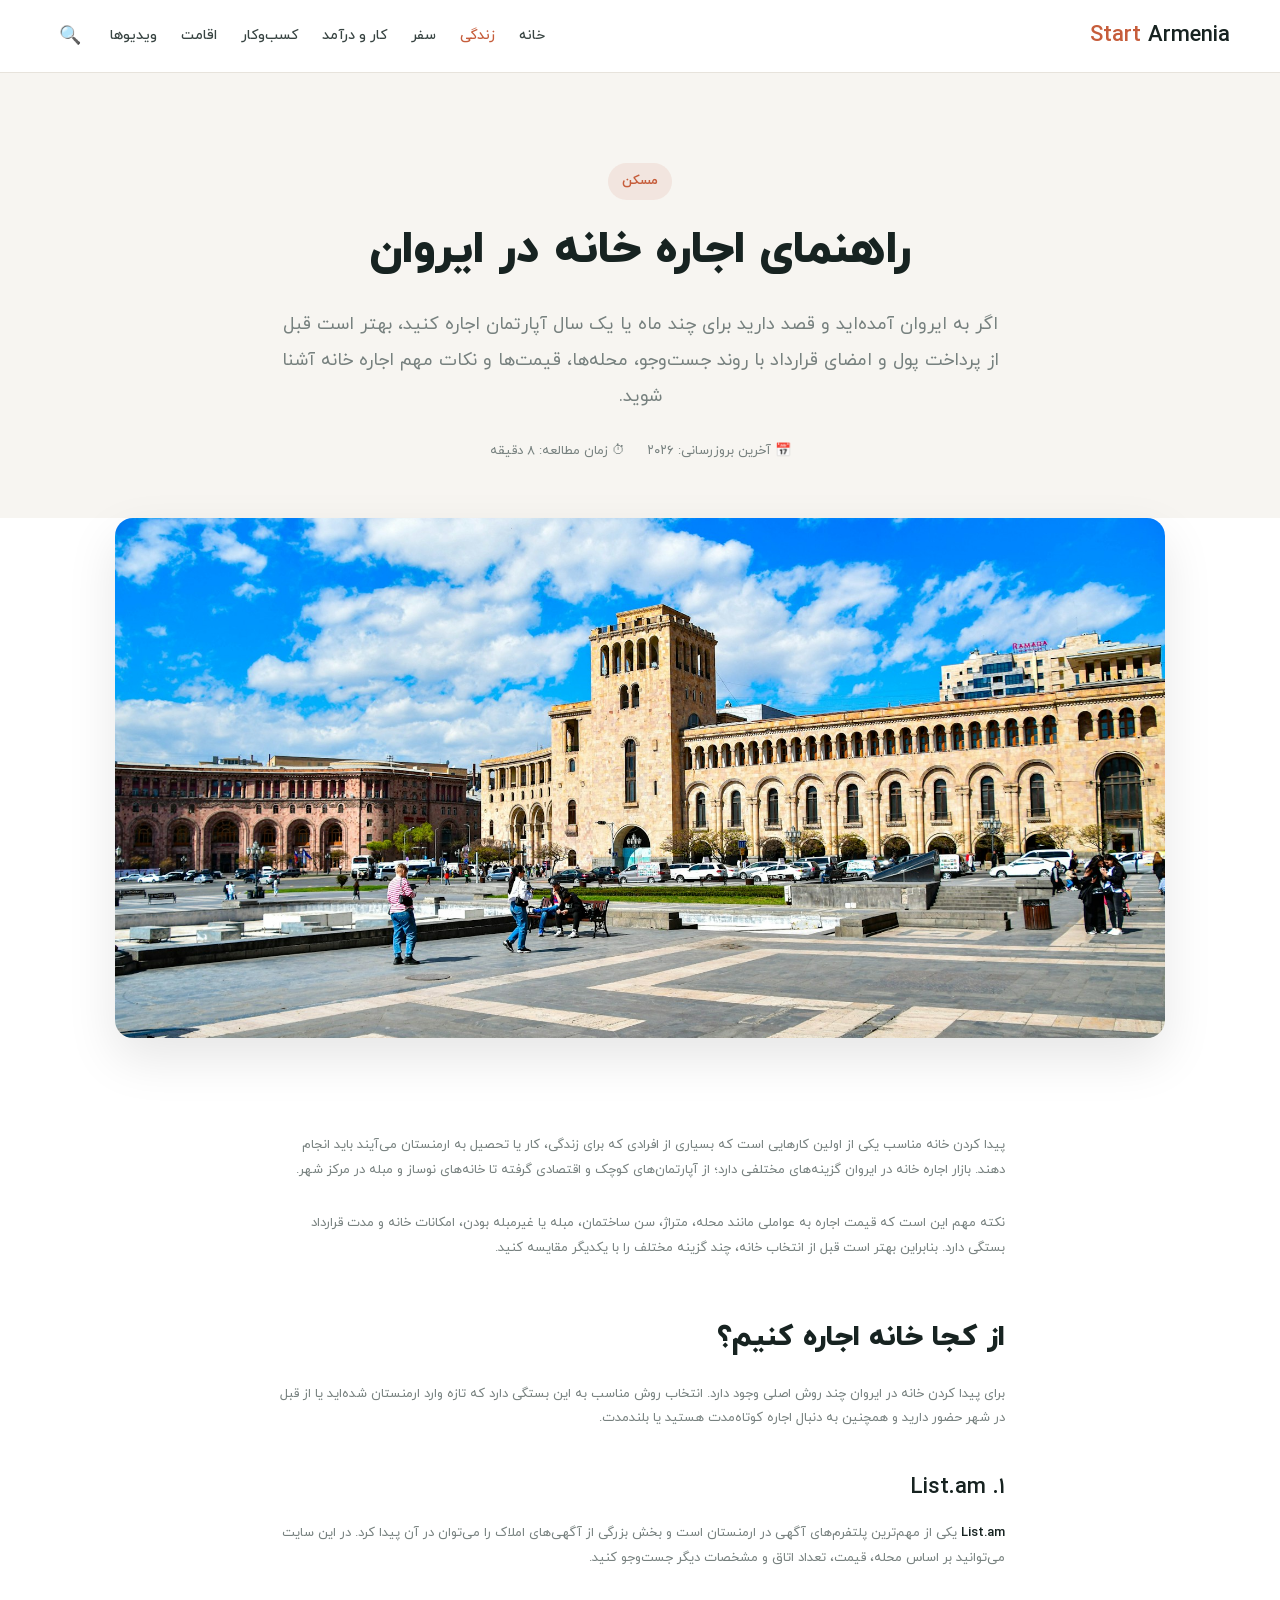
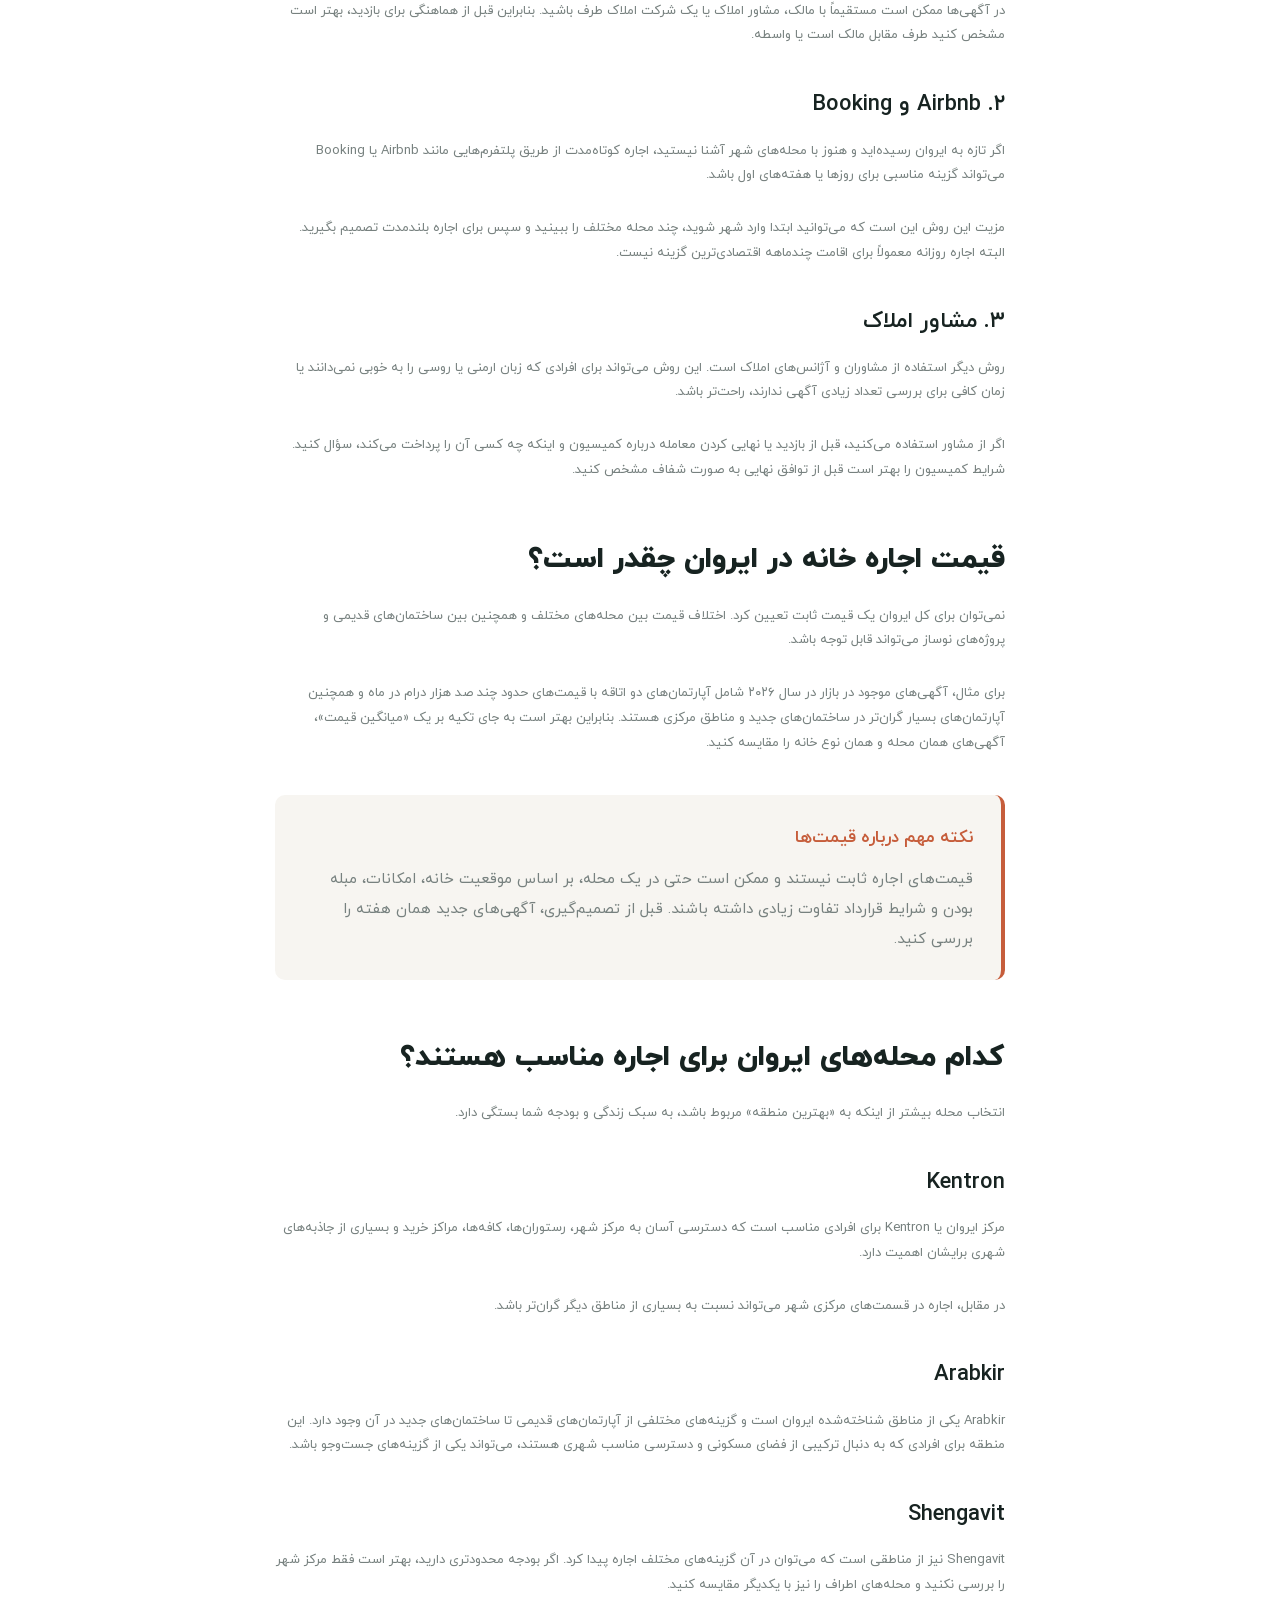
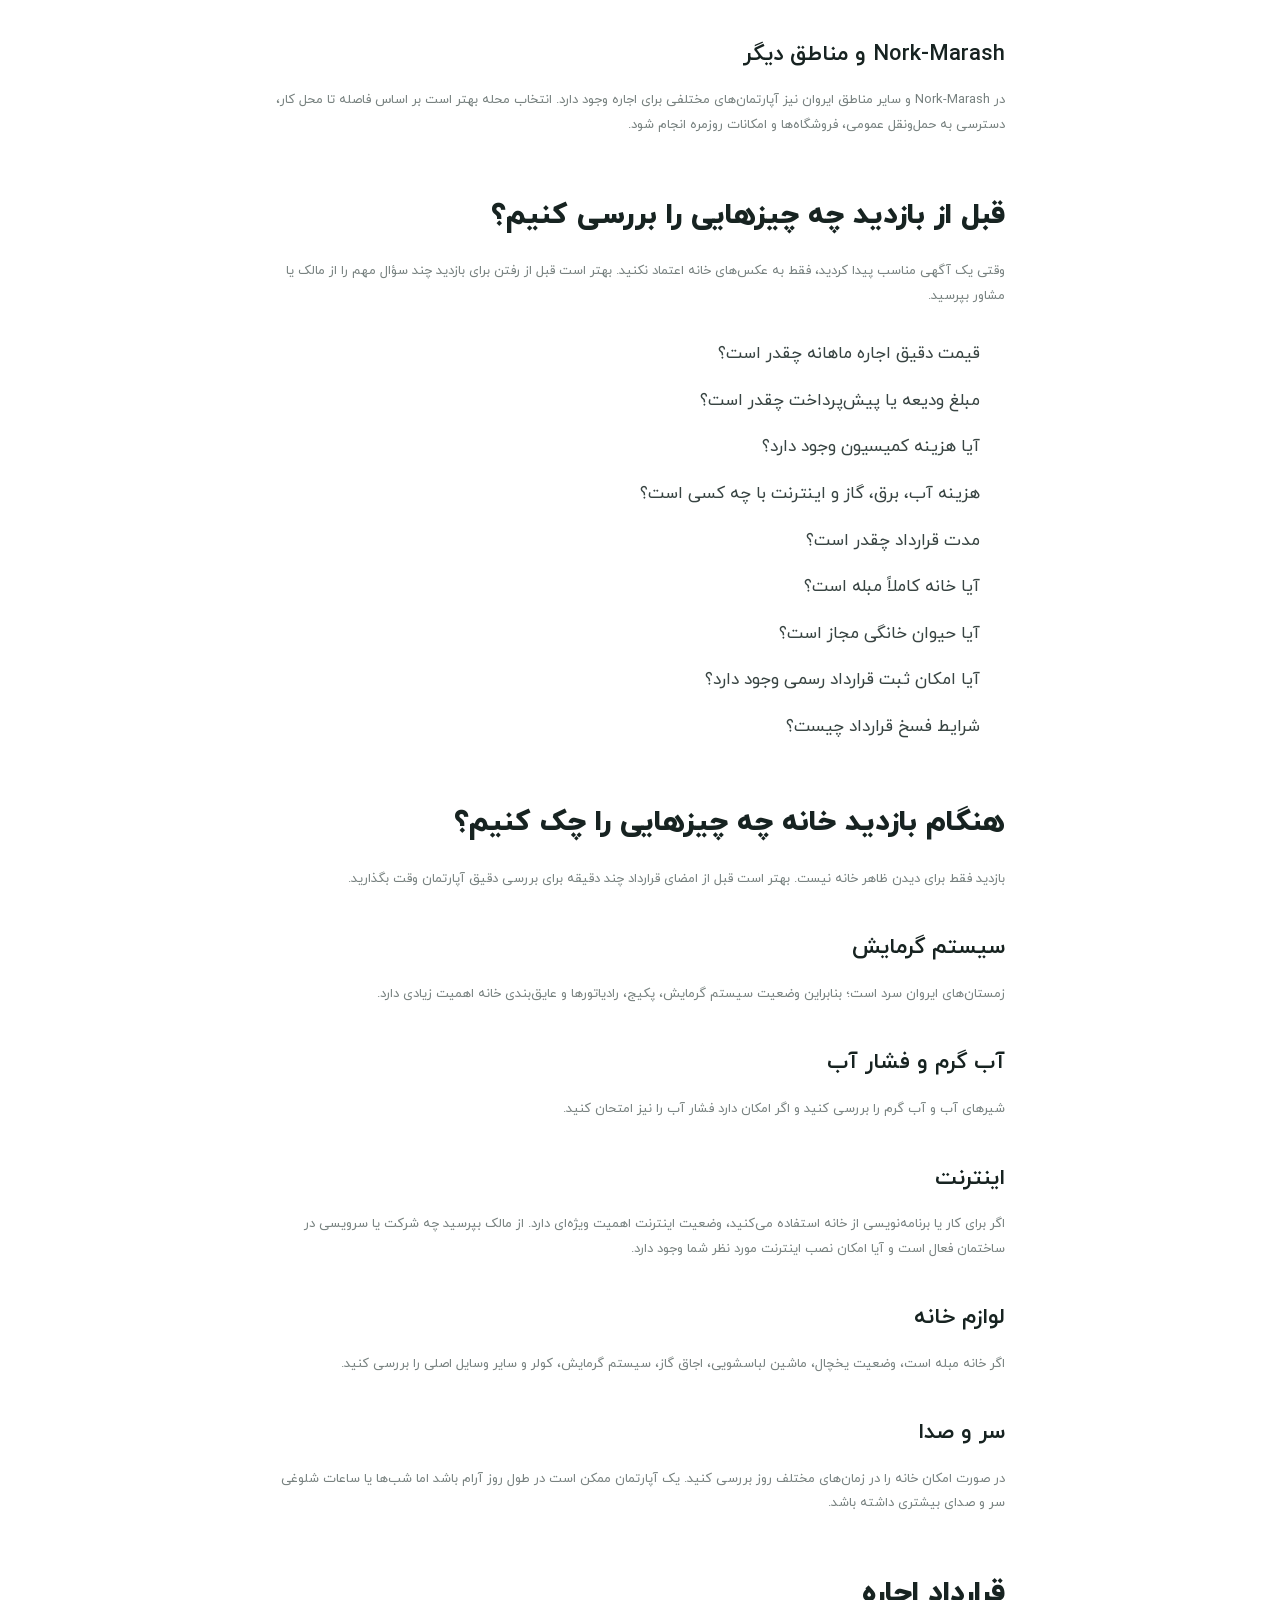
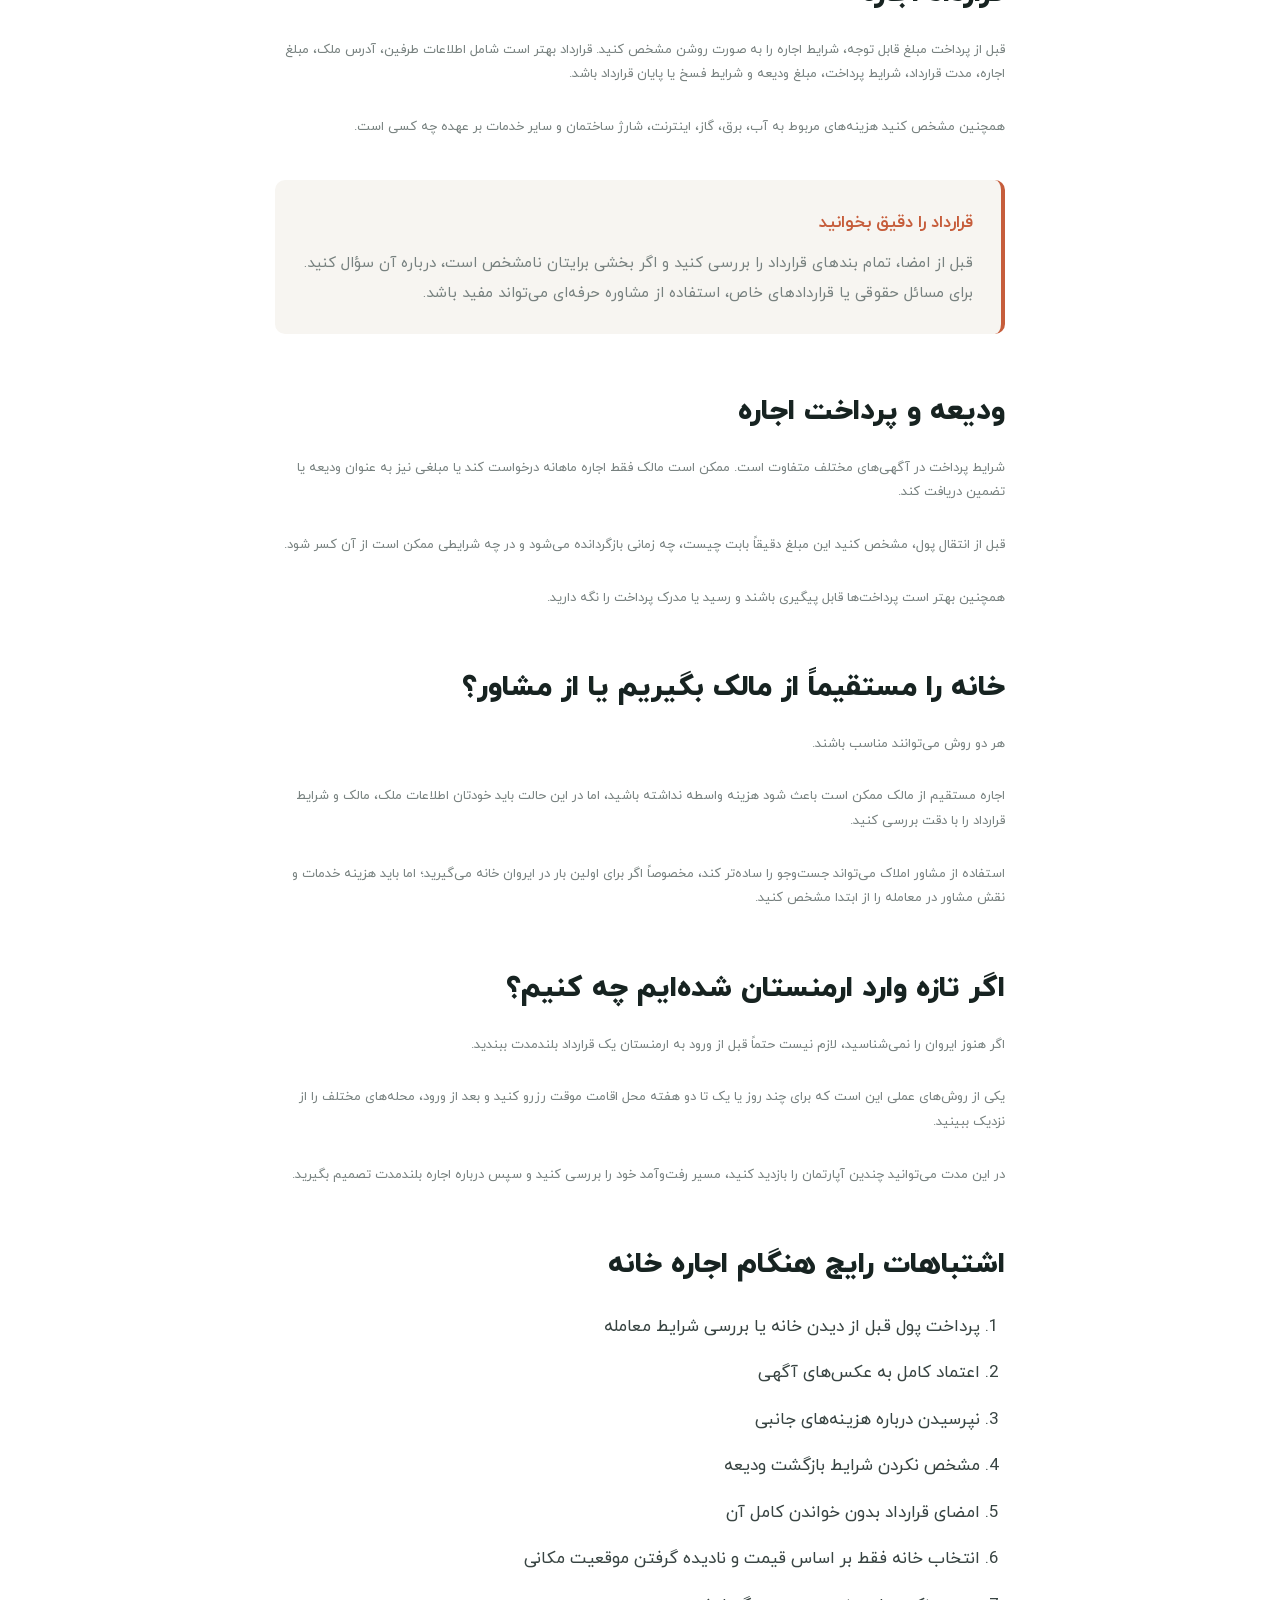
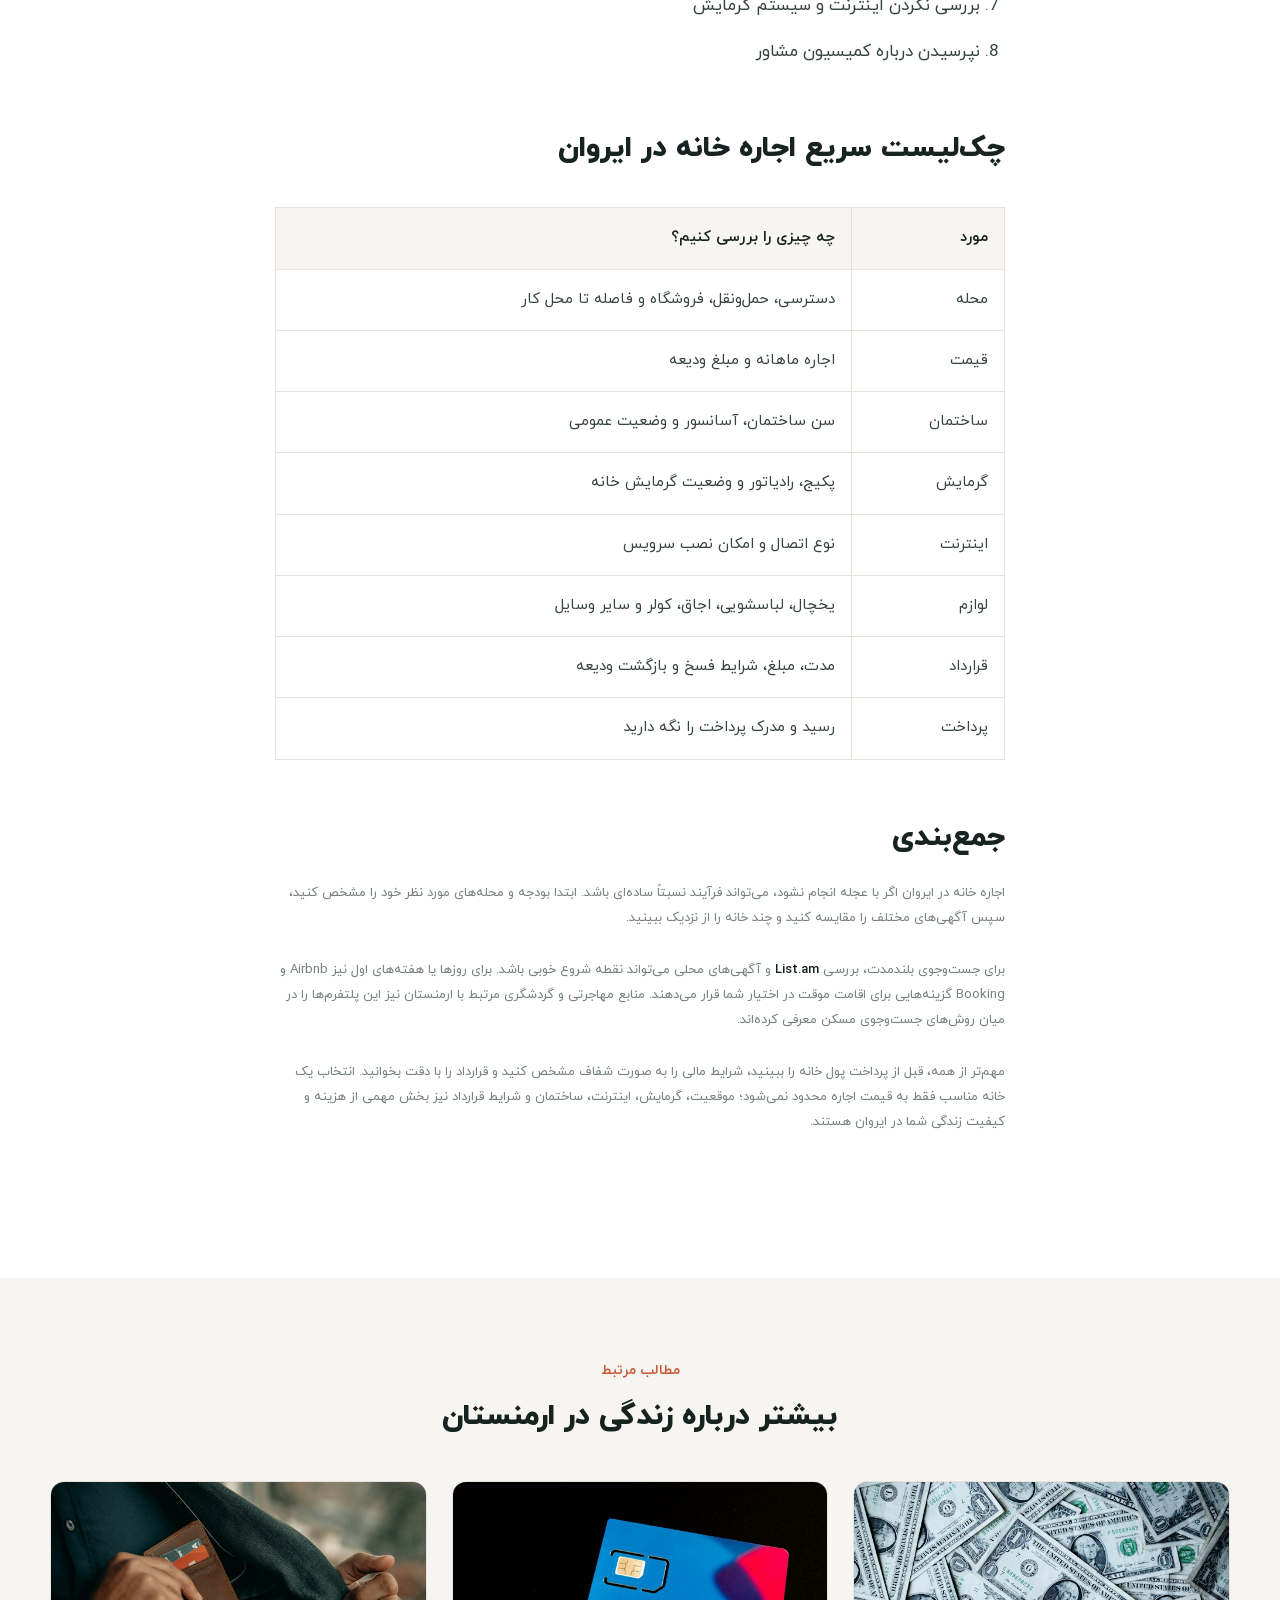
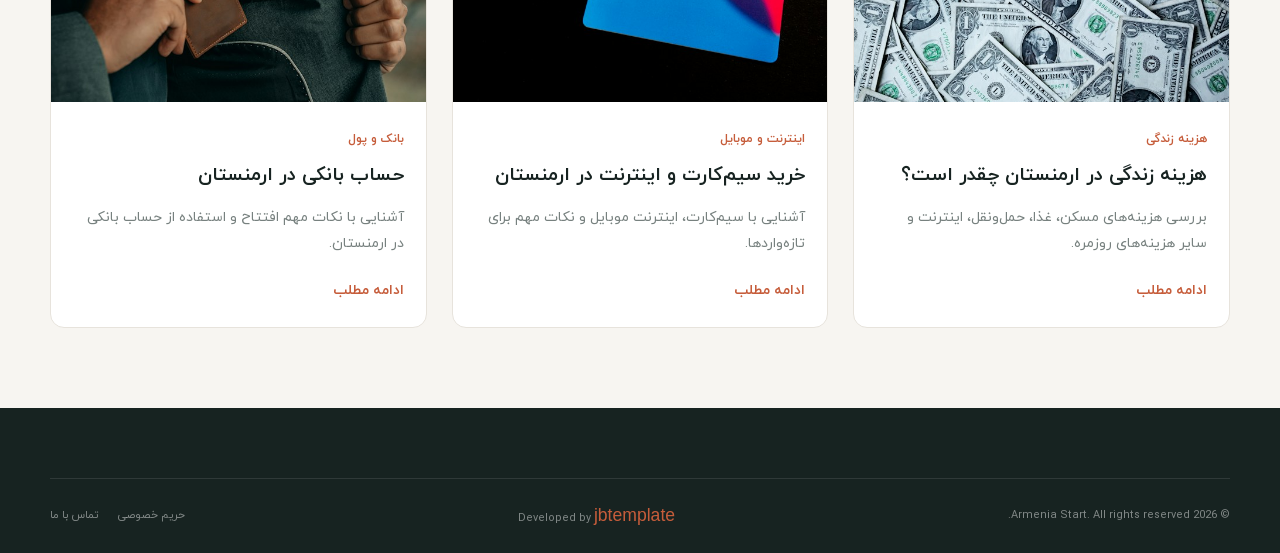
<file: articles/renting-house-in-yerevan.html>
<!DOCTYPE html>
<html lang="fa" dir="rtl">

<head>
    <meta charset="UTF-8">

    <meta name="viewport" content="width=device-width, initial-scale=1.0">

    <title>راهنمای اجاره خانه در ایروان | Armenia Start</title>

    <meta name="description"
        content="راهنمای کامل اجاره خانه در ایروان؛ از پیدا کردن آپارتمان در List.am و Airbnb تا بررسی خانه، قرارداد، ودیعه، هزینه‌ها و نکات مهم برای مستأجران.">

    <meta name="robots" content="index, follow">

    <link rel="canonical"
        href="https://armeniastart.com/articles/renting-house-in-yerevan.html">

    <link rel="icon" href="../images/favicon.png" type="image/png">

    <link rel="stylesheet" href="../css/font.css">
    <link rel="stylesheet" href="../css/style.css">

    <script type="application/ld+json">
    {
        "@context": "https://schema.org",
        "@type": "Article",
        "headline": "راهنمای اجاره خانه در ایروان",
        "description": "راهنمای کامل اجاره خانه در ایروان؛ از پیدا کردن آپارتمان تا بررسی خانه، قرارداد، ودیعه و هزینه‌های جانبی.",
        "image": "https://armeniastart.com/images/yerevan.jpg",
        "datePublished": "2026-09-29",
        "dateModified": "2026-09-29",
        "author": {
            "@type": "Organization",
            "name": "Armenia Start"
        },
        "publisher": {
            "@type": "Organization",
            "name": "Armenia Start",
            "logo": {
                "@type": "ImageObject",
                "url": "https://armeniastart.com/images/favicon.png"
            }
        },
        "mainEntityOfPage": {
            "@type": "WebPage",
            "@id": "https://armeniastart.com/articles/renting-house-in-yerevan.html"
        }
    }
    </script>

</head>


<body class="article-page">

    <!-- Header -->
    <header class="site-header">

        <div class="container header-inner">

            <a href="../index.html"
                class="logo"
                aria-label="Armenia Start">

                <span class="logo-armenia">Armenia</span>
                <span class="logo-start">Start</span>

            </a>


            <nav class="navbar">

                <ul class="nav-links">

                    <li>
                        <a href="../index.html">خانه</a>
                    </li>

                    <li>
                        <a href="../life.html" class="active">زندگی</a>
                    </li>

                    <li>
                        <a href="../travel.html">سفر</a>
                    </li>

                    <li>
                        <a href="../work.html">کار و درآمد</a>
                    </li>

                    <li>
                        <a href="../business.html">کسب‌وکار</a>
                    </li>

                    <li>
                        <a href="../residency.html">اقامت</a>
                    </li>

                    <li>
                        <a href="../videos.html">ویدیوها</a>
                    </li>

                </ul>

            </nav>


            <button
                class="search-button"
                type="button"
                aria-label="جستجو">

                🔍

            </button>


            <button
                class="menu-toggle"
                type="button"
                aria-label="باز کردن منو"
                aria-expanded="false">

                <span></span>
                <span></span>
                <span></span>

            </button>

        </div>

    </header>



    <!-- Article Header -->
    <section class="article-header">

        <div class="container article-container">

            <span class="article-category">
                مسکن
            </span>

            <h1>
                راهنمای اجاره خانه در ایروان
            </h1>

            <p class="article-intro">
                اگر به ایروان آمده‌اید و قصد دارید برای چند ماه یا یک سال
                آپارتمان اجاره کنید، بهتر است قبل از پرداخت پول و امضای قرارداد
                با روند جست‌وجو، محله‌ها، قیمت‌ها و نکات مهم اجاره خانه آشنا شوید.
            </p>

            <div class="article-meta">

                <span>📅 آخرین بروزرسانی: ۲۰۲۶</span>

                <span>⏱ زمان مطالعه: ۸ دقیقه</span>

            </div>

        </div>

    </section>



    <!-- Featured Image -->
    <div class="container">

        <div class="article-featured-image">

            <img
                src="../images/yerevan.jpg"
                alt="آپارتمان و خیابان‌های شهر ایروان">

        </div>

    </div>



    <!-- Article Content -->
    <main class="article-content">

        <p>
            پیدا کردن خانه مناسب یکی از اولین کارهایی است که بسیاری از
            افرادی که برای زندگی، کار یا تحصیل به ارمنستان می‌آیند باید انجام دهند.
            بازار اجاره خانه در ایروان گزینه‌های مختلفی دارد؛ از آپارتمان‌های
            کوچک و اقتصادی گرفته تا خانه‌های نوساز و مبله در مرکز شهر.
        </p>


        <p>
            نکته مهم این است که قیمت اجاره به عواملی مانند محله، متراژ،
            سن ساختمان، مبله یا غیرمبله بودن، امکانات خانه و مدت قرارداد
            بستگی دارد. بنابراین بهتر است قبل از انتخاب خانه، چند گزینه مختلف
            را با یکدیگر مقایسه کنید.
        </p>



        <h2>
            از کجا خانه اجاره کنیم؟
        </h2>


        <p>
            برای پیدا کردن خانه در ایروان چند روش اصلی وجود دارد. انتخاب روش
            مناسب به این بستگی دارد که تازه وارد ارمنستان شده‌اید یا از قبل
            در شهر حضور دارید و همچنین به دنبال اجاره کوتاه‌مدت هستید یا بلندمدت.
        </p>


        <h3>
            ۱. List.am
        </h3>


        <p>
            <strong>List.am</strong> یکی از مهم‌ترین پلتفرم‌های آگهی در ارمنستان
            است و بخش بزرگی از آگهی‌های املاک را می‌توان در آن پیدا کرد.
            در این سایت می‌توانید بر اساس محله، قیمت، تعداد اتاق و مشخصات
            دیگر جست‌وجو کنید.
        </p>


        <p>
            در آگهی‌ها ممکن است مستقیماً با مالک، مشاور املاک یا یک شرکت
            املاک طرف باشید. بنابراین قبل از هماهنگی برای بازدید، بهتر است
            مشخص کنید طرف مقابل مالک است یا واسطه.
        </p>


        <h3>
            ۲. Airbnb و Booking
        </h3>


        <p>
            اگر تازه به ایروان رسیده‌اید و هنوز با محله‌های شهر آشنا نیستید،
            اجاره کوتاه‌مدت از طریق پلتفرم‌هایی مانند Airbnb یا Booking
            می‌تواند گزینه مناسبی برای روزها یا هفته‌های اول باشد.
        </p>


        <p>
            مزیت این روش این است که می‌توانید ابتدا وارد شهر شوید، چند محله
            مختلف را ببینید و سپس برای اجاره بلندمدت تصمیم بگیرید.
            البته اجاره روزانه معمولاً برای اقامت چندماهه اقتصادی‌ترین گزینه نیست.
        </p>


        <h3>
            ۳. مشاور املاک
        </h3>


        <p>
            روش دیگر استفاده از مشاوران و آژانس‌های املاک است. این روش
            می‌تواند برای افرادی که زبان ارمنی یا روسی را به خوبی نمی‌دانند
            یا زمان کافی برای بررسی تعداد زیادی آگهی ندارند، راحت‌تر باشد.
        </p>


        <p>
            اگر از مشاور استفاده می‌کنید، قبل از بازدید یا نهایی کردن معامله
            درباره کمیسیون و اینکه چه کسی آن را پرداخت می‌کند، سؤال کنید.
            شرایط کمیسیون را بهتر است قبل از توافق نهایی به صورت شفاف مشخص کنید.
        </p>



        <h2>
            قیمت اجاره خانه در ایروان چقدر است؟
        </h2>


        <p>
            نمی‌توان برای کل ایروان یک قیمت ثابت تعیین کرد. اختلاف قیمت بین
            محله‌های مختلف و همچنین بین ساختمان‌های قدیمی و پروژه‌های نوساز
            می‌تواند قابل توجه باشد.
        </p>


        <p>
            برای مثال، آگهی‌های موجود در بازار در سال ۲۰۲۶ شامل آپارتمان‌های
            دو اتاقه با قیمت‌های حدود چند صد هزار درام در ماه و همچنین
            آپارتمان‌های بسیار گران‌تر در ساختمان‌های جدید و مناطق مرکزی هستند.
            بنابراین بهتر است به جای تکیه بر یک «میانگین قیمت»، آگهی‌های همان
            محله و همان نوع خانه را مقایسه کنید.
        </p>


        <div class="article-note">

            <strong>
                نکته مهم درباره قیمت‌ها
            </strong>

            <p>
                قیمت‌های اجاره ثابت نیستند و ممکن است حتی در یک محله،
                بر اساس موقعیت خانه، امکانات، مبله بودن و شرایط قرارداد
                تفاوت زیادی داشته باشند. قبل از تصمیم‌گیری، آگهی‌های جدید
                همان هفته را بررسی کنید.
            </p>

        </div>



        <h2>
            کدام محله‌های ایروان برای اجاره مناسب هستند؟
        </h2>


        <p>
            انتخاب محله بیشتر از اینکه به «بهترین منطقه» مربوط باشد،
            به سبک زندگی و بودجه شما بستگی دارد.
        </p>


        <h3>
            Kentron
        </h3>


        <p>
            مرکز ایروان یا Kentron برای افرادی مناسب است که دسترسی آسان
            به مرکز شهر، رستوران‌ها، کافه‌ها، مراکز خرید و بسیاری از
            جاذبه‌های شهری برایشان اهمیت دارد.
        </p>


        <p>
            در مقابل، اجاره در قسمت‌های مرکزی شهر می‌تواند نسبت به بسیاری
            از مناطق دیگر گران‌تر باشد.
        </p>


        <h3>
            Arabkir
        </h3>


        <p>
            Arabkir یکی از مناطق شناخته‌شده ایروان است و گزینه‌های مختلفی
            از آپارتمان‌های قدیمی تا ساختمان‌های جدید در آن وجود دارد.
            این منطقه برای افرادی که به دنبال ترکیبی از فضای مسکونی و
            دسترسی مناسب شهری هستند، می‌تواند یکی از گزینه‌های جست‌وجو باشد.
        </p>


        <h3>
            Shengavit
        </h3>


        <p>
            Shengavit نیز از مناطقی است که می‌توان در آن گزینه‌های مختلف
            اجاره پیدا کرد. اگر بودجه محدودتری دارید، بهتر است فقط مرکز شهر
            را بررسی نکنید و محله‌های اطراف را نیز با یکدیگر مقایسه کنید.
        </p>


        <h3>
            Nork-Marash و مناطق دیگر
        </h3>


        <p>
            در Nork-Marash و سایر مناطق ایروان نیز آپارتمان‌های مختلفی
            برای اجاره وجود دارد. انتخاب محله بهتر است بر اساس فاصله تا محل
            کار، دسترسی به حمل‌ونقل عمومی، فروشگاه‌ها و امکانات روزمره انجام شود.
        </p>



        <h2>
            قبل از بازدید چه چیزهایی را بررسی کنیم؟
        </h2>


        <p>
            وقتی یک آگهی مناسب پیدا کردید، فقط به عکس‌های خانه اعتماد نکنید.
            بهتر است قبل از رفتن برای بازدید چند سؤال مهم را از مالک یا
            مشاور بپرسید.
        </p>


        <ul>

            <li>
                قیمت دقیق اجاره ماهانه چقدر است؟
            </li>

            <li>
                مبلغ ودیعه یا پیش‌پرداخت چقدر است؟
            </li>

            <li>
                آیا هزینه کمیسیون وجود دارد؟
            </li>

            <li>
                هزینه آب، برق، گاز و اینترنت با چه کسی است؟
            </li>

            <li>
                مدت قرارداد چقدر است؟
            </li>

            <li>
                آیا خانه کاملاً مبله است؟
            </li>

            <li>
                آیا حیوان خانگی مجاز است؟
            </li>

            <li>
                آیا امکان ثبت قرارداد رسمی وجود دارد؟
            </li>

            <li>
                شرایط فسخ قرارداد چیست؟
            </li>

        </ul>



        <h2>
            هنگام بازدید خانه چه چیزهایی را چک کنیم؟
        </h2>


        <p>
            بازدید فقط برای دیدن ظاهر خانه نیست. بهتر است قبل از امضای قرارداد
            چند دقیقه برای بررسی دقیق آپارتمان وقت بگذارید.
        </p>


        <h3>
            سیستم گرمایش
        </h3>

        <p>
            زمستان‌های ایروان سرد است؛ بنابراین وضعیت سیستم گرمایش،
            پکیج، رادیاتورها و عایق‌بندی خانه اهمیت زیادی دارد.
        </p>


        <h3>
            آب گرم و فشار آب
        </h3>

        <p>
            شیرهای آب و آب گرم را بررسی کنید و اگر امکان دارد فشار آب
            را نیز امتحان کنید.
        </p>


        <h3>
            اینترنت
        </h3>

        <p>
            اگر برای کار یا برنامه‌نویسی از خانه استفاده می‌کنید،
            وضعیت اینترنت اهمیت ویژه‌ای دارد. از مالک بپرسید چه شرکت یا
            سرویسی در ساختمان فعال است و آیا امکان نصب اینترنت مورد نظر شما وجود دارد.
        </p>


        <h3>
            لوازم خانه
        </h3>

        <p>
            اگر خانه مبله است، وضعیت یخچال، ماشین لباسشویی، اجاق گاز،
            سیستم گرمایش، کولر و سایر وسایل اصلی را بررسی کنید.
        </p>


        <h3>
            سر و صدا
        </h3>

        <p>
            در صورت امکان خانه را در زمان‌های مختلف روز بررسی کنید.
            یک آپارتمان ممکن است در طول روز آرام باشد اما شب‌ها یا
            ساعات شلوغی سر و صدای بیشتری داشته باشد.
        </p>



        <h2>
            قرارداد اجاره
        </h2>


        <p>
            قبل از پرداخت مبلغ قابل توجه، شرایط اجاره را به صورت روشن
            مشخص کنید. قرارداد بهتر است شامل اطلاعات طرفین، آدرس ملک،
            مبلغ اجاره، مدت قرارداد، شرایط پرداخت، مبلغ ودیعه و شرایط
            فسخ یا پایان قرارداد باشد.
        </p>


        <p>
            همچنین مشخص کنید هزینه‌های مربوط به آب، برق، گاز، اینترنت،
            شارژ ساختمان و سایر خدمات بر عهده چه کسی است.
        </p>


        <div class="article-note">

            <strong>
                قرارداد را دقیق بخوانید
            </strong>

            <p>
                قبل از امضا، تمام بندهای قرارداد را بررسی کنید و اگر بخشی
                برایتان نامشخص است، درباره آن سؤال کنید. برای مسائل حقوقی
                یا قراردادهای خاص، استفاده از مشاوره حرفه‌ای می‌تواند مفید باشد.
            </p>

        </div>



        <h2>
            ودیعه و پرداخت اجاره
        </h2>


        <p>
            شرایط پرداخت در آگهی‌های مختلف متفاوت است. ممکن است مالک
            فقط اجاره ماهانه درخواست کند یا مبلغی نیز به عنوان ودیعه
            یا تضمین دریافت کند.
        </p>


        <p>
            قبل از انتقال پول، مشخص کنید این مبلغ دقیقاً بابت چیست،
            چه زمانی بازگردانده می‌شود و در چه شرایطی ممکن است از آن
            کسر شود.
        </p>


        <p>
            همچنین بهتر است پرداخت‌ها قابل پیگیری باشند و رسید یا مدرک
            پرداخت را نگه دارید.
        </p>



        <h2>
            خانه را مستقیماً از مالک بگیریم یا از مشاور؟
        </h2>


        <p>
            هر دو روش می‌توانند مناسب باشند.
        </p>


        <p>
            اجاره مستقیم از مالک ممکن است باعث شود هزینه واسطه نداشته باشید،
            اما در این حالت باید خودتان اطلاعات ملک، مالک و شرایط قرارداد
            را با دقت بررسی کنید.
        </p>


        <p>
            استفاده از مشاور املاک می‌تواند جست‌وجو را ساده‌تر کند،
            مخصوصاً اگر برای اولین بار در ایروان خانه می‌گیرید؛ اما باید
            هزینه خدمات و نقش مشاور در معامله را از ابتدا مشخص کنید.
        </p>



        <h2>
            اگر تازه وارد ارمنستان شده‌ایم چه کنیم؟
        </h2>


        <p>
            اگر هنوز ایروان را نمی‌شناسید، لازم نیست حتماً قبل از ورود
            به ارمنستان یک قرارداد بلندمدت ببندید.
        </p>


        <p>
            یکی از روش‌های عملی این است که برای چند روز یا یک تا دو هفته
            محل اقامت موقت رزرو کنید و بعد از ورود، محله‌های مختلف را
            از نزدیک ببینید.
        </p>


        <p>
            در این مدت می‌توانید چندین آپارتمان را بازدید کنید، مسیر
            رفت‌وآمد خود را بررسی کنید و سپس درباره اجاره بلندمدت تصمیم بگیرید.
        </p>



        <h2>
            اشتباهات رایج هنگام اجاره خانه
        </h2>


        <ol>

            <li>
                پرداخت پول قبل از دیدن خانه یا بررسی شرایط معامله
            </li>

            <li>
                اعتماد کامل به عکس‌های آگهی
            </li>

            <li>
                نپرسیدن درباره هزینه‌های جانبی
            </li>

            <li>
                مشخص نکردن شرایط بازگشت ودیعه
            </li>

            <li>
                امضای قرارداد بدون خواندن کامل آن
            </li>

            <li>
                انتخاب خانه فقط بر اساس قیمت و نادیده گرفتن موقعیت مکانی
            </li>

            <li>
                بررسی نکردن اینترنت و سیستم گرمایش
            </li>

            <li>
                نپرسیدن درباره کمیسیون مشاور
            </li>

        </ol>



        <h2>
            چک‌لیست سریع اجاره خانه در ایروان
        </h2>


        <div class="table-wrapper">

            <table>

                <thead>

                    <tr>
                        <th>مورد</th>
                        <th>چه چیزی را بررسی کنیم؟</th>
                    </tr>

                </thead>


                <tbody>

                    <tr>
                        <td>محله</td>
                        <td>دسترسی، حمل‌ونقل، فروشگاه و فاصله تا محل کار</td>
                    </tr>

                    <tr>
                        <td>قیمت</td>
                        <td>اجاره ماهانه و مبلغ ودیعه</td>
                    </tr>

                    <tr>
                        <td>ساختمان</td>
                        <td>سن ساختمان، آسانسور و وضعیت عمومی</td>
                    </tr>

                    <tr>
                        <td>گرمایش</td>
                        <td>پکیج، رادیاتور و وضعیت گرمایش خانه</td>
                    </tr>

                    <tr>
                        <td>اینترنت</td>
                        <td>نوع اتصال و امکان نصب سرویس</td>
                    </tr>

                    <tr>
                        <td>لوازم</td>
                        <td>یخچال، لباسشویی، اجاق، کولر و سایر وسایل</td>
                    </tr>

                    <tr>
                        <td>قرارداد</td>
                        <td>مدت، مبلغ، شرایط فسخ و بازگشت ودیعه</td>
                    </tr>

                    <tr>
                        <td>پرداخت</td>
                        <td>رسید و مدرک پرداخت را نگه دارید</td>
                    </tr>

                </tbody>

            </table>

        </div>



        <h2>
            جمع‌بندی
        </h2>


        <p>
            اجاره خانه در ایروان اگر با عجله انجام نشود، می‌تواند فرآیند
            نسبتاً ساده‌ای باشد. ابتدا بودجه و محله‌های مورد نظر خود را
            مشخص کنید، سپس آگهی‌های مختلف را مقایسه کنید و چند خانه را
            از نزدیک ببینید.
        </p>


        <p>
            برای جست‌وجوی بلندمدت، بررسی <strong>List.am</strong> و
            آگهی‌های محلی می‌تواند نقطه شروع خوبی باشد. برای روزها یا
            هفته‌های اول نیز Airbnb و Booking گزینه‌هایی برای اقامت موقت
            در اختیار شما قرار می‌دهند. منابع مهاجرتی و گردشگری مرتبط با
            ارمنستان نیز این پلتفرم‌ها را در میان روش‌های جست‌وجوی مسکن
            معرفی کرده‌اند.
        </p>


        <p>
            مهم‌تر از همه، قبل از پرداخت پول خانه را ببینید، شرایط مالی
            را به صورت شفاف مشخص کنید و قرارداد را با دقت بخوانید.
            انتخاب یک خانه مناسب فقط به قیمت اجاره محدود نمی‌شود؛
            موقعیت، گرمایش، اینترنت، ساختمان و شرایط قرارداد نیز
            بخش مهمی از هزینه و کیفیت زندگی شما در ایروان هستند.
        </p>


    </main>



    <!-- Related Articles -->
    <section class="related-articles">

        <div class="container">

            <div class="section-heading">

                <span>
                    مطالب مرتبط
                </span>

                <h2>
                    بیشتر درباره زندگی در ارمنستان
                </h2>

            </div>


            <div class="articles-grid">


                <!-- Related Article 1 -->
                <article class="article-card">

                    <img
                        src="../images/yerevan-life.jpg"
                        alt="هزینه زندگی در ارمنستان">

                    <div class="article-card-content">

                        <span class="article-category">
                            هزینه زندگی
                        </span>

                        <h3>
                            هزینه زندگی در ارمنستان چقدر است؟
                        </h3>

                        <p>
                            بررسی هزینه‌های مسکن، غذا، حمل‌ونقل،
                            اینترنت و سایر هزینه‌های روزمره.
                        </p>

                        <a href="cost-of-living-in-armenia.html">
                            ادامه مطلب
                        </a>

                    </div>

                </article>



                <!-- Related Article 2 -->
                <article class="article-card">

                    <img
                        src="../images/sim-card-armenia.jpg"
                        alt="سیم کارت در ارمنستان">

                    <div class="article-card-content">

                        <span class="article-category">
                            اینترنت و موبایل
                        </span>

                        <h3>
                            خرید سیم‌کارت و اینترنت در ارمنستان
                        </h3>

                        <p>
                            آشنایی با سیم‌کارت، اینترنت موبایل و
                            نکات مهم برای تازه‌واردها.
                        </p>

                        <a href="sim-card-in-armenia.html">
                            ادامه مطلب
                        </a>

                    </div>

                </article>



                <!-- Related Article 3 -->
                <article class="article-card">

                    <img
                        src="../images/banking-armenia.jpg"
                        alt="حساب بانکی در ارمنستان">

                    <div class="article-card-content">

                        <span class="article-category">
                            بانک و پول
                        </span>

                        <h3>
                            حساب بانکی در ارمنستان
                        </h3>

                        <p>
                            آشنایی با نکات مهم افتتاح و استفاده
                            از حساب بانکی در ارمنستان.
                        </p>

                        <a href="bank-account-in-armenia.html">
                            ادامه مطلب
                        </a>

                    </div>

                </article>


            </div>

        </div>

    </section>



    <!-- Footer -->
    <footer class="site-footer">

        <div class="container">

            <div class="footer-bottom">

                <p>
                    © 2026 Armenia Start.
                    All rights reserved.
                </p>

                <p>
                    Developed by
                    <a
                        class="develope"
                        href="https://www.jbtemplate.com/">
                        jbtemplate
                    </a>
                </p>

                <div>

                    <a href="../privacy.html">
                        حریم خصوصی
                    </a>

                    <a href="../contact.html">
                        تماس با ما
                    </a>

                </div>

            </div>

        </div>

    </footer>



    <script src="../js/main.js"></script>

</body>

</html>
</file>
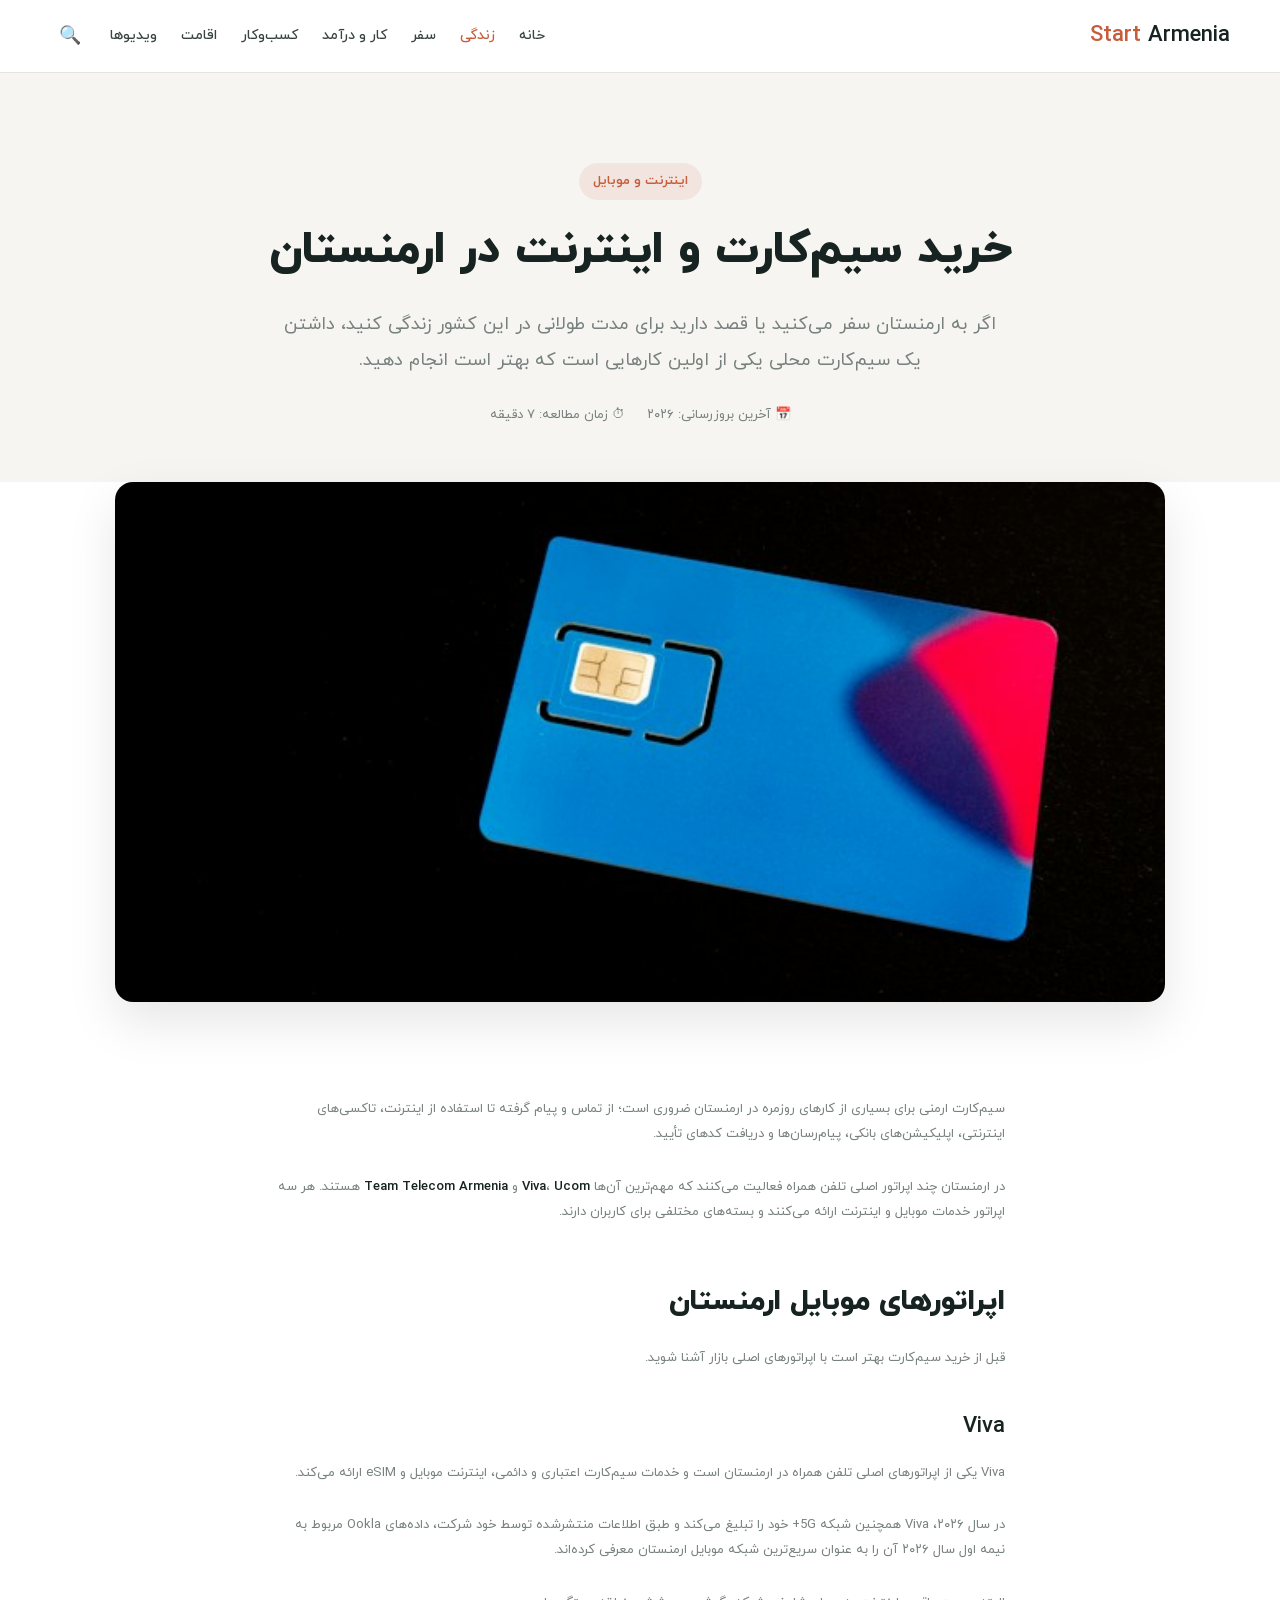
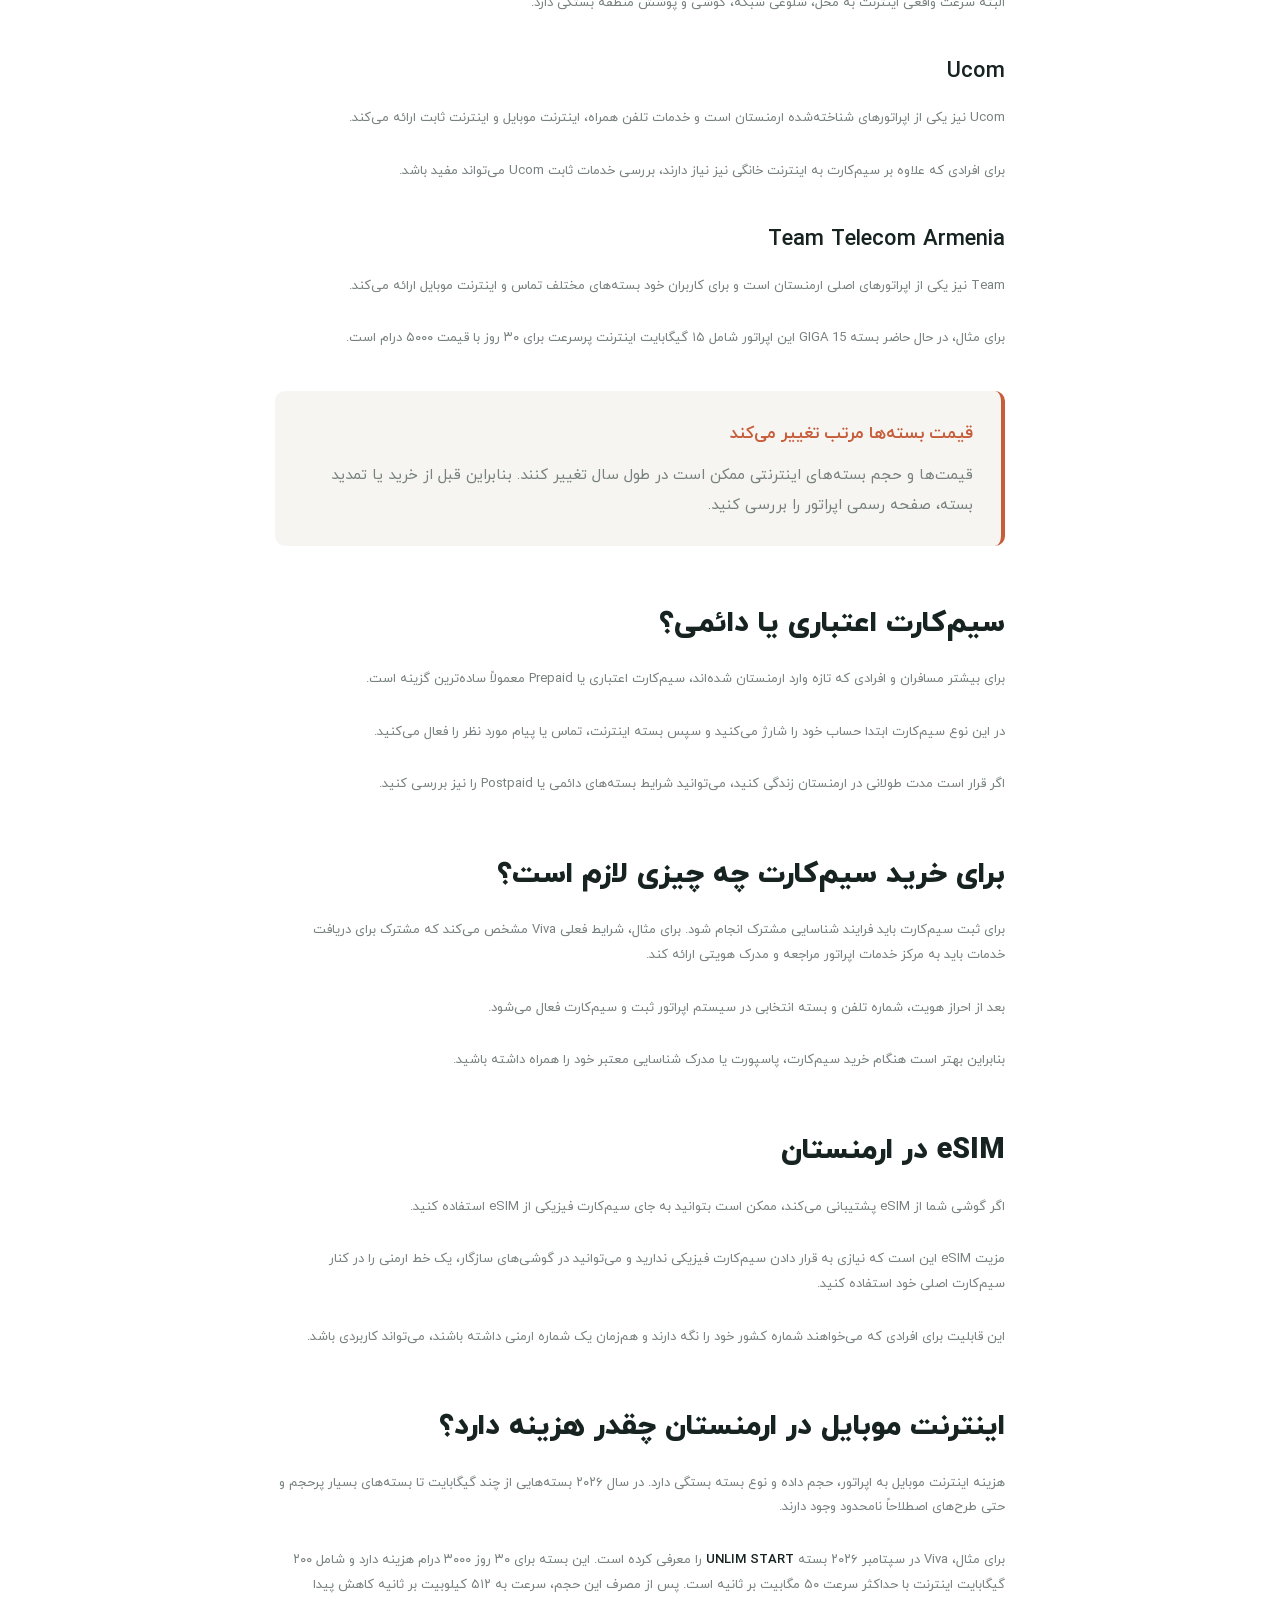
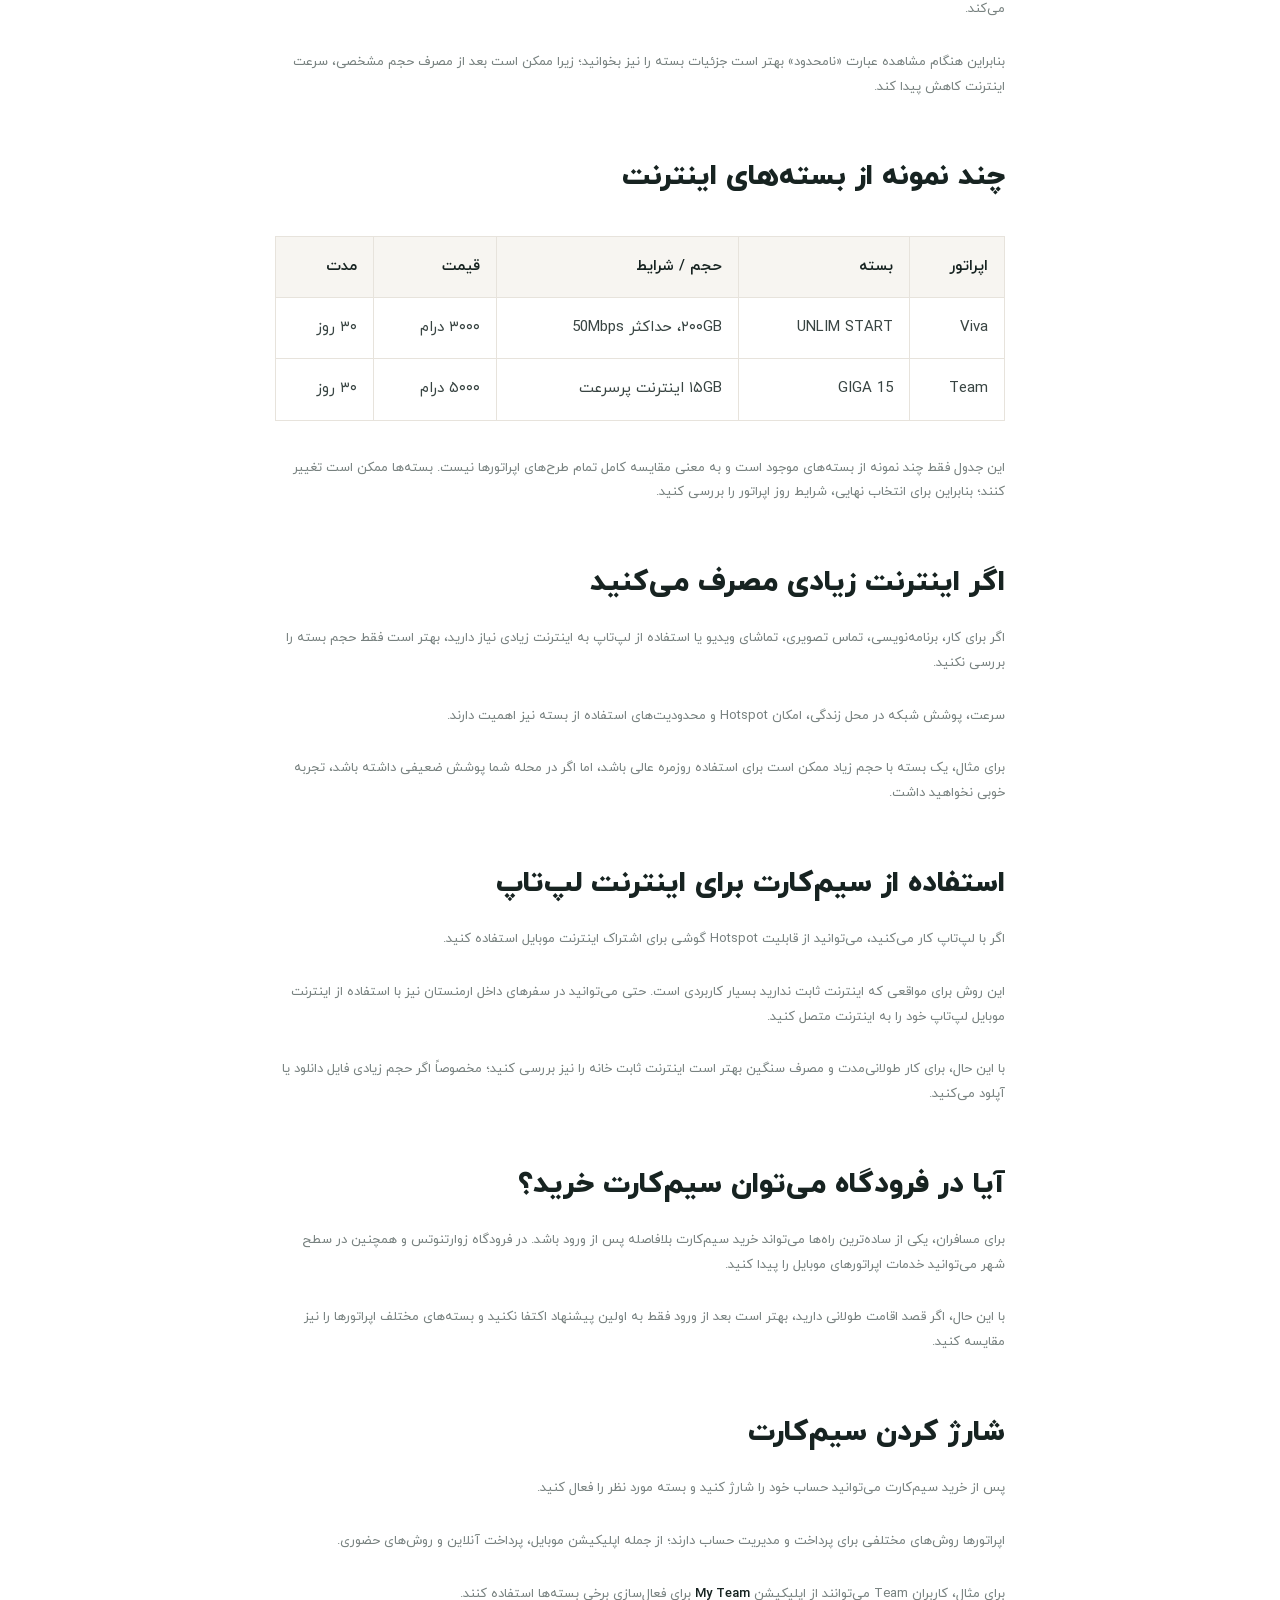
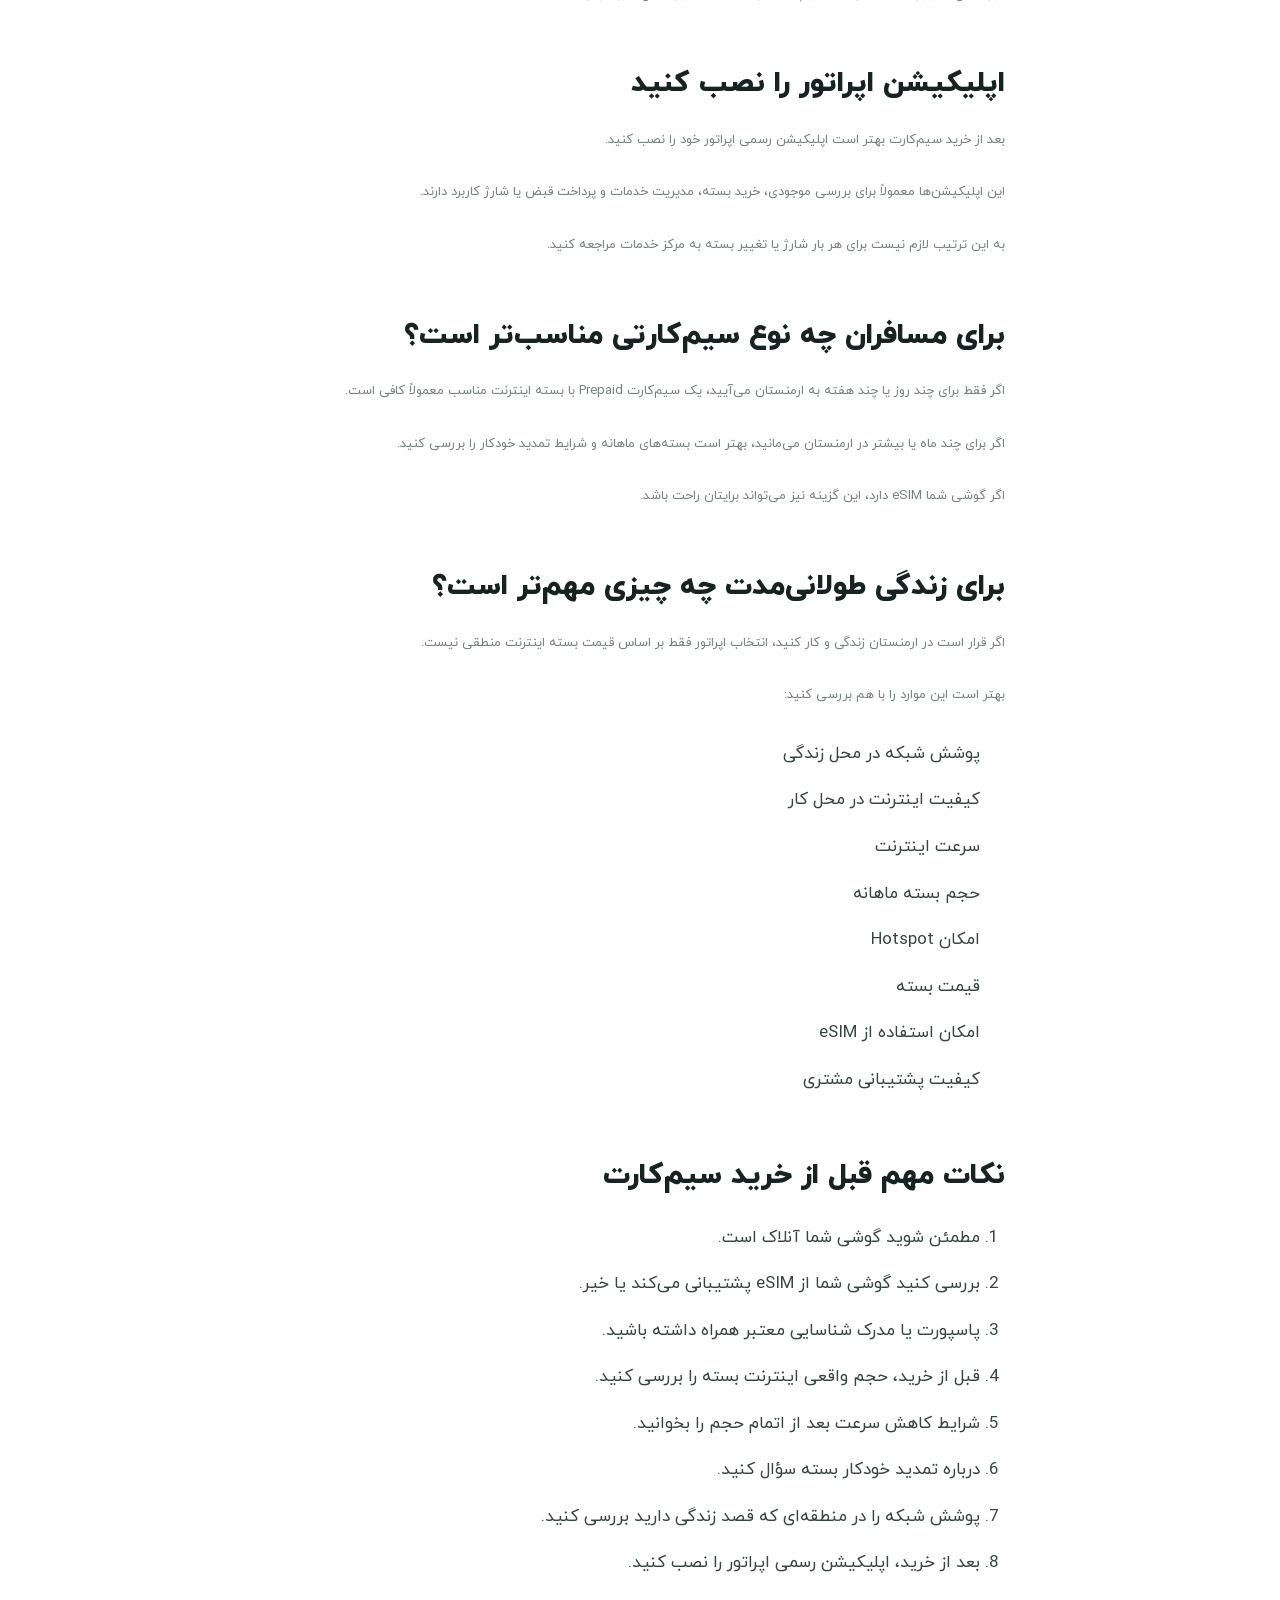
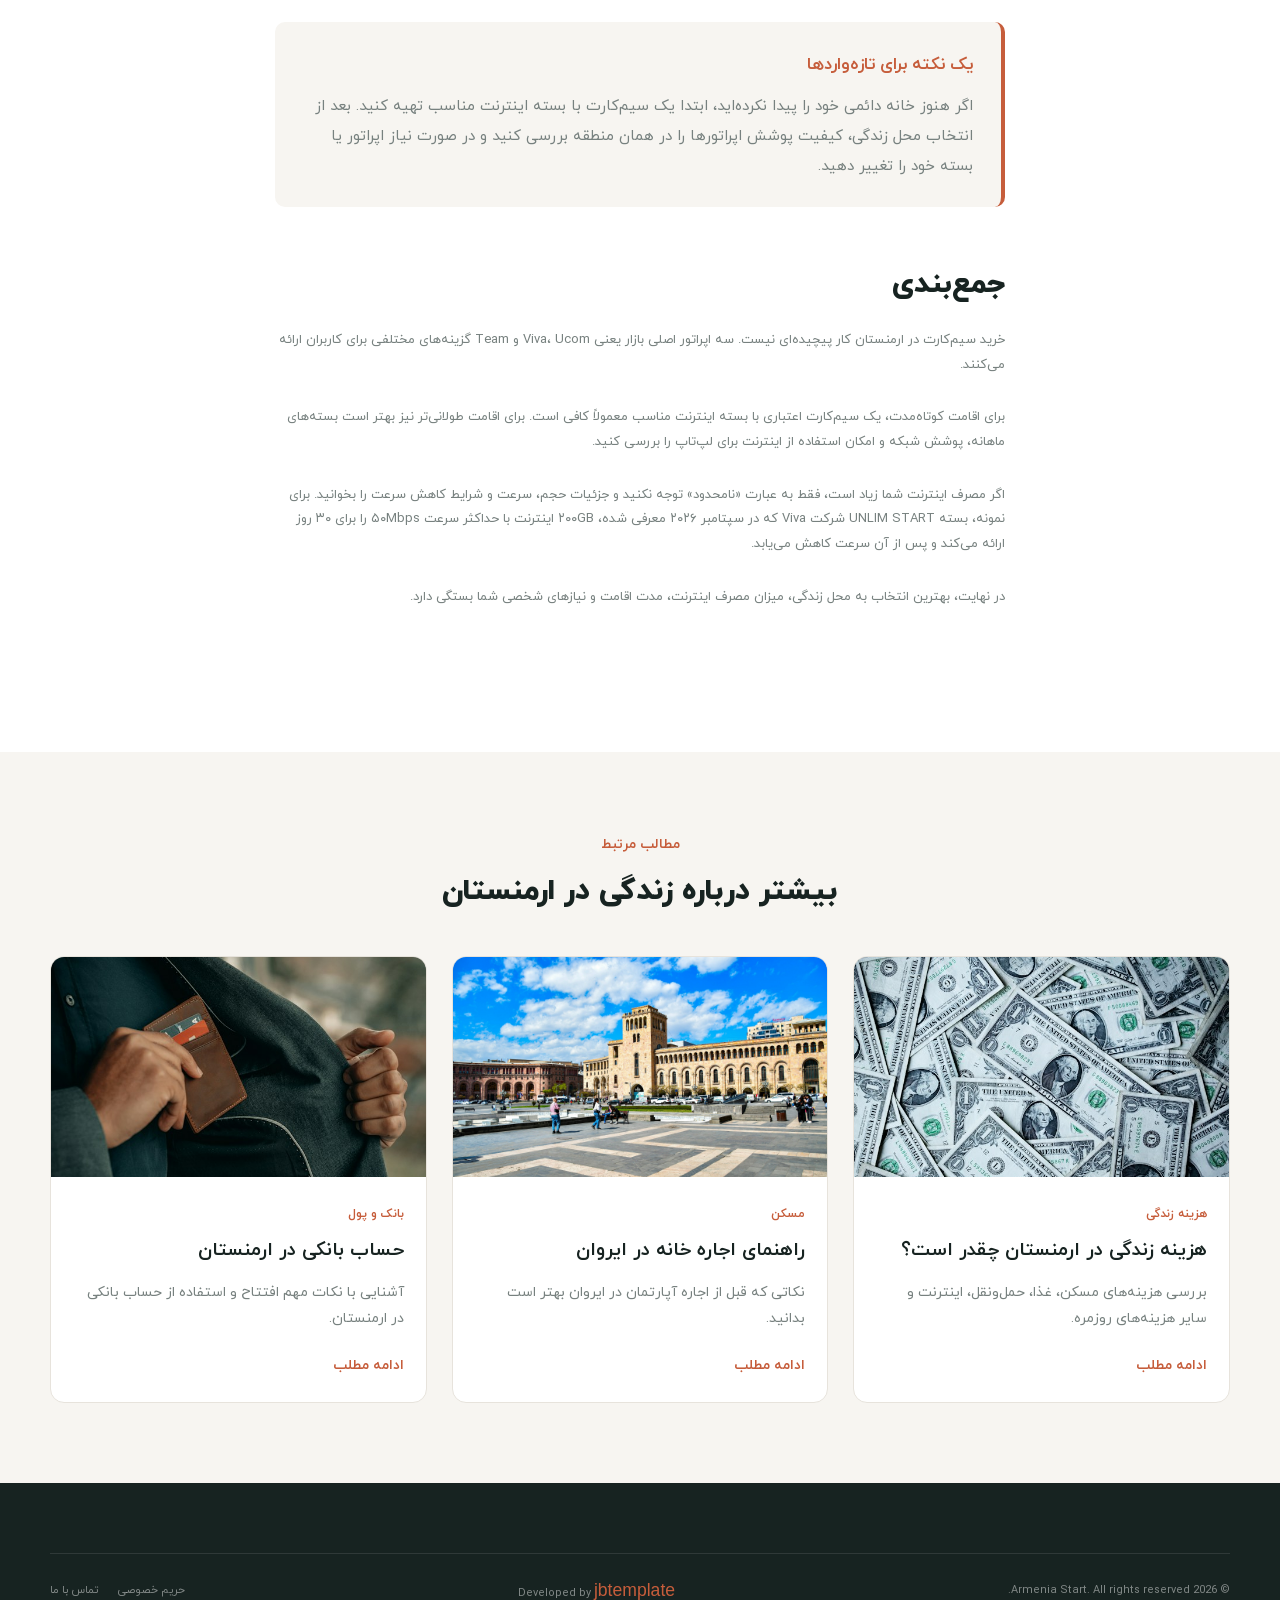
<file: articles/sim-card-in-armenia.html>
<!DOCTYPE html>
<html lang="fa" dir="rtl">

<head>

    <meta charset="UTF-8">

    <meta name="viewport" content="width=device-width, initial-scale=1.0">

    <title>خرید سیم‌کارت و اینترنت در ارمنستان | Armenia Start</title>

    <meta name="description"
        content="راهنمای خرید سیم‌کارت و اینترنت در ارمنستان؛ معرفی اپراتورهای Viva، Ucom و Team، خرید سیم‌کارت، eSIM، بسته‌های اینترنت و نکات مهم برای مسافران و تازه‌واردها.">

    <meta name="robots" content="index, follow">

    <link rel="canonical"
        href="https://armeniastart.com/articles/sim-card-in-armenia.html">

    <link rel="icon" href="../images/favicon.png" type="image/png">

    <link rel="stylesheet" href="../css/font.css">
    <link rel="stylesheet" href="../css/style.css">


    <script type="application/ld+json">
    {
        "@context": "https://schema.org",
        "@type": "Article",
        "headline": "خرید سیم‌کارت و اینترنت در ارمنستان",
        "description": "راهنمای خرید سیم‌کارت و اینترنت موبایل در ارمنستان و آشنایی با اپراتورهای Viva، Ucom و Team.",
        "image": "https://armeniastart.com/images/sim-card-armenia.jpg",
        "datePublished": "2026-09-29",
        "dateModified": "2026-09-29",
        "author": {
            "@type": "Organization",
            "name": "Armenia Start"
        },
        "publisher": {
            "@type": "Organization",
            "name": "Armenia Start",
            "logo": {
                "@type": "ImageObject",
                "url": "https://armeniastart.com/images/favicon.png"
            }
        },
        "mainEntityOfPage": {
            "@type": "WebPage",
            "@id": "https://armeniastart.com/articles/sim-card-in-armenia.html"
        }
    }
    </script>

</head>


<body class="article-page">


    <!-- Header -->

    <header class="site-header">

        <div class="container header-inner">

            <a
                href="../index.html"
                class="logo"
                aria-label="Armenia Start">

                <span class="logo-armenia">
                    Armenia
                </span>

                <span class="logo-start">
                    Start
                </span>

            </a>


            <nav class="navbar">

                <ul class="nav-links">

                    <li>
                        <a href="../index.html">
                            خانه
                        </a>
                    </li>

                    <li>
                        <a href="../life.html" class="active">
                            زندگی
                        </a>
                    </li>

                    <li>
                        <a href="../travel.html">
                            سفر
                        </a>
                    </li>

                    <li>
                        <a href="../work.html">
                            کار و درآمد
                        </a>
                    </li>

                    <li>
                        <a href="../business.html">
                            کسب‌وکار
                        </a>
                    </li>

                    <li>
                        <a href="../residency.html">
                            اقامت
                        </a>
                    </li>

                    <li>
                        <a href="../videos.html">
                            ویدیوها
                        </a>
                    </li>

                </ul>

            </nav>


            <button
                class="search-button"
                type="button"
                aria-label="جستجو">

                🔍

            </button>


            <button
                class="menu-toggle"
                type="button"
                aria-label="باز کردن منو"
                aria-expanded="false">

                <span></span>
                <span></span>
                <span></span>

            </button>

        </div>

    </header>



    <!-- Article Header -->

    <section class="article-header">

        <div class="container article-container">

            <span class="article-category">
                اینترنت و موبایل
            </span>


            <h1>
                خرید سیم‌کارت و اینترنت در ارمنستان
            </h1>


            <p class="article-intro">
                اگر به ارمنستان سفر می‌کنید یا قصد دارید برای مدت طولانی
                در این کشور زندگی کنید، داشتن یک سیم‌کارت محلی یکی از
                اولین کارهایی است که بهتر است انجام دهید.
            </p>


            <div class="article-meta">

                <span>
                    📅 آخرین بروزرسانی: ۲۰۲۶
                </span>

                <span>
                    ⏱ زمان مطالعه: ۷ دقیقه
                </span>

            </div>

        </div>

    </section>



    <!-- Featured Image -->

    <div class="container">

        <div class="article-featured-image">

            <img
                src="../images/sim-card-armenia.jpg"
                alt="سیم‌کارت و اینترنت موبایل در ارمنستان">

        </div>

    </div>



    <!-- Article Content -->

    <main class="article-content">


        <p>
            سیم‌کارت ارمنی برای بسیاری از کارهای روزمره در ارمنستان
            ضروری است؛ از تماس و پیام گرفته تا استفاده از اینترنت،
            تاکسی‌های اینترنتی، اپلیکیشن‌های بانکی، پیام‌رسان‌ها و
            دریافت کدهای تأیید.
        </p>


        <p>
            در ارمنستان چند اپراتور اصلی تلفن همراه فعالیت می‌کنند که
            مهم‌ترین آن‌ها <strong>Viva</strong>، <strong>Ucom</strong>
            و <strong>Team Telecom Armenia</strong> هستند.
            هر سه اپراتور خدمات موبایل و اینترنت ارائه می‌کنند و
            بسته‌های مختلفی برای کاربران دارند.
        </p>



        <h2>
            اپراتورهای موبایل ارمنستان
        </h2>


        <p>
            قبل از خرید سیم‌کارت بهتر است با اپراتورهای اصلی بازار
            آشنا شوید.
        </p>



        <h3>
            Viva
        </h3>


        <p>
            Viva یکی از اپراتورهای اصلی تلفن همراه در ارمنستان است و
            خدمات سیم‌کارت اعتباری و دائمی، اینترنت موبایل و eSIM
            ارائه می‌کند.
        </p>


        <p>
            در سال ۲۰۲۶، Viva همچنین شبکه 5G+ خود را تبلیغ می‌کند و
            طبق اطلاعات منتشرشده توسط خود شرکت، داده‌های Ookla مربوط
            به نیمه اول سال ۲۰۲۶ آن را به عنوان سریع‌ترین شبکه موبایل
            ارمنستان معرفی کرده‌اند.
        </p>


        <p>
            البته سرعت واقعی اینترنت به محل، شلوغی شبکه، گوشی و
            پوشش منطقه بستگی دارد.
        </p>



        <h3>
            Ucom
        </h3>


        <p>
            Ucom نیز یکی از اپراتورهای شناخته‌شده ارمنستان است و
            خدمات تلفن همراه، اینترنت موبایل و اینترنت ثابت ارائه می‌کند.
        </p>


        <p>
            برای افرادی که علاوه بر سیم‌کارت به اینترنت خانگی نیز
            نیاز دارند، بررسی خدمات ثابت Ucom می‌تواند مفید باشد.
        </p>



        <h3>
            Team Telecom Armenia
        </h3>


        <p>
            Team نیز یکی از اپراتورهای اصلی ارمنستان است و برای کاربران
            خود بسته‌های مختلف تماس و اینترنت موبایل ارائه می‌کند.
        </p>


        <p>
            برای مثال، در حال حاضر بسته GIGA 15 این اپراتور شامل
            ۱۵ گیگابایت اینترنت پرسرعت برای ۳۰ روز با قیمت
            ۵۰۰۰ درام است.
        </p>



        <div class="article-note">

            <strong>
                قیمت بسته‌ها مرتب تغییر می‌کند
            </strong>

            <p>
                قیمت‌ها و حجم بسته‌های اینترنتی ممکن است در طول سال
                تغییر کنند. بنابراین قبل از خرید یا تمدید بسته،
                صفحه رسمی اپراتور را بررسی کنید.
            </p>

        </div>



        <h2>
            سیم‌کارت اعتباری یا دائمی؟
        </h2>


        <p>
            برای بیشتر مسافران و افرادی که تازه وارد ارمنستان شده‌اند،
            سیم‌کارت اعتباری یا Prepaid معمولاً ساده‌ترین گزینه است.
        </p>


        <p>
            در این نوع سیم‌کارت ابتدا حساب خود را شارژ می‌کنید و سپس
            بسته اینترنت، تماس یا پیام مورد نظر را فعال می‌کنید.
        </p>


        <p>
            اگر قرار است مدت طولانی در ارمنستان زندگی کنید، می‌توانید
            شرایط بسته‌های دائمی یا Postpaid را نیز بررسی کنید.
        </p>



        <h2>
            برای خرید سیم‌کارت چه چیزی لازم است؟
        </h2>


        <p>
            برای ثبت سیم‌کارت باید فرایند شناسایی مشترک انجام شود.
            برای مثال، شرایط فعلی Viva مشخص می‌کند که مشترک برای
            دریافت خدمات باید به مرکز خدمات اپراتور مراجعه و
            مدرک هویتی ارائه کند.
        </p>


        <p>
            بعد از احراز هویت، شماره تلفن و بسته انتخابی در سیستم
            اپراتور ثبت و سیم‌کارت فعال می‌شود.
        </p>


        <p>
            بنابراین بهتر است هنگام خرید سیم‌کارت، پاسپورت یا
            مدرک شناسایی معتبر خود را همراه داشته باشید.
        </p>



        <h2>
            eSIM در ارمنستان
        </h2>


        <p>
            اگر گوشی شما از eSIM پشتیبانی می‌کند، ممکن است بتوانید
            به جای سیم‌کارت فیزیکی از eSIM استفاده کنید.
        </p>


        <p>
            مزیت eSIM این است که نیازی به قرار دادن سیم‌کارت فیزیکی
            ندارید و می‌توانید در گوشی‌های سازگار، یک خط ارمنی را
            در کنار سیم‌کارت اصلی خود استفاده کنید.
        </p>


        <p>
            این قابلیت برای افرادی که می‌خواهند شماره کشور خود را
            نگه دارند و هم‌زمان یک شماره ارمنی داشته باشند، می‌تواند
            کاربردی باشد.
        </p>



        <h2>
            اینترنت موبایل در ارمنستان چقدر هزینه دارد؟
        </h2>


        <p>
            هزینه اینترنت موبایل به اپراتور، حجم داده و نوع بسته بستگی دارد.
            در سال ۲۰۲۶ بسته‌هایی از چند گیگابایت تا بسته‌های بسیار
            پرحجم و حتی طرح‌های اصطلاحاً نامحدود وجود دارند.
        </p>


        <p>
            برای مثال، Viva در سپتامبر ۲۰۲۶ بسته
            <strong>UNLIM START</strong> را معرفی کرده است.
            این بسته برای ۳۰ روز ۳۰۰۰ درام هزینه دارد و شامل
            ۲۰۰ گیگابایت اینترنت با حداکثر سرعت ۵۰ مگابیت بر ثانیه است.
            پس از مصرف این حجم، سرعت به ۵۱۲ کیلوبیت بر ثانیه کاهش پیدا می‌کند.
        </p>


        <p>
            بنابراین هنگام مشاهده عبارت «نامحدود» بهتر است جزئیات
            بسته را نیز بخوانید؛ زیرا ممکن است بعد از مصرف حجم مشخصی،
            سرعت اینترنت کاهش پیدا کند.
        </p>



        <h2>
            چند نمونه از بسته‌های اینترنت
        </h2>


        <div class="table-wrapper">

            <table>

                <thead>

                    <tr>

                        <th>
                            اپراتور
                        </th>

                        <th>
                            بسته
                        </th>

                        <th>
                            حجم / شرایط
                        </th>

                        <th>
                            قیمت
                        </th>

                        <th>
                            مدت
                        </th>

                    </tr>

                </thead>


                <tbody>

                    <tr>

                        <td>
                            Viva
                        </td>

                        <td>
                            UNLIM START
                        </td>

                        <td>
                            ۲۰۰GB، حداکثر 50Mbps
                        </td>

                        <td>
                            ۳۰۰۰ درام
                        </td>

                        <td>
                            ۳۰ روز
                        </td>

                    </tr>


                    <tr>

                        <td>
                            Team
                        </td>

                        <td>
                            GIGA 15
                        </td>

                        <td>
                            ۱۵GB اینترنت پرسرعت
                        </td>

                        <td>
                            ۵۰۰۰ درام
                        </td>

                        <td>
                            ۳۰ روز
                        </td>

                    </tr>

                </tbody>

            </table>

        </div>


        <p>
            این جدول فقط چند نمونه از بسته‌های موجود است و به معنی
            مقایسه کامل تمام طرح‌های اپراتورها نیست. بسته‌ها ممکن است
            تغییر کنند؛ بنابراین برای انتخاب نهایی، شرایط روز اپراتور
            را بررسی کنید.
        </p>



        <h2>
            اگر اینترنت زیادی مصرف می‌کنید
        </h2>


        <p>
            اگر برای کار، برنامه‌نویسی، تماس تصویری، تماشای ویدیو یا
            استفاده از لپ‌تاپ به اینترنت زیادی نیاز دارید، بهتر است
            فقط حجم بسته را بررسی نکنید.
        </p>


        <p>
            سرعت، پوشش شبکه در محل زندگی، امکان Hotspot و محدودیت‌های
            استفاده از بسته نیز اهمیت دارند.
        </p>


        <p>
            برای مثال، یک بسته با حجم زیاد ممکن است برای استفاده روزمره
            عالی باشد، اما اگر در محله شما پوشش ضعیفی داشته باشد،
            تجربه خوبی نخواهید داشت.
        </p>



        <h2>
            استفاده از سیم‌کارت برای اینترنت لپ‌تاپ
        </h2>


        <p>
            اگر با لپ‌تاپ کار می‌کنید، می‌توانید از قابلیت Hotspot
            گوشی برای اشتراک اینترنت موبایل استفاده کنید.
        </p>


        <p>
            این روش برای مواقعی که اینترنت ثابت ندارید بسیار کاربردی است.
            حتی می‌توانید در سفرهای داخل ارمنستان نیز با استفاده از
            اینترنت موبایل لپ‌تاپ خود را به اینترنت متصل کنید.
        </p>


        <p>
            با این حال، برای کار طولانی‌مدت و مصرف سنگین بهتر است
            اینترنت ثابت خانه را نیز بررسی کنید؛ مخصوصاً اگر حجم
            زیادی فایل دانلود یا آپلود می‌کنید.
        </p>



        <h2>
            آیا در فرودگاه می‌توان سیم‌کارت خرید؟
        </h2>


        <p>
            برای مسافران، یکی از ساده‌ترین راه‌ها می‌تواند خرید سیم‌کارت
            بلافاصله پس از ورود باشد. در فرودگاه زوارتنوتس و همچنین
            در سطح شهر می‌توانید خدمات اپراتورهای موبایل را پیدا کنید.
        </p>


        <p>
            با این حال، اگر قصد اقامت طولانی دارید، بهتر است بعد از ورود
            فقط به اولین پیشنهاد اکتفا نکنید و بسته‌های مختلف اپراتورها
            را نیز مقایسه کنید.
        </p>



        <h2>
            شارژ کردن سیم‌کارت
        </h2>


        <p>
            پس از خرید سیم‌کارت می‌توانید حساب خود را شارژ کنید و
            بسته مورد نظر را فعال کنید.
        </p>


        <p>
            اپراتورها روش‌های مختلفی برای پرداخت و مدیریت حساب دارند؛
            از جمله اپلیکیشن موبایل، پرداخت آنلاین و روش‌های حضوری.
        </p>


        <p>
            برای مثال، کاربران Team می‌توانند از اپلیکیشن
            <strong>My Team</strong> برای فعال‌سازی برخی بسته‌ها
            استفاده کنند.
        </p>



        <h2>
            اپلیکیشن اپراتور را نصب کنید
        </h2>


        <p>
            بعد از خرید سیم‌کارت بهتر است اپلیکیشن رسمی اپراتور خود
            را نصب کنید.
        </p>


        <p>
            این اپلیکیشن‌ها معمولاً برای بررسی موجودی، خرید بسته،
            مدیریت خدمات و پرداخت قبض یا شارژ کاربرد دارند.
        </p>


        <p>
            به این ترتیب لازم نیست برای هر بار شارژ یا تغییر بسته
            به مرکز خدمات مراجعه کنید.
        </p>



        <h2>
            برای مسافران چه نوع سیم‌کارتی مناسب‌تر است؟
        </h2>


        <p>
            اگر فقط برای چند روز یا چند هفته به ارمنستان می‌آیید،
            یک سیم‌کارت Prepaid با بسته اینترنت مناسب معمولاً کافی است.
        </p>


        <p>
            اگر برای چند ماه یا بیشتر در ارمنستان می‌مانید، بهتر است
            بسته‌های ماهانه و شرایط تمدید خودکار را بررسی کنید.
        </p>


        <p>
            اگر گوشی شما eSIM دارد، این گزینه نیز می‌تواند برایتان
            راحت باشد.
        </p>



        <h2>
            برای زندگی طولانی‌مدت چه چیزی مهم‌تر است؟
        </h2>


        <p>
            اگر قرار است در ارمنستان زندگی و کار کنید، انتخاب اپراتور
            فقط بر اساس قیمت بسته اینترنت منطقی نیست.
        </p>


        <p>
            بهتر است این موارد را با هم بررسی کنید:
        </p>


        <ul>

            <li>
                پوشش شبکه در محل زندگی
            </li>

            <li>
                کیفیت اینترنت در محل کار
            </li>

            <li>
                سرعت اینترنت
            </li>

            <li>
                حجم بسته ماهانه
            </li>

            <li>
                امکان Hotspot
            </li>

            <li>
                قیمت بسته
            </li>

            <li>
                امکان استفاده از eSIM
            </li>

            <li>
                کیفیت پشتیبانی مشتری
            </li>

        </ul>



        <h2>
            نکات مهم قبل از خرید سیم‌کارت
        </h2>


        <ol>

            <li>
                مطمئن شوید گوشی شما آنلاک است.
            </li>

            <li>
                بررسی کنید گوشی شما از eSIM پشتیبانی می‌کند یا خیر.
            </li>

            <li>
                پاسپورت یا مدرک شناسایی معتبر همراه داشته باشید.
            </li>

            <li>
                قبل از خرید، حجم واقعی اینترنت بسته را بررسی کنید.
            </li>

            <li>
                شرایط کاهش سرعت بعد از اتمام حجم را بخوانید.
            </li>

            <li>
                درباره تمدید خودکار بسته سؤال کنید.
            </li>

            <li>
                پوشش شبکه را در منطقه‌ای که قصد زندگی دارید بررسی کنید.
            </li>

            <li>
                بعد از خرید، اپلیکیشن رسمی اپراتور را نصب کنید.
            </li>

        </ol>



        <div class="article-note">

            <strong>
                یک نکته برای تازه‌واردها
            </strong>

            <p>
                اگر هنوز خانه دائمی خود را پیدا نکرده‌اید، ابتدا یک
                سیم‌کارت با بسته اینترنت مناسب تهیه کنید. بعد از انتخاب
                محل زندگی، کیفیت پوشش اپراتورها را در همان منطقه بررسی
                کنید و در صورت نیاز اپراتور یا بسته خود را تغییر دهید.
            </p>

        </div>



        <h2>
            جمع‌بندی
        </h2>


        <p>
            خرید سیم‌کارت در ارمنستان کار پیچیده‌ای نیست. سه اپراتور
            اصلی بازار یعنی Viva، Ucom و Team گزینه‌های مختلفی برای
            کاربران ارائه می‌کنند.
        </p>


        <p>
            برای اقامت کوتاه‌مدت، یک سیم‌کارت اعتباری با بسته اینترنت
            مناسب معمولاً کافی است. برای اقامت طولانی‌تر نیز بهتر است
            بسته‌های ماهانه، پوشش شبکه و امکان استفاده از اینترنت
            برای لپ‌تاپ را بررسی کنید.
        </p>


        <p>
            اگر مصرف اینترنت شما زیاد است، فقط به عبارت «نامحدود»
            توجه نکنید و جزئیات حجم، سرعت و شرایط کاهش سرعت را بخوانید.
            برای نمونه، بسته UNLIM START شرکت Viva که در سپتامبر ۲۰۲۶
            معرفی شده، ۲۰۰GB اینترنت با حداکثر سرعت ۵۰Mbps را برای
            ۳۰ روز ارائه می‌کند و پس از آن سرعت کاهش می‌یابد.
        </p>


        <p>
            در نهایت، بهترین انتخاب به محل زندگی، میزان مصرف اینترنت،
            مدت اقامت و نیازهای شخصی شما بستگی دارد.
        </p>

    </main>



    <!-- Related Articles -->

    <section class="related-articles">

        <div class="container">


            <div class="section-heading">

                <span>
                    مطالب مرتبط
                </span>

                <h2>
                    بیشتر درباره زندگی در ارمنستان
                </h2>

            </div>


            <div class="articles-grid">


                <!-- Article 1 -->

                <article class="article-card">

                    <img
                        src="../images/yerevan-life.jpg"
                        alt="هزینه زندگی در ارمنستان">

                    <div class="article-card-content">

                        <span class="article-category">
                            هزینه زندگی
                        </span>

                        <h3>
                            هزینه زندگی در ارمنستان چقدر است؟
                        </h3>

                        <p>
                            بررسی هزینه‌های مسکن، غذا، حمل‌ونقل،
                            اینترنت و سایر هزینه‌های روزمره.
                        </p>

                        <a href="cost-of-living-in-armenia.html">
                            ادامه مطلب
                        </a>

                    </div>

                </article>



                <!-- Article 2 -->

                <article class="article-card">

                    <img
                        src="../images/yerevan.jpg"
                        alt="اجاره خانه در ایروان">

                    <div class="article-card-content">

                        <span class="article-category">
                            مسکن
                        </span>

                        <h3>
                            راهنمای اجاره خانه در ایروان
                        </h3>

                        <p>
                            نکاتی که قبل از اجاره آپارتمان در ایروان
                            بهتر است بدانید.
                        </p>

                        <a href="renting-house-in-yerevan.html">
                            ادامه مطلب
                        </a>

                    </div>

                </article>



                <!-- Article 3 -->

                <article class="article-card">

                    <img
                        src="../images/banking-armenia.jpg"
                        alt="حساب بانکی در ارمنستان">

                    <div class="article-card-content">

                        <span class="article-category">
                            بانک و پول
                        </span>

                        <h3>
                            حساب بانکی در ارمنستان
                        </h3>

                        <p>
                            آشنایی با نکات مهم افتتاح و استفاده
                            از حساب بانکی در ارمنستان.
                        </p>

                        <a href="bank-account-in-armenia.html">
                            ادامه مطلب
                        </a>

                    </div>

                </article>


            </div>

        </div>

    </section>



    <!-- Footer -->

    <footer class="site-footer">

        <div class="container">

            <div class="footer-bottom">

                <p>
                    © 2026 Armenia Start.
                    All rights reserved.
                </p>


                <p>

                    Developed by

                    <a
                        class="develope"
                        href="https://www.jbtemplate.com/">

                        jbtemplate

                    </a>

                </p>


                <div>

                    <a href="../privacy.html">
                        حریم خصوصی
                    </a>

                    <a href="../contact.html">
                        تماس با ما
                    </a>

                </div>

            </div>

        </div>

    </footer>



    <script src="../js/main.js"></script>

</body>

</html>
</file>
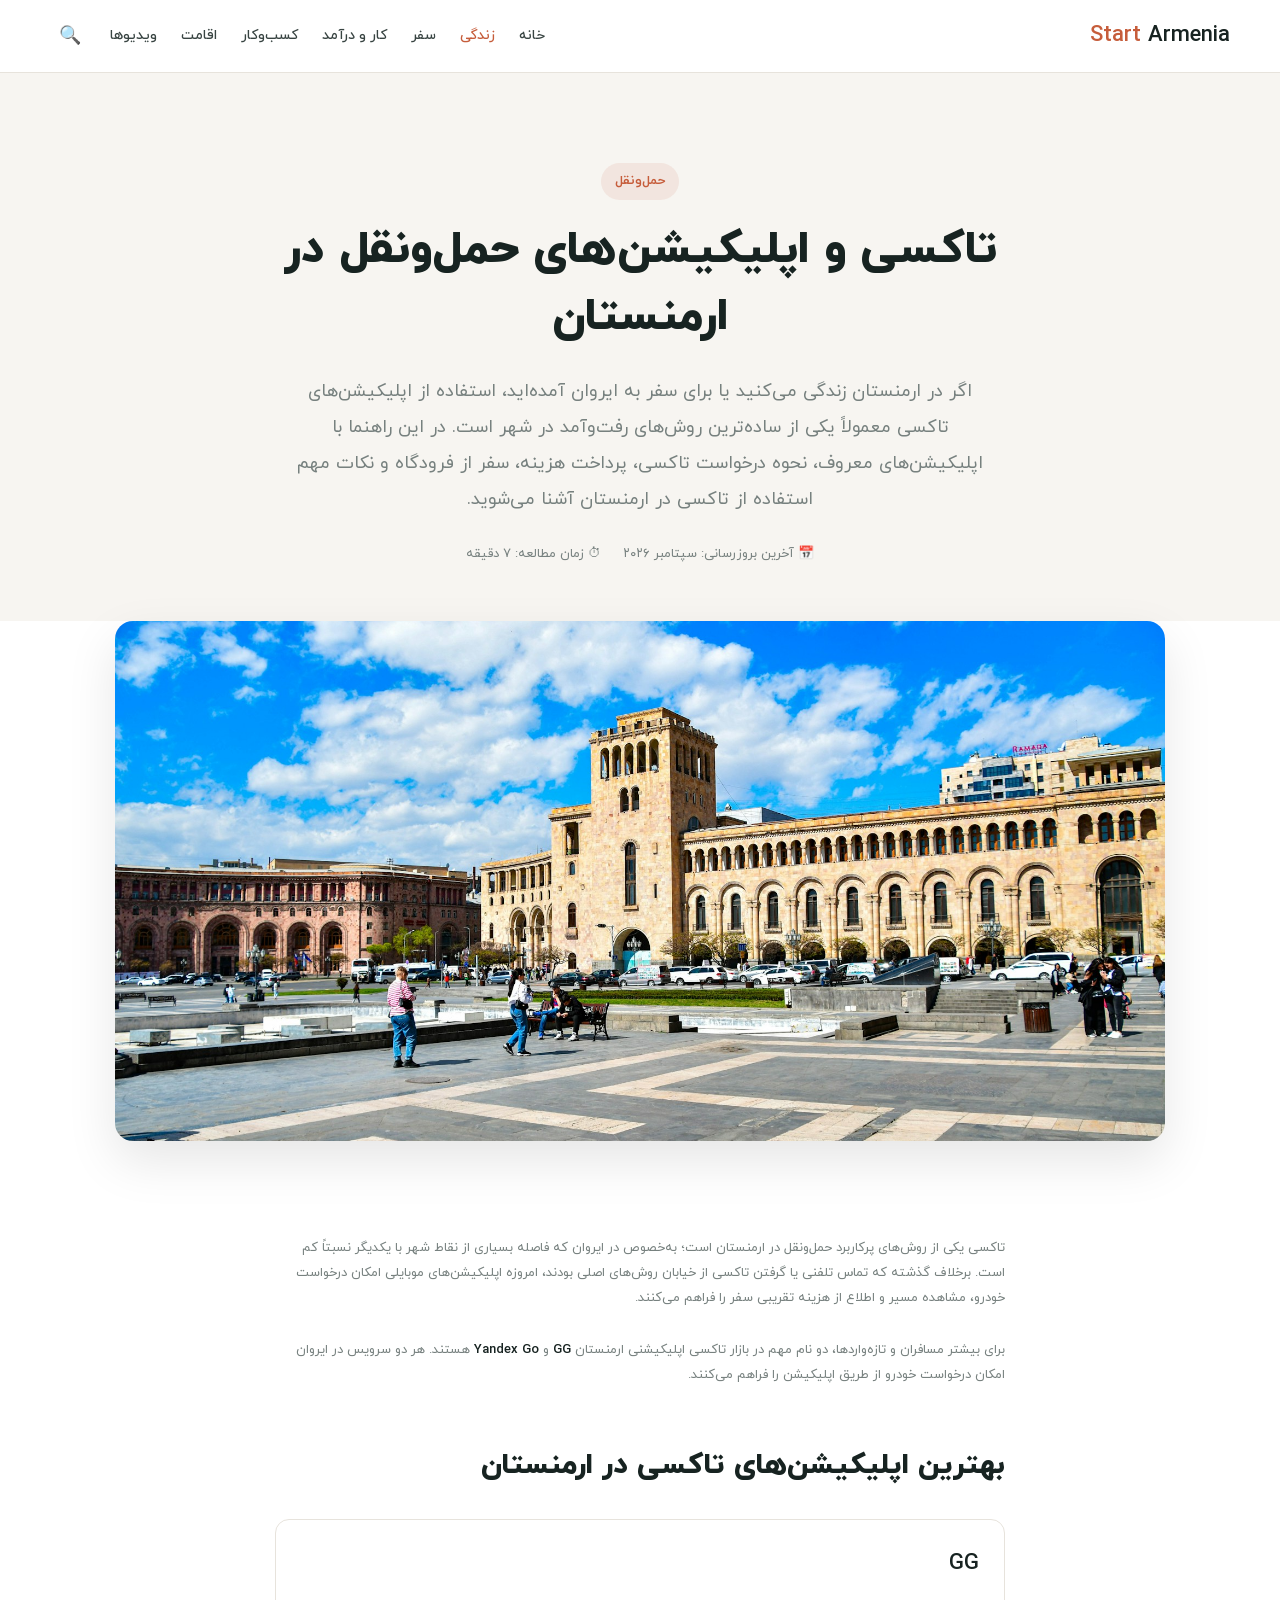
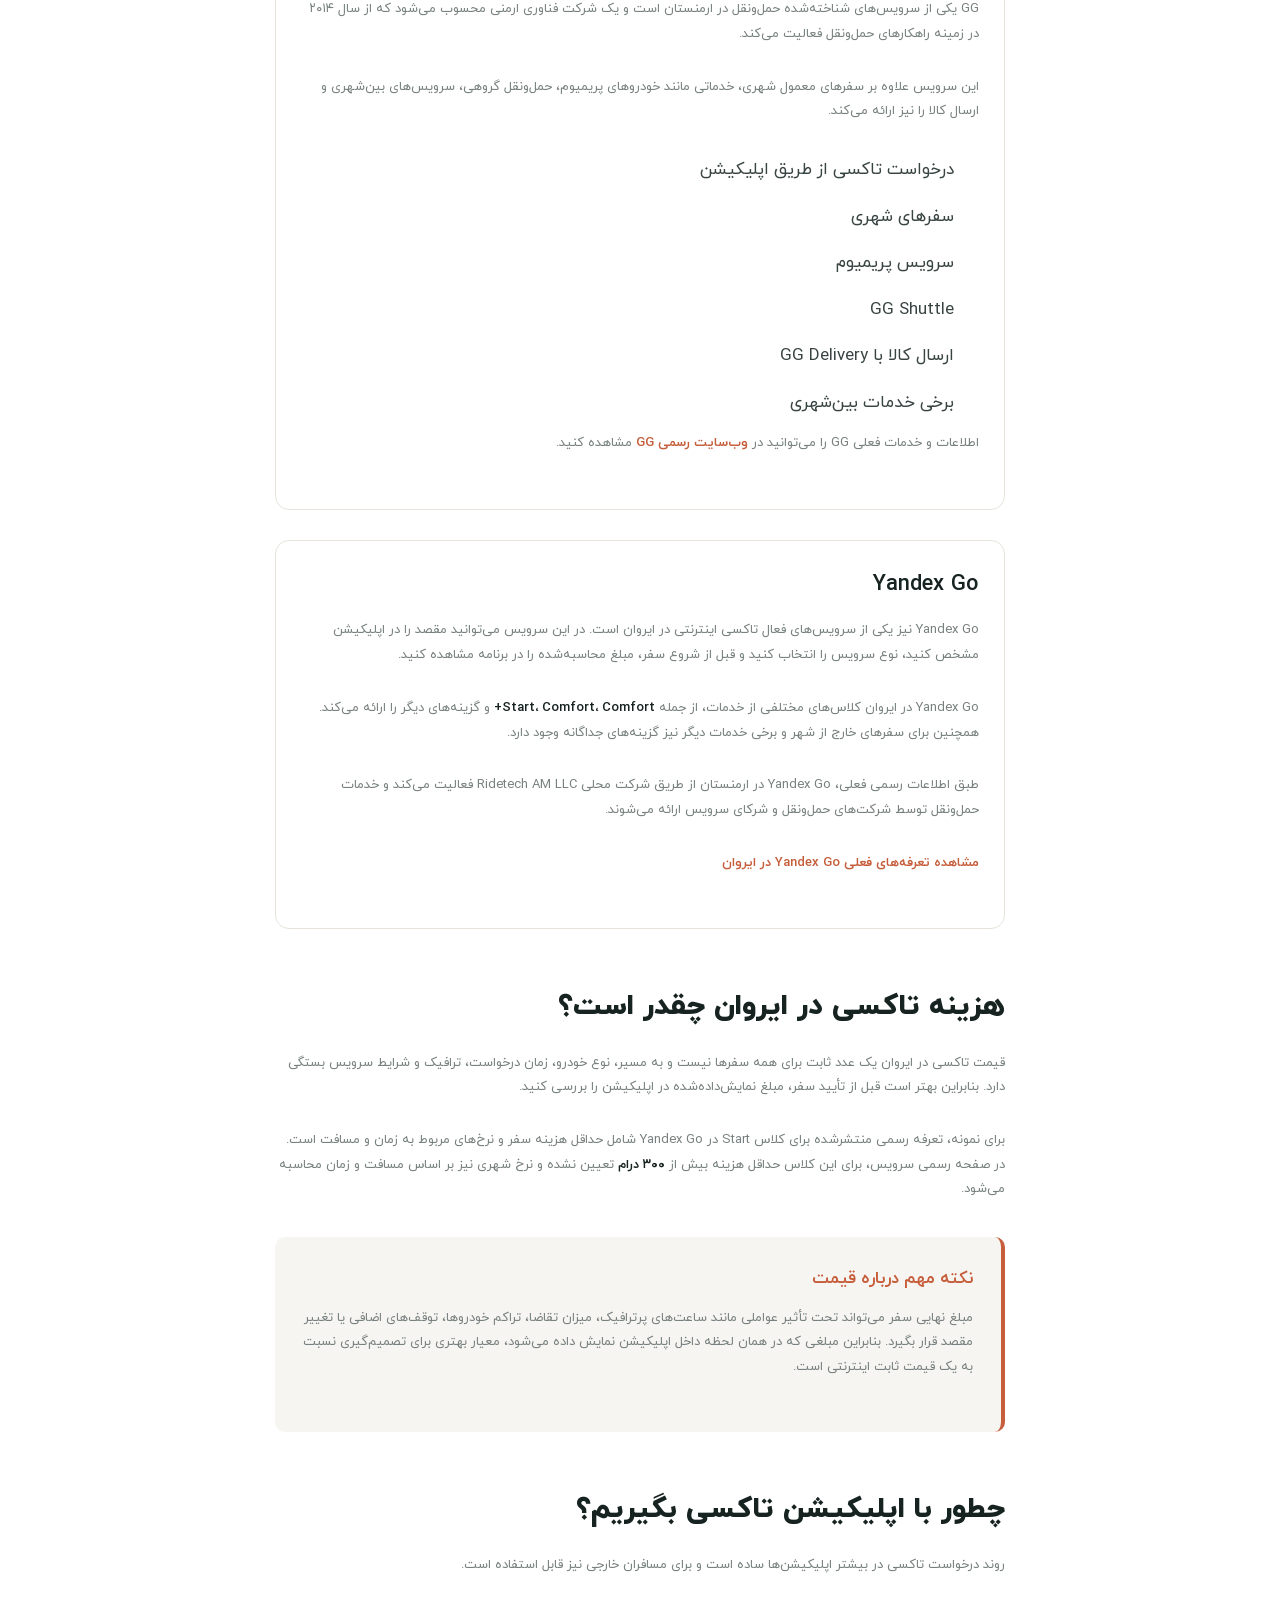
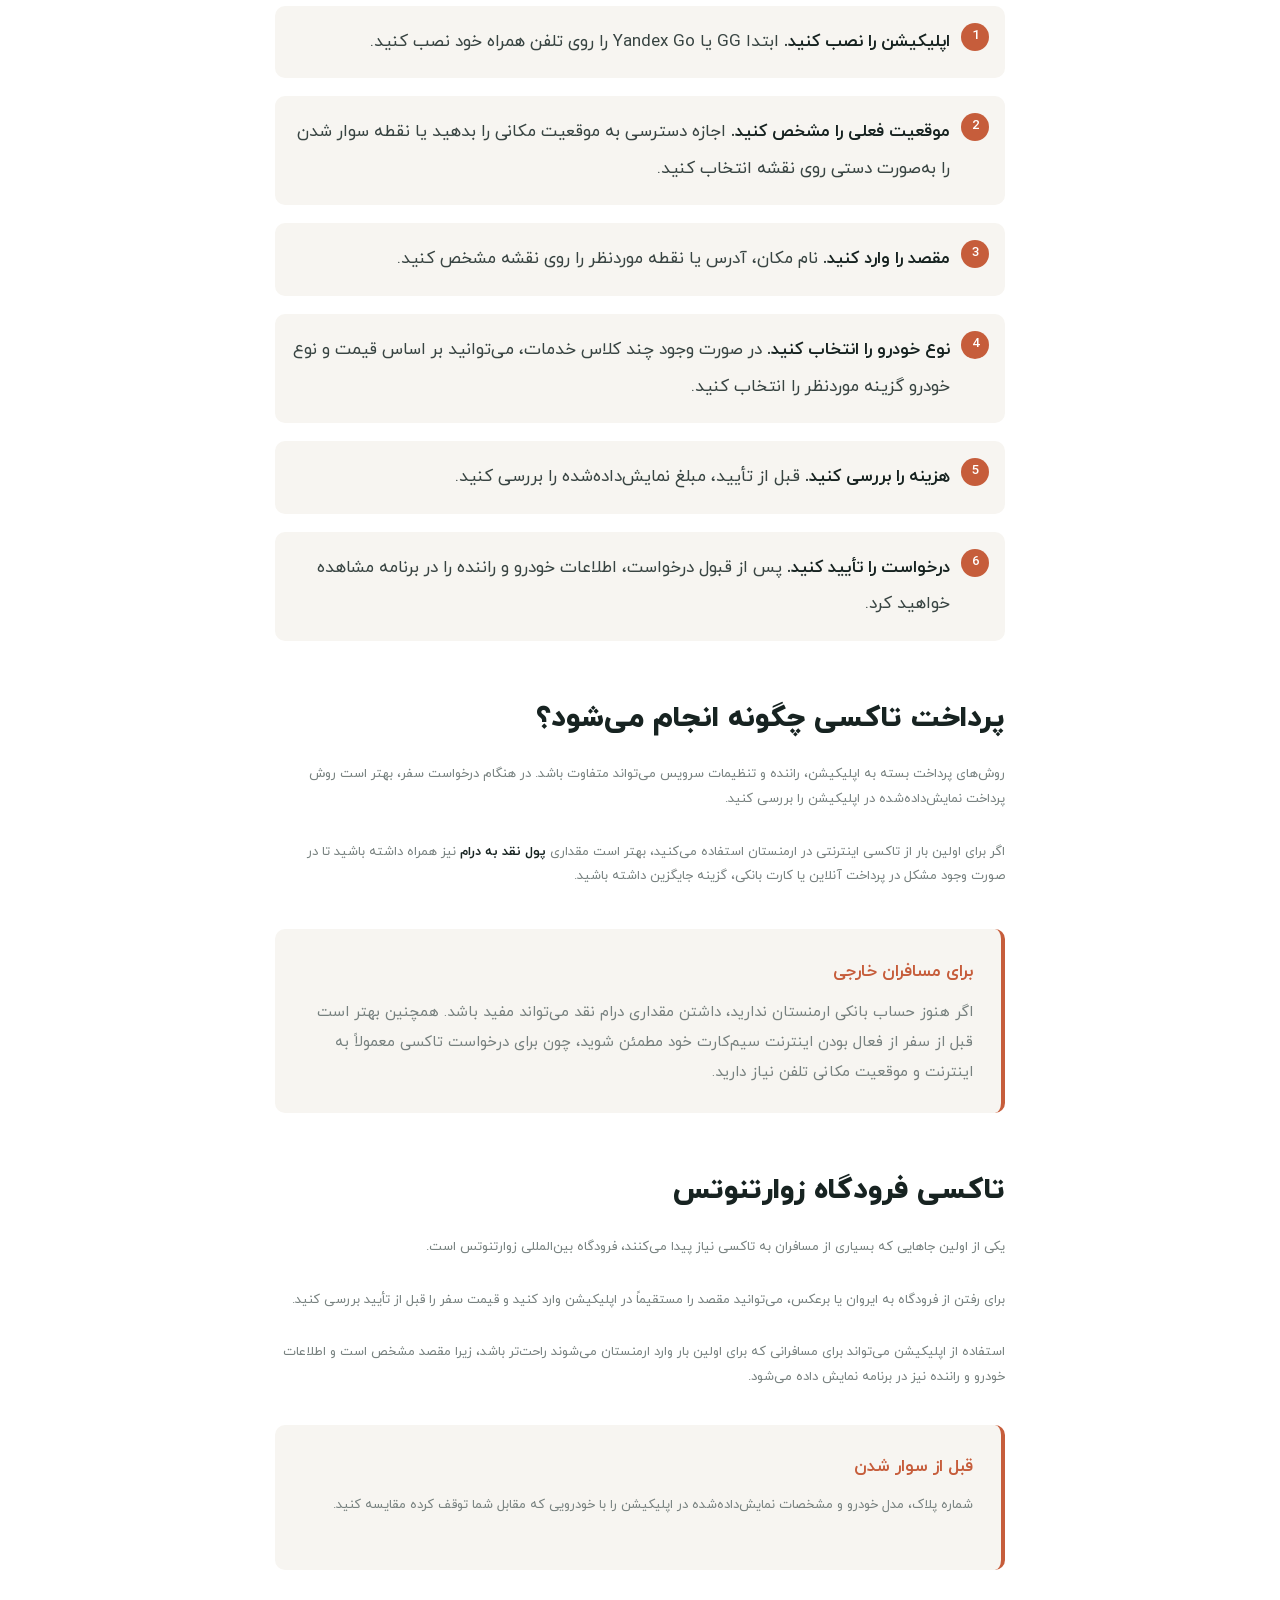
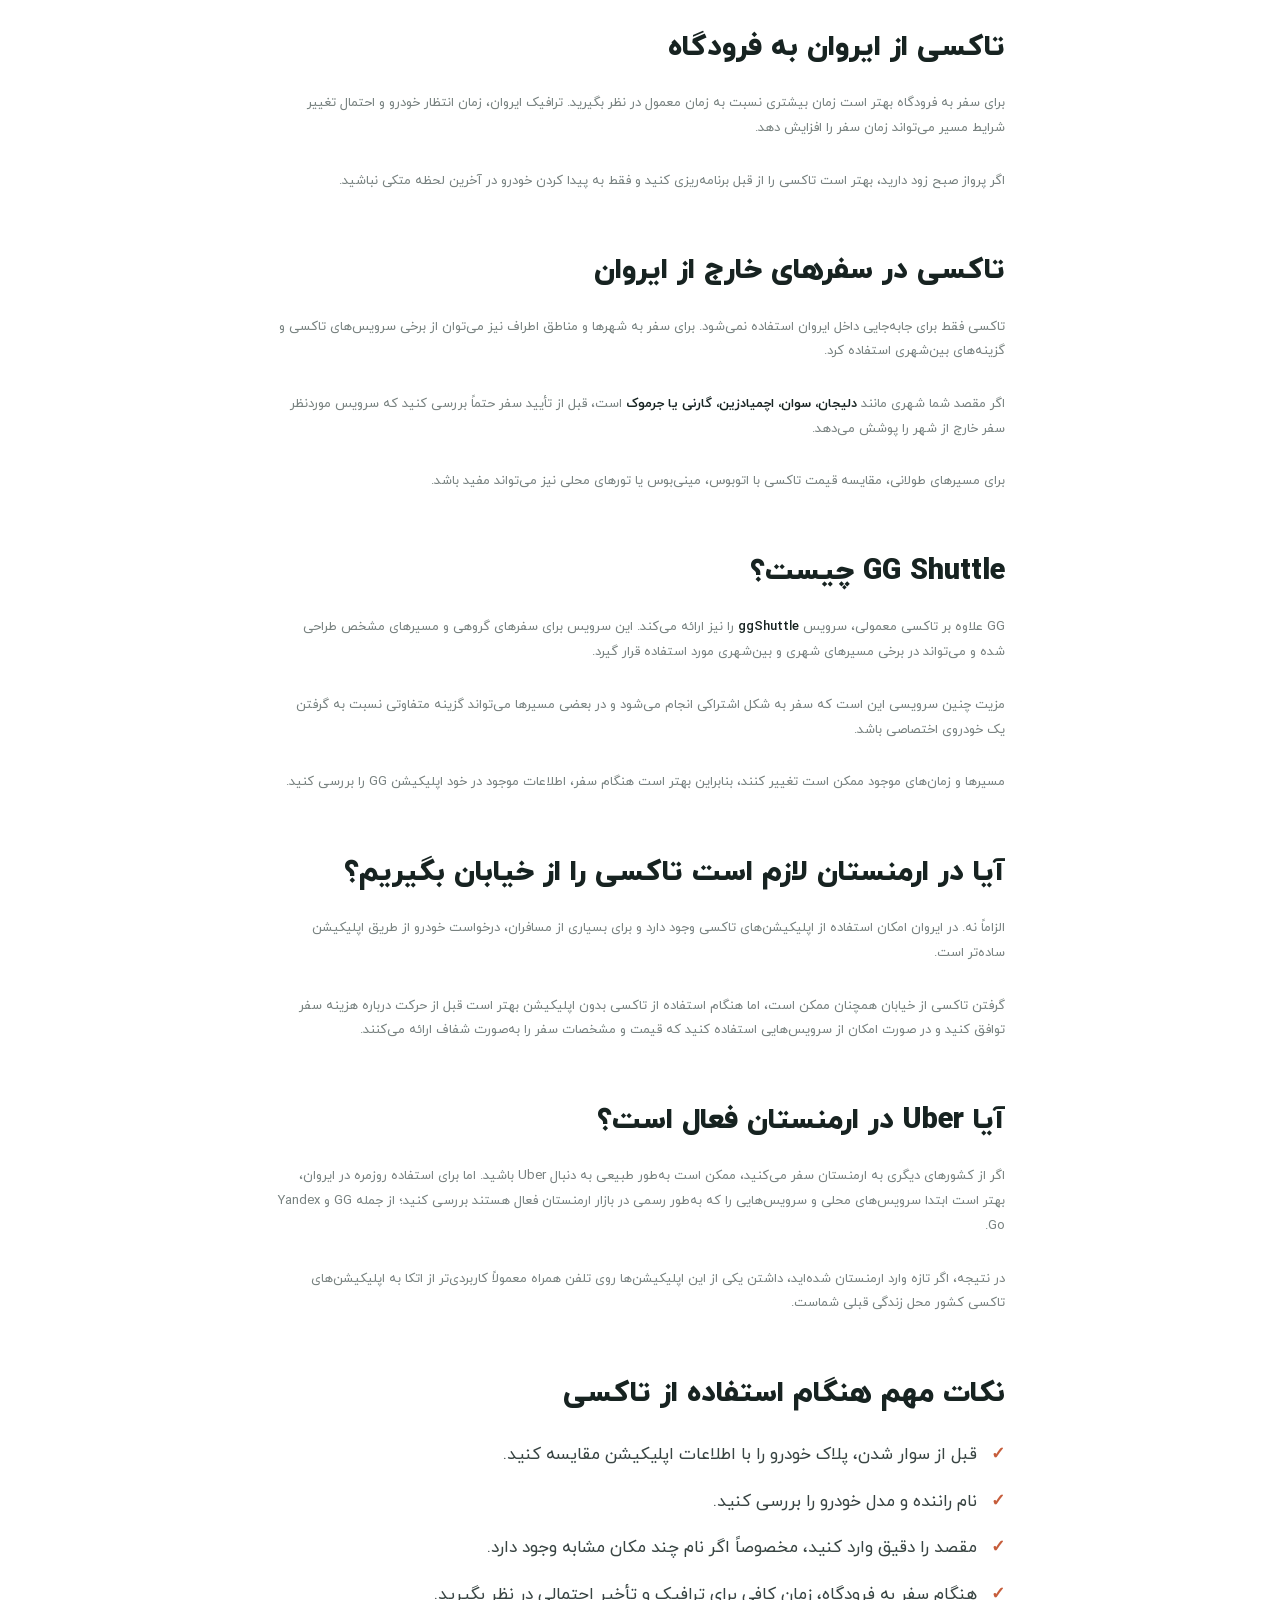
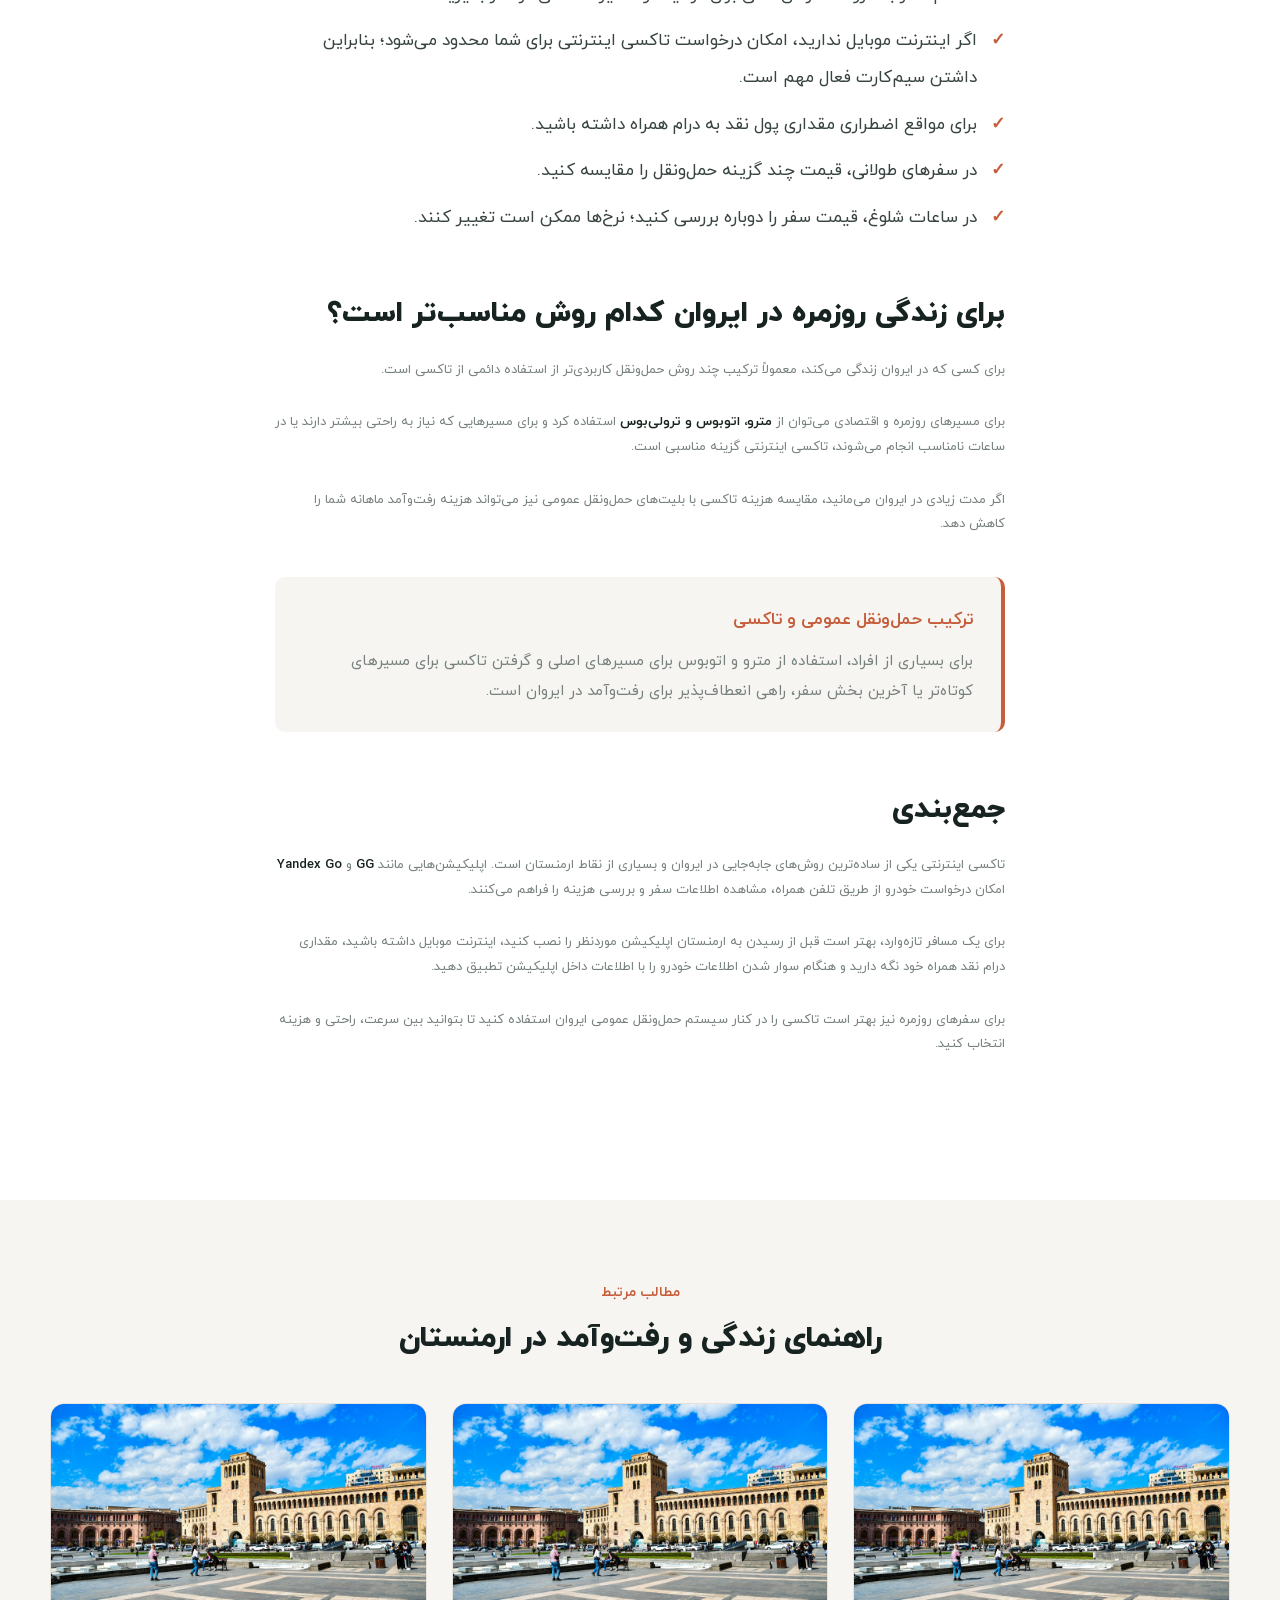
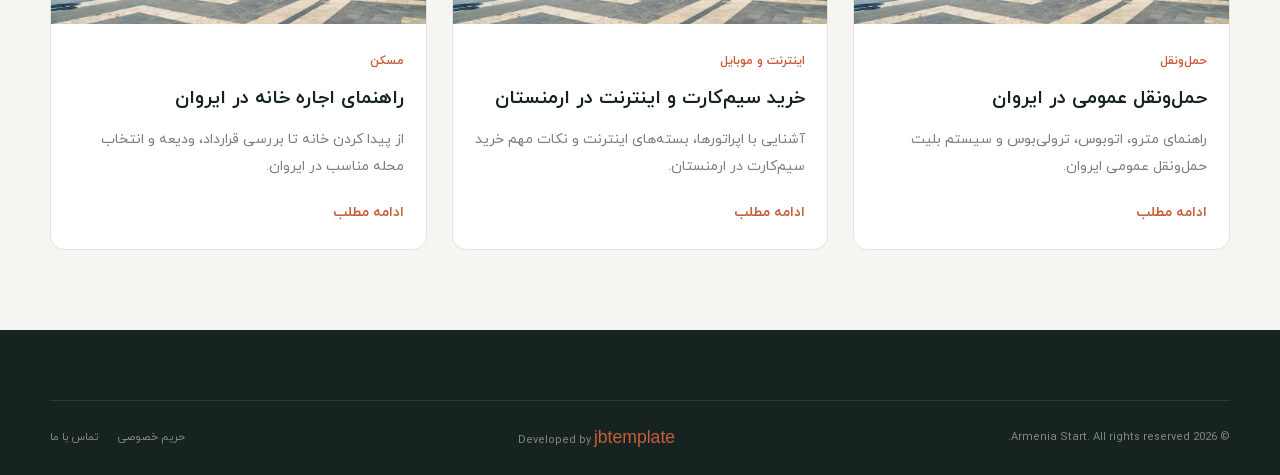
<file: articles/taxi-apps-armenia.html>
<!DOCTYPE html>
<html lang="fa" dir="rtl">
<head>
    <meta charset="UTF-8">
    <meta name="viewport" content="width=device-width, initial-scale=1.0">

    <title>تاکسی و اپلیکیشن‌های حمل‌ونقل در ارمنستان | Armenia Start</title>

    <meta name="description"
          content="راهنمای کامل تاکسی در ارمنستان؛ آشنایی با GG، Yandex Go، نحوه درخواست تاکسی، پرداخت، هزینه سفر، فرودگاه و نکات مهم برای مسافران و ساکنان ارمنستان.">

    <meta name="keywords"
          content="تاکسی ارمنستان, تاکسی ایروان, GG Taxi, Yandex Go Armenia, تاکسی فرودگاه ایروان, حمل و نقل ارمنستان">

    <link rel="canonical" href="https://armeniastart.com/articles/taxi-apps-armenia.html">

    <link rel="stylesheet" href="../css/font.css">
    <link rel="stylesheet" href="../css/style.css">

    <style>
        .article-content .info-box {
            margin: 35px 0;
            padding: 24px 28px;
            background: var(--light);
            border-right: 4px solid var(--primary);
            border-radius: 10px;
        }

        .article-content .info-box strong {
            display: block;
            margin-bottom: 8px;
            color: var(--primary);
            font-size: 17px;
        }

        .article-content .app-card {
            margin: 30px 0;
            padding: 25px;
            background: var(--white);
            border: 1px solid var(--border);
            border-radius: 14px;
        }

        .article-content .app-card h3 {
            margin-top: 0;
        }

        .article-content .app-card ul {
            margin-bottom: 0;
        }

        .article-content .steps {
            counter-reset: taxi-step;
            list-style: none;
            padding: 0;
        }

        .article-content .steps li {
            position: relative;
            margin-bottom: 18px;
            padding: 18px 55px 18px 18px;
            background: var(--light);
            border-radius: 10px;
        }

        .article-content .steps li::before {
            counter-increment: taxi-step;
            content: counter(taxi-step);
            position: absolute;
            right: 16px;
            top: 17px;
            width: 28px;
            height: 28px;
            display: flex;
            align-items: center;
            justify-content: center;
            background: var(--primary);
            color: var(--white);
            border-radius: 50%;
            font-size: 13px;
            font-weight: 700;
        }

        .article-content .check-list {
            list-style: none;
            padding: 0;
        }

        .article-content .check-list li {
            position: relative;
            padding-right: 28px;
        }

        .article-content .check-list li::before {
            content: "✓";
            position: absolute;
            right: 0;
            top: 0;
            color: var(--primary);
            font-weight: 800;
        }
    </style>

    <script type="application/ld+json">
    {
        "@context": "https://schema.org",
        "@type": "Article",
        "headline": "تاکسی و اپلیکیشن‌های حمل‌ونقل در ارمنستان",
        "description": "راهنمای کامل استفاده از تاکسی و اپلیکیشن‌های حمل‌ونقل در ارمنستان.",
        "author": {
            "@type": "Organization",
            "name": "Armenia Start"
        },
        "publisher": {
            "@type": "Organization",
            "name": "Armenia Start"
        },
        "datePublished": "2026-09-29",
        "dateModified": "2026-09-29",
        "mainEntityOfPage": {
            "@type": "WebPage",
            "@id": "https://armeniastart.com/articles/taxi-apps-armenia.html"
        }
    }
    </script>
</head>

<body>

<header class="site-header">
    <div class="container header-inner">

        <a href="../index.html" class="logo" aria-label="Armenia Start">
            <span class="logo-armenia">Armenia</span>
            <span class="logo-start">Start</span>
        </a>

        <nav class="navbar">
            <ul class="nav-links">
                <li><a href="../index.html">خانه</a></li>
                <li><a href="../life.html" class="active">زندگی</a></li>
                <li><a href="../travel.html">سفر</a></li>
                <li><a href="../work.html">کار و درآمد</a></li>
                <li><a href="../business.html">کسب‌وکار</a></li>
                <li><a href="../residency.html">اقامت</a></li>
                <li><a href="../videos.html">ویدیوها</a></li>
            </ul>
        </nav>

        <button class="search-button" type="button" aria-label="جستجو">
            🔍
        </button>

        <button class="menu-toggle" type="button"
                aria-label="باز کردن منو"
                aria-expanded="false">
            <span></span>
            <span></span>
            <span></span>
        </button>

    </div>
</header>


<main class="article-page">

    <!-- Article Header -->
    <section class="article-header">
        <div class="container article-container">

            <span class="article-category">
                حمل‌ونقل
            </span>

            <h1>
                تاکسی و اپلیکیشن‌های حمل‌ونقل در ارمنستان
            </h1>

            <p class="article-intro">
                اگر در ارمنستان زندگی می‌کنید یا برای سفر به ایروان آمده‌اید،
                استفاده از اپلیکیشن‌های تاکسی معمولاً یکی از ساده‌ترین روش‌های
                رفت‌وآمد در شهر است. در این راهنما با اپلیکیشن‌های معروف،
                نحوه درخواست تاکسی، پرداخت هزینه، سفر از فرودگاه و نکات مهم
                استفاده از تاکسی در ارمنستان آشنا می‌شوید.
            </p>

            <div class="article-meta">
                <span>📅 آخرین بروزرسانی: سپتامبر ۲۰۲۶</span>
                <span>⏱ زمان مطالعه: ۷ دقیقه</span>
            </div>

        </div>
    </section>


    <!-- Featured Image -->
    <div class="article-featured-image">
        <img
            src="../images/yerevan.jpg"
            alt="تاکسی و حمل‌ونقل در ایروان">
    </div>


    <!-- Article Content -->
    <article class="article-content">

        <p>
            تاکسی یکی از روش‌های پرکاربرد حمل‌ونقل در ارمنستان است؛ به‌خصوص
            در ایروان که فاصله بسیاری از نقاط شهر با یکدیگر نسبتاً کم است.
            برخلاف گذشته که تماس تلفنی یا گرفتن تاکسی از خیابان روش‌های اصلی
            بودند، امروزه اپلیکیشن‌های موبایلی امکان درخواست خودرو، مشاهده
            مسیر و اطلاع از هزینه تقریبی سفر را فراهم می‌کنند.
        </p>

        <p>
            برای بیشتر مسافران و تازه‌واردها، دو نام مهم در بازار تاکسی
            اپلیکیشنی ارمنستان <strong>GG</strong> و
            <strong>Yandex Go</strong> هستند.
            هر دو سرویس در ایروان امکان درخواست خودرو از طریق اپلیکیشن را
            فراهم می‌کنند.
        </p>


        <h2>بهترین اپلیکیشن‌های تاکسی در ارمنستان</h2>

        <div class="app-card">

            <h3>GG</h3>

            <p>
                GG یکی از سرویس‌های شناخته‌شده حمل‌ونقل در ارمنستان است و
                یک شرکت فناوری ارمنی محسوب می‌شود که از سال ۲۰۱۴ در زمینه
                راهکارهای حمل‌ونقل فعالیت می‌کند.
            </p>

            <p>
                این سرویس علاوه بر سفرهای معمول شهری، خدماتی مانند
                خودروهای پریمیوم، حمل‌ونقل گروهی، سرویس‌های بین‌شهری و
                ارسال کالا را نیز ارائه می‌کند.
            </p>

            <ul>
                <li>درخواست تاکسی از طریق اپلیکیشن</li>
                <li>سفرهای شهری</li>
                <li>سرویس پریمیوم</li>
                <li>GG Shuttle</li>
                <li>ارسال کالا با GG Delivery</li>
                <li>برخی خدمات بین‌شهری</li>
            </ul>

            <p>
                اطلاعات و خدمات فعلی GG را می‌توانید در
                <a href="https://www.ggtaxi.com/" target="_blank" rel="noopener">
                    وب‌سایت رسمی GG
                </a>
                مشاهده کنید.
            </p>

        </div>


        <div class="app-card">

            <h3>Yandex Go</h3>

            <p>
                Yandex Go نیز یکی از سرویس‌های فعال تاکسی اینترنتی در ایروان
                است. در این سرویس می‌توانید مقصد را در اپلیکیشن مشخص کنید،
                نوع سرویس را انتخاب کنید و قبل از شروع سفر، مبلغ محاسبه‌شده
                را در برنامه مشاهده کنید.
            </p>

            <p>
                Yandex Go در ایروان کلاس‌های مختلفی از خدمات، از جمله
                <strong>Start، Comfort، Comfort+</strong> و گزینه‌های دیگر
                را ارائه می‌کند. همچنین برای سفرهای خارج از شهر و برخی
                خدمات دیگر نیز گزینه‌های جداگانه وجود دارد.
            </p>

            <p>
                طبق اطلاعات رسمی فعلی، Yandex Go در ارمنستان از طریق شرکت
                محلی Ridetech AM LLC فعالیت می‌کند و خدمات حمل‌ونقل توسط
                شرکت‌های حمل‌ونقل و شرکای سرویس ارائه می‌شوند.
            </p>

            <p>
                <a href="https://taxi.yandex.com/yerevan/tariff/start/"
                   target="_blank"
                   rel="noopener">
                    مشاهده تعرفه‌های فعلی Yandex Go در ایروان
                </a>
            </p>

        </div>


        <h2>هزینه تاکسی در ایروان چقدر است؟</h2>

        <p>
            قیمت تاکسی در ایروان یک عدد ثابت برای همه سفرها نیست و به
            مسیر، نوع خودرو، زمان درخواست، ترافیک و شرایط سرویس بستگی دارد.
            بنابراین بهتر است قبل از تأیید سفر، مبلغ نمایش‌داده‌شده در
            اپلیکیشن را بررسی کنید.
        </p>

        <p>
            برای نمونه، تعرفه رسمی منتشرشده برای کلاس Start در Yandex Go
            شامل حداقل هزینه سفر و نرخ‌های مربوط به زمان و مسافت است.
            در صفحه رسمی سرویس، برای این کلاس حداقل هزینه بیش از
            <strong>۳۰۰ درام</strong> تعیین نشده و نرخ شهری نیز بر اساس
            مسافت و زمان محاسبه می‌شود.
        </p>

        <div class="info-box">

            <strong>نکته مهم درباره قیمت</strong>

            <p>
                مبلغ نهایی سفر می‌تواند تحت تأثیر عواملی مانند ساعت‌های
                پرترافیک، میزان تقاضا، تراکم خودروها، توقف‌های اضافی یا
                تغییر مقصد قرار بگیرد. بنابراین مبلغی که در همان لحظه
                داخل اپلیکیشن نمایش داده می‌شود، معیار بهتری برای تصمیم‌گیری
                نسبت به یک قیمت ثابت اینترنتی است.
            </p>

        </div>


        <h2>چطور با اپلیکیشن تاکسی بگیریم؟</h2>

        <p>
            روند درخواست تاکسی در بیشتر اپلیکیشن‌ها ساده است و برای
            مسافران خارجی نیز قابل استفاده است.
        </p>

        <ol class="steps">

            <li>
                <strong>اپلیکیشن را نصب کنید.</strong>
                ابتدا GG یا Yandex Go را روی تلفن همراه خود نصب کنید.
            </li>

            <li>
                <strong>موقعیت فعلی را مشخص کنید.</strong>
                اجازه دسترسی به موقعیت مکانی را بدهید یا نقطه سوار شدن
                را به‌صورت دستی روی نقشه انتخاب کنید.
            </li>

            <li>
                <strong>مقصد را وارد کنید.</strong>
                نام مکان، آدرس یا نقطه موردنظر را روی نقشه مشخص کنید.
            </li>

            <li>
                <strong>نوع خودرو را انتخاب کنید.</strong>
                در صورت وجود چند کلاس خدمات، می‌توانید بر اساس قیمت و
                نوع خودرو گزینه موردنظر را انتخاب کنید.
            </li>

            <li>
                <strong>هزینه را بررسی کنید.</strong>
                قبل از تأیید، مبلغ نمایش‌داده‌شده را بررسی کنید.
            </li>

            <li>
                <strong>درخواست را تأیید کنید.</strong>
                پس از قبول درخواست، اطلاعات خودرو و راننده را در برنامه
                مشاهده خواهید کرد.
            </li>

        </ol>


        <h2>پرداخت تاکسی چگونه انجام می‌شود؟</h2>

        <p>
            روش‌های پرداخت بسته به اپلیکیشن، راننده و تنظیمات سرویس
            می‌تواند متفاوت باشد. در هنگام درخواست سفر، بهتر است روش
            پرداخت نمایش‌داده‌شده در اپلیکیشن را بررسی کنید.
        </p>

        <p>
            اگر برای اولین بار از تاکسی اینترنتی در ارمنستان استفاده
            می‌کنید، بهتر است مقداری <strong>پول نقد به درام</strong> نیز
            همراه داشته باشید تا در صورت وجود مشکل در پرداخت آنلاین یا
            کارت بانکی، گزینه جایگزین داشته باشید.
        </p>

        <div class="article-note">

            <strong>برای مسافران خارجی</strong>

            <p>
                اگر هنوز حساب بانکی ارمنستان ندارید، داشتن مقداری درام نقد
                می‌تواند مفید باشد. همچنین بهتر است قبل از سفر از فعال بودن
                اینترنت سیم‌کارت خود مطمئن شوید، چون برای درخواست تاکسی
                معمولاً به اینترنت و موقعیت مکانی تلفن نیاز دارید.
            </p>

        </div>


        <h2>تاکسی فرودگاه زوارتنوتس</h2>

        <p>
            یکی از اولین جاهایی که بسیاری از مسافران به تاکسی نیاز پیدا
            می‌کنند، فرودگاه بین‌المللی زوارتنوتس است.
        </p>

        <p>
            برای رفتن از فرودگاه به ایروان یا برعکس، می‌توانید مقصد را
            مستقیماً در اپلیکیشن وارد کنید و قیمت سفر را قبل از تأیید
            بررسی کنید.
        </p>

        <p>
            استفاده از اپلیکیشن می‌تواند برای مسافرانی که برای اولین بار
            وارد ارمنستان می‌شوند راحت‌تر باشد، زیرا مقصد مشخص است و
            اطلاعات خودرو و راننده نیز در برنامه نمایش داده می‌شود.
        </p>

        <div class="info-box">

            <strong>قبل از سوار شدن</strong>

            <p>
                شماره پلاک، مدل خودرو و مشخصات نمایش‌داده‌شده در اپلیکیشن
                را با خودرویی که مقابل شما توقف کرده مقایسه کنید.
            </p>

        </div>


        <h2>تاکسی از ایروان به فرودگاه</h2>

        <p>
            برای سفر به فرودگاه بهتر است زمان بیشتری نسبت به زمان معمول
            در نظر بگیرید. ترافیک ایروان، زمان انتظار خودرو و احتمال
            تغییر شرایط مسیر می‌تواند زمان سفر را افزایش دهد.
        </p>

        <p>
            اگر پرواز صبح زود دارید، بهتر است تاکسی را از قبل برنامه‌ریزی
            کنید و فقط به پیدا کردن خودرو در آخرین لحظه متکی نباشید.
        </p>


        <h2>تاکسی در سفرهای خارج از ایروان</h2>

        <p>
            تاکسی فقط برای جابه‌جایی داخل ایروان استفاده نمی‌شود. برای
            سفر به شهرها و مناطق اطراف نیز می‌توان از برخی سرویس‌های
            تاکسی و گزینه‌های بین‌شهری استفاده کرد.
        </p>

        <p>
            اگر مقصد شما شهری مانند <strong>دلیجان، سوان، اچمیادزین،
            گارنی یا جرموک</strong> است، قبل از تأیید سفر حتماً بررسی کنید
            که سرویس موردنظر سفر خارج از شهر را پوشش می‌دهد.
        </p>

        <p>
            برای مسیرهای طولانی، مقایسه قیمت تاکسی با اتوبوس، مینی‌بوس
            یا تورهای محلی نیز می‌تواند مفید باشد.
        </p>


        <h2>GG Shuttle چیست؟</h2>

        <p>
            GG علاوه بر تاکسی معمولی، سرویس <strong>ggShuttle</strong> را
            نیز ارائه می‌کند. این سرویس برای سفرهای گروهی و مسیرهای
            مشخص طراحی شده و می‌تواند در برخی مسیرهای شهری و بین‌شهری
            مورد استفاده قرار گیرد.
        </p>

        <p>
            مزیت چنین سرویسی این است که سفر به شکل اشتراکی انجام می‌شود
            و در بعضی مسیرها می‌تواند گزینه متفاوتی نسبت به گرفتن یک
            خودروی اختصاصی باشد.
        </p>

        <p>
            مسیرها و زمان‌های موجود ممکن است تغییر کنند، بنابراین بهتر است
            هنگام سفر، اطلاعات موجود در خود اپلیکیشن GG را بررسی کنید.
        </p>


        <h2>آیا در ارمنستان لازم است تاکسی را از خیابان بگیریم؟</h2>

        <p>
            الزاماً نه. در ایروان امکان استفاده از اپلیکیشن‌های تاکسی
            وجود دارد و برای بسیاری از مسافران، درخواست خودرو از طریق
            اپلیکیشن ساده‌تر است.
        </p>

        <p>
            گرفتن تاکسی از خیابان همچنان ممکن است، اما هنگام استفاده از
            تاکسی بدون اپلیکیشن بهتر است قبل از حرکت درباره هزینه سفر
            توافق کنید و در صورت امکان از سرویس‌هایی استفاده کنید که
            قیمت و مشخصات سفر را به‌صورت شفاف ارائه می‌کنند.
        </p>


        <h2>آیا Uber در ارمنستان فعال است؟</h2>

        <p>
            اگر از کشورهای دیگری به ارمنستان سفر می‌کنید، ممکن است به‌طور
            طبیعی به دنبال Uber باشید. اما برای استفاده روزمره در ایروان،
            بهتر است ابتدا سرویس‌های محلی و سرویس‌هایی را که به‌طور رسمی
            در بازار ارمنستان فعال هستند بررسی کنید؛ از جمله GG و Yandex Go.
        </p>

        <p>
            در نتیجه، اگر تازه وارد ارمنستان شده‌اید، داشتن یکی از این
            اپلیکیشن‌ها روی تلفن همراه معمولاً کاربردی‌تر از اتکا به
            اپلیکیشن‌های تاکسی کشور محل زندگی قبلی شماست.
        </p>


        <h2>نکات مهم هنگام استفاده از تاکسی</h2>

        <ul class="check-list">

            <li>
                قبل از سوار شدن، پلاک خودرو را با اطلاعات اپلیکیشن مقایسه کنید.
            </li>

            <li>
                نام راننده و مدل خودرو را بررسی کنید.
            </li>

            <li>
                مقصد را دقیق وارد کنید، مخصوصاً اگر نام چند مکان مشابه وجود دارد.
            </li>

            <li>
                هنگام سفر به فرودگاه، زمان کافی برای ترافیک و تأخیر احتمالی در نظر بگیرید.
            </li>

            <li>
                اگر اینترنت موبایل ندارید، امکان درخواست تاکسی اینترنتی برای شما محدود می‌شود؛
                بنابراین داشتن سیم‌کارت فعال مهم است.
            </li>

            <li>
                برای مواقع اضطراری مقداری پول نقد به درام همراه داشته باشید.
            </li>

            <li>
                در سفرهای طولانی، قیمت چند گزینه حمل‌ونقل را مقایسه کنید.
            </li>

            <li>
                در ساعات شلوغ، قیمت سفر را دوباره بررسی کنید؛ نرخ‌ها ممکن است تغییر کنند.
            </li>

        </ul>


        <h2>برای زندگی روزمره در ایروان کدام روش مناسب‌تر است؟</h2>

        <p>
            برای کسی که در ایروان زندگی می‌کند، معمولاً ترکیب چند روش
            حمل‌ونقل کاربردی‌تر از استفاده دائمی از تاکسی است.
        </p>

        <p>
            برای مسیرهای روزمره و اقتصادی می‌توان از <strong>مترو،
            اتوبوس و ترولی‌بوس</strong> استفاده کرد و برای مسیرهایی که
            نیاز به راحتی بیشتر دارند یا در ساعات نامناسب انجام می‌شوند،
            تاکسی اینترنتی گزینه مناسبی است.
        </p>

        <p>
            اگر مدت زیادی در ایروان می‌مانید، مقایسه هزینه تاکسی با بلیت‌های
            حمل‌ونقل عمومی نیز می‌تواند هزینه رفت‌وآمد ماهانه شما را کاهش دهد.
        </p>

        <div class="article-note">

            <strong>ترکیب حمل‌ونقل عمومی و تاکسی</strong>

            <p>
                برای بسیاری از افراد، استفاده از مترو و اتوبوس برای مسیرهای
                اصلی و گرفتن تاکسی برای مسیرهای کوتاه‌تر یا آخرین بخش سفر،
                راهی انعطاف‌پذیر برای رفت‌وآمد در ایروان است.
            </p>

        </div>


        <h2>جمع‌بندی</h2>

        <p>
            تاکسی اینترنتی یکی از ساده‌ترین روش‌های جابه‌جایی در ایروان
            و بسیاری از نقاط ارمنستان است. اپلیکیشن‌هایی مانند
            <strong>GG</strong> و <strong>Yandex Go</strong> امکان درخواست
            خودرو از طریق تلفن همراه، مشاهده اطلاعات سفر و بررسی هزینه
            را فراهم می‌کنند.
        </p>

        <p>
            برای یک مسافر تازه‌وارد، بهتر است قبل از رسیدن به ارمنستان
            اپلیکیشن موردنظر را نصب کنید، اینترنت موبایل داشته باشید،
            مقداری درام نقد همراه خود نگه دارید و هنگام سوار شدن اطلاعات
            خودرو را با اطلاعات داخل اپلیکیشن تطبیق دهید.
        </p>

        <p>
            برای سفرهای روزمره نیز بهتر است تاکسی را در کنار سیستم
            حمل‌ونقل عمومی ایروان استفاده کنید تا بتوانید بین سرعت،
            راحتی و هزینه انتخاب کنید.
        </p>

    </article>

</main>


<!-- Related Articles -->
<section class="related-articles">

    <div class="container">

        <div class="section-heading">
            <span>مطالب مرتبط</span>
            <h2>راهنمای زندگی و رفت‌وآمد در ارمنستان</h2>
        </div>

        <div class="articles-grid">

            <article class="article-card">

                <img
                    src="../images/yerevan.jpg"
                    alt="حمل و نقل عمومی در ایروان">

                <div class="article-card-content">

                    <span class="article-category">
                        حمل‌ونقل
                    </span>

                    <h3>
                        حمل‌ونقل عمومی در ایروان
                    </h3>

                    <p>
                        راهنمای مترو، اتوبوس، ترولی‌بوس و سیستم بلیت
                        حمل‌ونقل عمومی ایروان.
                    </p>

                    <a href="public-transport-yerevan.html">
                        ادامه مطلب
                    </a>

                </div>

            </article>


            <article class="article-card">

                <img
                    src="../images/yerevan.jpg"
                    alt="سیم کارت و اینترنت در ارمنستان">

                <div class="article-card-content">

                    <span class="article-category">
                        اینترنت و موبایل
                    </span>

                    <h3>
                        خرید سیم‌کارت و اینترنت در ارمنستان
                    </h3>

                    <p>
                        آشنایی با اپراتورها، بسته‌های اینترنت و نکات مهم
                        خرید سیم‌کارت در ارمنستان.
                    </p>

                    <a href="sim-card-in-armenia.html">
                        ادامه مطلب
                    </a>

                </div>

            </article>


            <article class="article-card">

                <img
                    src="../images/yerevan.jpg"
                    alt="اجاره خانه در ایروان">

                <div class="article-card-content">

                    <span class="article-category">
                        مسکن
                    </span>

                    <h3>
                        راهنمای اجاره خانه در ایروان
                    </h3>

                    <p>
                        از پیدا کردن خانه تا بررسی قرارداد، ودیعه و
                        انتخاب محله مناسب در ایروان.
                    </p>

                    <a href="renting-house-in-yerevan.html">
                        ادامه مطلب
                    </a>

                </div>

            </article>

        </div>

    </div>

</section>


<footer class="site-footer">

    <div class="container">

        <div class="footer-bottom">

            <p>
                © 2026 Armenia Start. All rights reserved.
            </p>

            <p>
                Developed by
                <a class="develope"
                   href="https://www.jbtemplate.com/"
                   target="_blank"
                   rel="noopener">
                    jbtemplate
                </a>
            </p>

            <div>
                <a href="../privacy.html">
                    حریم خصوصی
                </a>

                <a href="../contact.html">
                    تماس با ما
                </a>
            </div>

        </div>

    </div>

</footer>


<script src="../js/main.js"></script>

</body>
</html>
</file>
<file: css/font.css>
@font-face {
    font-family: "IRANYekan";
    font-style: normal;
    font-weight: 100;
    src: url("../fonts/IRANYekan/woff/iranyekanwebthin.woff") format("woff"),
        url("../fonts/IRANYekan/ttf/iranyekanwebthin.ttf") format("truetype");
}

@font-face {
    font-family: "IRANYekan";
    font-style: normal;
    font-weight: 300;
    src: url("../fonts/IRANYekan/woff/iranyekanweblight.woff") format("woff"),
        url("../fonts/IRANYekan/ttf/iranyekanweblight.ttf") format("truetype");
}

@font-face {
    font-family: "IRANYekan";
    font-style: normal;
    font-weight: 400;
    src: url("../fonts/IRANYekan/woff/iranyekanwebregular.woff") format("woff"),
        url("../fonts/IRANYekan/ttf/iranyekanwebregular.ttf") format("truetype");
}

@font-face {
    font-family: "IRANYekan";
    font-style: normal;
    font-weight: 500;
    src: url("../fonts/IRANYekan/woff/iranyekanwebmedium.woff") format("woff"),
        url("../fonts/IRANYekan/ttf/iranyekanwebmedium.ttf") format("truetype");
}

@font-face {
    font-family: "IRANYekan";
    font-style: normal;
    font-weight: 700;
    src: url("../fonts/IRANYekan/woff/iranyekanwebbold.woff") format("woff"),
        url("../fonts/IRANYekan/ttf/iranyekanwebbold.ttf") format("truetype");
}

@font-face {
    font-family: "IRANYekan";
    font-style: normal;
    font-weight: 800;
    src: url("../fonts/IRANYekan/woff/iranyekanwebextrabold.woff") format("woff"),
        url("../fonts/IRANYekan/ttf/iranyekanwebextrabold.ttf") format("truetype");
}

@font-face {
    font-family: "IRANYekan";
    font-style: normal;
    font-weight: 900;
    src: url("../fonts/IRANYekan/woff/iranyekanwebblack.woff") format("woff"),
        url("../fonts/IRANYekan/ttf/iranyekanwebblack.ttf") format("truetype");
}

@font-face {
    font-family: "IRANYekan";
    font-style: normal;
    font-weight: 950;
    src: url("../fonts/IRANYekan/woff/iranyekanwebextrablack.woff") format("woff"),
        url("../fonts/IRANYekan/ttf/iranyekanwebextrablack.ttf") format("truetype");
}
</file>
<file: css/style.css>
/* =========================================================
   ARMENIA START
   Main Stylesheet
========================================================= */


/* =========================================================
   1. ROOT VARIABLES
========================================================= */
* {
    font-family: "IRANYekan", Tahoma, Arial, sans-serif;
}
:root {

    --primary: #c65d3b;
    --primary-dark: #a9472a;
    --secondary: #1f3d3a;

    --dark: #172321;
    --text: #384442;
    --muted: #77817f;

    --light: #f7f5f1;
    --white: #ffffff;
    --border: #e7e3dc;

    --container: 1180px;

    --radius-sm: 10px;
    --radius-md: 18px;
    --radius-lg: 28px;

    --shadow-sm:
        0 5px 20px rgba(23, 35, 33, 0.06);

    --shadow-md:
        0 15px 45px rgba(23, 35, 33, 0.10);

    --transition:
        0.3s ease;
}


/* =========================================================
   2. RESET
========================================================= */

* {
    margin: 0;
    padding: 0;
    box-sizing: border-box;
}

html {
    scroll-behavior: smooth;
    margin: 0;
}

body {

    font-family:
        "Tahoma",
        "Arial",
        sans-serif;

    background: var(--white);

    color: var(--text);

    line-height: 1.8;

    overflow-x: hidden;
}

img {

    display: block;

    width: 100%;

    max-width: 100%;

    object-fit: cover;
}

a {

    color: inherit;

    text-decoration: none;
}

button {

    font-family: inherit;

    border: none;

    cursor: pointer;
}

ul {
    list-style: none;
}


/* =========================================================
   3. GLOBAL
========================================================= */

.container {

    width: min(calc(100% - 40px),
            var(--container));

    margin-inline: auto;
}

.section {

    padding: 100px 0;
}

.section-heading {

    max-width: 700px;

    margin: 0 auto 55px;

    text-align: center;
}

.section-label {

    display: inline-block;

    margin-bottom: 10px;

    color: var(--primary);

    font-size: 12px;

    font-weight: 700;

    letter-spacing: 2px;

    text-transform: uppercase;
}

.section-heading h2 {

    margin-bottom: 12px;

    color: var(--dark);

    font-size: clamp(30px, 4vw, 44px);

    line-height: 1.3;

    font-weight: 800;
}

.section-heading p {

    color: var(--muted);

    font-size: 16px;
}

.section-action {

    display: flex;

    justify-content: center;

    margin-top: 45px;
}


/* =========================================================
   4. BUTTONS
========================================================= */

.btn {

    display: inline-flex;

    align-items: center;

    justify-content: center;

    min-height: 52px;

    padding: 0 28px;

    border-radius: 999px;

    font-size: 14px;

    font-weight: 700;

    transition: var(--transition);
}

.btn-primary {

    background: var(--primary);

    color: var(--white);
}

.btn-primary:hover {

    background: var(--primary-dark);

    transform: translateY(-2px);

    box-shadow:
        0 10px 25px rgba(198, 93, 59, 0.25);
}

.btn-secondary {

    background: var(--secondary);

    color: var(--white);
}

.btn-secondary:hover {

    background: var(--dark);

    transform: translateY(-2px);
}

.btn-outline {

    border: 1px solid rgba(255, 255, 255, 0.6);

    color: var(--white);

    background: rgba(255, 255, 255, 0.08);

    backdrop-filter: blur(10px);
}

.btn-outline:hover {

    background: var(--white);

    color: var(--dark);
}

.btn-light {

    background: var(--white);

    color: var(--dark);
}

.btn-light:hover {

    transform: translateY(-2px);

    box-shadow: var(--shadow-md);
}


/* ==========================================
   HEADER
========================================== */

.site-header {
    position: sticky;
    top: 0;
    z-index: 1000;

    background: rgba(255, 255, 255, 0.95);
    backdrop-filter: blur(10px);

    border-bottom: 1px solid var(--border);
}

.header-inner {
    min-height: 72px;

    display: flex;
    align-items: center;
    justify-content: space-between;

    gap: 20px;
}


/* ==========================================
   LOGO
========================================== */

.logo {
    display: flex;
    align-items: center;
    gap: 7px;

    flex-shrink: 0;

    text-decoration: none;
}

.logo-armenia {
    color: var(--dark);
    font-size: 22px;
    font-weight: 700;
}

.logo-start {
    color: var(--primary);
    font-size: 22px;
    font-weight: 700;
}


/* ==========================================
   NAVIGATION
========================================== */

.navbar {
    display: flex;
    align-items: center;

    margin-right: auto;
}

.nav-links {
    display: flex;
    align-items: center;
    gap: 24px;

    list-style: none;
    margin: 0;
    padding: 0;
}

.nav-links a {
    position: relative;

    display: block;

    color: var(--text);
    text-decoration: none;

    font-size: 14px;
    font-weight: 500;

    padding: 8px 0;
}

.nav-links a:hover,
.nav-links a.active {
    color: var(--primary);
}


/* ==========================================
   SEARCH
========================================== */

.search-button {
    flex-shrink: 0;

    width: 40px;
    height: 40px;

    display: flex;
    align-items: center;
    justify-content: center;

    border: none;
    background: transparent;

    cursor: pointer;

    font-size: 18px;
}


/* ==========================================
   MOBILE MENU BUTTON
========================================== */

.menu-toggle {
    display: none;

    flex-shrink: 0;

    width: 40px;
    height: 40px;

    padding: 0;

    border: none;
    background: transparent;

    cursor: pointer;

    align-items: center;
    justify-content: center;
    flex-direction: column;

    gap: 5px;

    z-index: 1001;
}

.menu-toggle span {
    display: block;

    width: 24px;
    height: 2px;

    background: var(--dark);
    border-radius: 2px;

    transition: all 0.3s ease;
}


/* ==========================================
   MOBILE
========================================== */

@media (max-width: 850px) {

    .header-inner {
        min-height: 64px;

        gap: 10px;
    }

    .logo-armenia,
    .logo-start {
        font-size: 20px;
    }

    /* Hide desktop navigation */

    .navbar {
        position: absolute;

        top: calc(100% + 8px);
        right: 15px;
        left: 15px;

        display: block;

        padding: 12px 15px;

        background: var(--white);

        border: 1px solid var(--border);
        border-radius: 12px;

        box-shadow: 0 15px 35px rgba(0, 0, 0, 0.12);

        opacity: 0;
        visibility: hidden;

        transform: translateY(-10px);

        transition:
            opacity 0.25s ease,
            transform 0.25s ease,
            visibility 0.25s ease;

        z-index: 1000;
    }

    .navbar.active {
        opacity: 1;
        visibility: visible;
        transform: translateY(0);
    }

    .nav-links {
        flex-direction: column;
        align-items: stretch;
        gap: 0;
    }

    .nav-links li {
        width: 100%;
    }

    .nav-links a {
        padding: 12px 8px;
        text-align: right;
    }


    /* Search stays beside hamburger */

    .search-button {
        margin-right: auto;

        width: 40px;
        height: 40px;
    }

    .menu-toggle {
        display: flex;
    }


    /* Hamburger → X */

    .menu-toggle.active span:nth-child(1) {
        transform: translateY(7px) rotate(45deg);
    }

    .menu-toggle.active span:nth-child(2) {
        opacity: 0;
    }

    .menu-toggle.active span:nth-child(3) {
        transform: translateY(-7px) rotate(-45deg);
    }
}

/* =========================================================
   6. HERO
========================================================= */

.hero {

    position: relative;

    min-height: 650px;

    display: flex;

    align-items: center;

    overflow: hidden;

    background:
        url("../images/hero.jpg") center center / cover no-repeat;
}

.hero-overlay {

    position: absolute;

    inset: 0;

    background:
        linear-gradient(90deg,
            rgba(16, 27, 25, 0.82),
            rgba(16, 27, 25, 0.48),
            rgba(16, 27, 25, 0.15));
}

.hero .container {

    position: relative;

    z-index: 2;
}

.hero-content {

    max-width: 680px;

    color: var(--white);

    padding: 80px 0;
}

.hero-label {

    display: inline-block;

    margin-bottom: 20px;

    font-size: 13px;

    font-weight: 700;

    letter-spacing: 2px;
}

.hero h1 {

    margin-bottom: 22px;

    font-size: clamp(42px, 6vw, 72px);

    line-height: 1.2;

    font-weight: 900;

    letter-spacing: -1.5px;
}

.hero h1 span {

    color: #f0a889;
}

.hero-description {

    max-width: 600px;

    margin-bottom: 35px;

    color: rgba(255, 255, 255, 0.88);

    font-size: 17px;

    line-height: 2;
}

.hero-buttons {

    display: flex;

    align-items: center;

    gap: 14px;

    flex-wrap: wrap;
}


/* =========================================================
   7. CATEGORIES
========================================================= */

.categories {

    background: var(--light);
}

.category-grid {

    display: grid;

    grid-template-columns:
        repeat(3, 1fr);

    gap: 20px;
}

.category-card {

    position: relative;

    padding: 30px;

    background: var(--white);

    border: 1px solid var(--border);

    border-radius: var(--radius-md);

    transition: var(--transition);

    overflow: hidden;
}

.category-card:hover {

    transform: translateY(-7px);

    box-shadow: var(--shadow-md);

    border-color: transparent;
}

.category-icon {

    width: 55px;

    height: 55px;

    display: grid;

    place-items: center;

    margin-bottom: 22px;

    background: #f8ebe6;

    border-radius: 16px;

    font-size: 25px;
}

.category-card h3 {

    margin-bottom: 8px;

    color: var(--dark);

    font-size: 19px;
}

.category-card p {

    color: var(--muted);

    font-size: 13px;

    line-height: 1.9;
}

.card-arrow {

    position: absolute;

    left: 25px;

    bottom: 22px;

    color: var(--primary);

    opacity: 0;

    transform: translateX(8px);

    transition: var(--transition);
}

.category-card:hover .card-arrow {

    opacity: 1;

    transform: translateX(0);
}


/* =========================================================
   8. ARTICLES
========================================================= */

.guides {

    background: var(--white);
}

.article-grid {

    display: grid;

    grid-template-columns:
        repeat(3, 1fr);

    gap: 28px;
}

.article-card {

    overflow: hidden;

    background: var(--white);

    border: 1px solid var(--border);

    border-radius: var(--radius-md);

    transition: var(--transition);
}

.article-card:hover {

    transform: translateY(-6px);

    box-shadow: var(--shadow-md);
}

.article-image {

    display: block;

    aspect-ratio: 16 / 10;

    overflow: hidden;
}

.article-image img {

    height: 100%;

    transition: transform 0.6s ease;
}

.article-card:hover .article-image img {

    transform: scale(1.05);
}

.article-content {

    padding: 25px;
}

.article-category {

    display: inline-block;

    margin-bottom: 9px;

    color: var(--primary);

    font-size: 11px;

    font-weight: 800;
}

.article-content h3 {

    margin-bottom: 10px;

    color: var(--dark);

    font-size: 20px;

    line-height: 1.5;
}

.article-content h3 a:hover {

    color: var(--primary);
}

.article-content p {

    margin-bottom: 17px;

    color: var(--muted);

    font-size: 13px;

    line-height: 1.9;
}

.read-more {

    color: var(--primary);

    font-size: 13px;

    font-weight: 700;

    transition: var(--transition);
}

.read-more:hover {

    color: var(--primary-dark);

    padding-right: 5px;
}


/* =========================================================
   9. TRAVEL BANNER
========================================================= */

.travel-banner {

    position: relative;

    min-height: 440px;

    display: flex;

    align-items: center;

    overflow: hidden;
}

.travel-banner-image {

    position: absolute;

    inset: 0;

    background:
        url("../images/armenia-travel.jpg") center / cover no-repeat;
}

.travel-banner-overlay {

    position: absolute;

    inset: 0;

    background:
        linear-gradient(90deg,
            rgba(22, 43, 40, 0.9),
            rgba(22, 43, 40, 0.4));
}

.travel-banner .container {

    position: relative;

    z-index: 2;
}

.travel-banner-content {

    max-width: 600px;

    color: var(--white);

    padding: 70px 0;
}

.travel-banner-content>span {

    font-size: 12px;

    font-weight: 700;

    letter-spacing: 2px;

    color: #f0a889;
}

.travel-banner-content h2 {

    margin: 15px 0;

    font-size: clamp(35px, 5vw, 55px);

    line-height: 1.2;
}

.travel-banner-content p {

    max-width: 500px;

    margin-bottom: 25px;

    color: rgba(255, 255, 255, 0.85);
}


/* =========================================================
   10. DESTINATIONS
========================================================= */

.destinations {

    background: var(--light);
}

.destination-grid {

    display: grid;

    grid-template-columns:
        repeat(4, 1fr);

    grid-auto-rows: 270px;

    gap: 18px;
}

.destination-card {

    position: relative;

    overflow: hidden;

    border-radius: var(--radius-md);

    color: var(--white);
}

.destination-large {

    grid-column: span 2;

    grid-row: span 2;
}

.destination-card img {

    width: 100%;

    height: 100%;

    transition: transform 0.7s ease;
}

.destination-card:hover img {

    transform: scale(1.07);
}

.destination-overlay {

    position: absolute;

    inset: 0;

    display: flex;

    flex-direction: column;

    justify-content: flex-end;

    padding: 25px;

    background:
        linear-gradient(transparent 35%,
            rgba(0, 0, 0, 0.75));
}

.destination-overlay span {

    font-size: 10px;

    font-weight: 800;

    letter-spacing: 2px;

    opacity: 0.8;
}

.destination-overlay h3 {

    margin-top: 3px;

    font-size: 25px;
}


/* =========================================================
   11. WALKING TOURS
========================================================= */

.walking-tours {

    background: var(--white);
}

.video-grid {

    display: grid;

    grid-template-columns:
        repeat(3, 1fr);

    gap: 25px;
}

.video-card {

    overflow: hidden;

    background: var(--white);

    border: 1px solid var(--border);

    border-radius: var(--radius-md);

    box-shadow: var(--shadow-sm);
}

.video-wrapper {

    position: relative;

    width: 100%;

    aspect-ratio: 16 / 9;

    background: #111;

    overflow: hidden;
}

.video-wrapper iframe {

    position: absolute;

    inset: 0;

    width: 100%;

    height: 100%;

    border: 0;
}

.video-content {

    padding: 22px;
}

.video-location {

    color: var(--primary);

    font-size: 10px;

    font-weight: 800;

    letter-spacing: 2px;
}

.video-content h3 {

    margin: 7px 0;

    color: var(--dark);

    font-size: 20px;
}

.video-content p {

    margin-bottom: 15px;

    color: var(--muted);

    font-size: 13px;
}

.video-link {

    color: var(--primary);

    font-size: 12px;

    font-weight: 700;
}

.video-link:hover {

    color: var(--primary-dark);
}


/* =========================================================
   12. LIFE
========================================================= */

.life-section {

    background: var(--light);
}

.life-grid {

    display: grid;

    grid-template-columns:
        repeat(3, 1fr);

    gap: 18px;
}

.life-card {

    padding: 28px;

    background: var(--white);

    border-radius: var(--radius-md);

    border: 1px solid var(--border);

    transition: var(--transition);
}

.life-card:hover {

    transform: translateY(-5px);

    box-shadow: var(--shadow-sm);

    border-color: var(--primary);
}

.life-icon {

    display: block;

    margin-bottom: 15px;

    font-size: 28px;
}

.life-card h3 {

    margin-bottom: 7px;

    color: var(--dark);

    font-size: 18px;
}

.life-card p {

    color: var(--muted);

    font-size: 13px;
}


/* =========================================================
   13. WORK & BUSINESS
========================================================= */

.work-business {

    background: var(--secondary);

    color: var(--white);
}

.work-business-content {

    display: grid;

    grid-template-columns:
        1fr 1fr;

    gap: 70px;

    align-items: center;
}

.work-business-text .section-label {

    color: #f0a889;
}

.work-business-text h2 {

    margin-bottom: 18px;

    font-size: clamp(32px, 4vw, 48px);

    line-height: 1.3;
}

.work-business-text p {

    max-width: 550px;

    margin-bottom: 28px;

    color: rgba(255, 255, 255, 0.75);

    font-size: 15px;
}

.work-business-cards {

    display: grid;

    grid-template-columns:
        repeat(2, 1fr);

    gap: 15px;
}

.mini-card {

    min-height: 150px;

    display: flex;

    flex-direction: column;

    justify-content: center;

    padding: 25px;

    background: rgba(255, 255, 255, 0.08);

    border: 1px solid rgba(255, 255, 255, 0.12);

    border-radius: var(--radius-md);

    transition: var(--transition);
}

.mini-card:hover {

    background: rgba(255, 255, 255, 0.14);

    transform: translateY(-4px);
}

.mini-card span {

    margin-bottom: 10px;

    font-size: 28px;
}

.mini-card h3 {

    font-size: 17px;
}


/* =========================================================
   14. FEATURED VIDEO
========================================================= */

.featured-video {

    background: var(--light);
}

.featured-video-box {

    display: grid;

    grid-template-columns:
        1.45fr 0.8fr;

    overflow: hidden;

    background: var(--white);

    border-radius: var(--radius-lg);

    box-shadow: var(--shadow-md);
}

.featured-video-player {

    aspect-ratio: 16 / 9;

    background: #111;
}

.featured-video-player iframe {

    width: 100%;

    height: 100%;

    border: 0;
}

.featured-video-info {

    display: flex;

    flex-direction: column;

    justify-content: center;

    padding: 45px;
}

.featured-video-info>span {

    margin-bottom: 12px;

    color: var(--primary);

    font-size: 11px;

    font-weight: 800;

    letter-spacing: 2px;
}

.featured-video-info h2 {

    margin-bottom: 14px;

    color: var(--dark);

    font-size: 30px;

    line-height: 1.4;
}

.featured-video-info p {

    margin-bottom: 20px;

    color: var(--muted);

    font-size: 14px;
}

.text-link {

    color: var(--primary);

    font-size: 13px;

    font-weight: 700;
}


/* =========================================================
   15. LATEST ARTICLES
========================================================= */

.latest-articles {

    background: var(--white);
}

.latest-articles-list {

    max-width: 900px;

    margin-inline: auto;

    display: flex;

    flex-direction: column;

    gap: 18px;
}

.latest-article {

    display: grid;

    grid-template-columns: 230px 1fr;

    gap: 25px;

    padding: 18px;

    border: 1px solid var(--border);

    border-radius: var(--radius-md);

    transition: var(--transition);
}

.latest-article:hover {

    box-shadow: var(--shadow-sm);

    transform: translateY(-3px);
}

.latest-article img {

    width: 230px;

    height: 170px;

    border-radius: 12px;
}

.latest-article>div {

    padding: 5px 0;
}

.latest-article>div>span {

    color: var(--primary);

    font-size: 11px;

    font-weight: 800;
}

.latest-article h3 {

    margin: 5px 0 7px;

    color: var(--dark);

    font-size: 20px;
}

.latest-article h3 a:hover {

    color: var(--primary);
}

.latest-article p {

    margin-bottom: 10px;

    color: var(--muted);

    font-size: 13px;
}


/* =========================================================
   16. INSTAGRAM
========================================================= */

.instagram-section {

    background: var(--light);
}

.instagram-grid {

    display: grid;

    grid-template-columns:
        repeat(6, 1fr);

    gap: 10px;
}

.instagram-item {

    aspect-ratio: 1;

    overflow: hidden;

    border-radius: 12px;

    background: #ddd;
}

.instagram-item img {

    width: 100%;

    height: 100%;

    transition: transform 0.5s ease;
}

.instagram-item:hover img {

    transform: scale(1.08);
}


/* =========================================================
   17. FOOTER
========================================================= */

.site-footer {

    padding-top: 70px;

    background: var(--dark);

    color: var(--white);
}

.footer-grid {

    display: grid;

    grid-template-columns:
        1.5fr 1fr 1fr 1fr;

    gap: 50px;

    padding-bottom: 55px;
}

.footer-brand .logo {

    margin-bottom: 18px;
}

.footer-brand .logo-armenia {

    color: var(--white);
}

.footer-brand p {

    max-width: 320px;

    color: rgba(255, 255, 255, 0.6);

    font-size: 13px;
}

.footer-column {

    display: flex;

    flex-direction: column;

    align-items: flex-start;

    gap: 9px;
}

.footer-column h3 {

    margin-bottom: 10px;

    color: var(--white);

    font-size: 15px;
}

.footer-column a {

    color: rgba(255, 255, 255, 0.6);

    font-size: 13px;

    transition: var(--transition);
}

.footer-column a:hover {

    color: #f0a889;

    padding-right: 4px;
}

.footer-bottom {

    min-height: 75px;

    display: flex;

    align-items: center;

    justify-content: space-between;

    gap: 20px;

    border-top: 1px solid rgba(255, 255, 255, 0.1);

    color: rgba(255, 255, 255, 0.45);

    font-size: 11px;
}

.footer-bottom>div {

    display: flex;

    gap: 20px;
}

.footer-bottom a:hover {

    color: var(--white);
}


/* =========================================================
   18. TABLET
========================================================= */

@media (max-width: 1000px) {


    .nav-links {

        gap: 16px;
    }


    .nav-links a {

        font-size: 12px;
    }


    .category-grid {

        grid-template-columns:
            repeat(2, 1fr);
    }


    .article-grid {

        grid-template-columns:
            repeat(2, 1fr);
    }


    .destination-grid {

        grid-template-columns:
            repeat(2, 1fr);

        grid-auto-rows: 250px;
    }


    .destination-large {

        grid-column: span 2;

        grid-row: span 1;
    }


    .video-grid {

        grid-template-columns:
            repeat(2, 1fr);
    }


    .life-grid {

        grid-template-columns:
            repeat(2, 1fr);
    }


    .work-business-content {

        gap: 40px;
    }


    .featured-video-box {

        grid-template-columns: 1fr;
    }


    .featured-video-info {

        padding: 35px;
    }


    .instagram-grid {

        grid-template-columns:
            repeat(3, 1fr);
    }


    .footer-grid {

        grid-template-columns:
            repeat(2, 1fr);
    }

}


/* =========================================================
   19. MOBILE NAV
========================================================= */

@media (max-width: 850px) {

    .header-inner {
        position: relative;
    }

    .menu-toggle {
        display: flex;
        flex-direction: column;
        justify-content: center;
        align-items: center;
        gap: 5px;

        width: 42px;
        height: 42px;

        border: none;
        background: transparent;
        cursor: pointer;

        z-index: 1001;
    }

    .menu-toggle span {
        display: block;
        width: 24px;
        height: 2px;
        background: var(--dark);
        border-radius: 2px;

        transition: all 0.3s ease;
    }

    /* Mobile menu */

    .navbar {
        position: absolute;
        top: calc(100% + 10px);
        right: 0;
        left: 0;

        display: flex;
        flex-direction: column;

        padding: 20px;

        background: var(--white);

        border-radius: 14px;

        box-shadow: 0 15px 40px rgba(0, 0, 0, 0.12);

        opacity: 0;
        visibility: hidden;
        transform: translateY(-10px);

        transition:
            opacity 0.3s ease,
            transform 0.3s ease,
            visibility 0.3s ease;

        z-index: 1000;
    }

    /* وقتی روی همبرگر کلیک شد */

    .navbar.active {
        opacity: 1;
        visibility: visible;
        transform: translateY(0);
    }

    .navbar a {
        width: 100%;
        padding: 12px 10px;
        text-align: right;
    }

    /* تبدیل همبرگر به X */

    .menu-toggle.active span:nth-child(1) {
        transform: translateY(7px) rotate(45deg);
    }

    .menu-toggle.active span:nth-child(2) {
        opacity: 0;
    }

    .menu-toggle.active span:nth-child(3) {
        transform: translateY(-7px) rotate(-45deg);
    }
}


/* =========================================================
   20. SMALL TABLET
========================================================= */

@media (max-width: 700px) {


    .section {

        padding: 75px 0;
    }


    .container {

        width: min(calc(100% - 30px),
                var(--container));
    }


    .hero {

        min-height: 600px;

        background-position:
            60% center;
    }


    .hero-overlay {

        background:
            linear-gradient(90deg,
                rgba(16, 27, 25, 0.88),
                rgba(16, 27, 25, 0.6));
    }


    .hero h1 {

        font-size: 43px;
    }


    .hero-description {

        font-size: 15px;
    }


    .category-grid,
    .article-grid,
    .video-grid,
    .life-grid {

        grid-template-columns: 1fr;
    }


    .destination-grid {

        grid-template-columns: 1fr;

        grid-auto-rows: 260px;
    }


    .destination-large {

        grid-column: auto;
    }


    .work-business-content {

        grid-template-columns: 1fr;
    }


    .featured-video-info {

        padding: 30px;
    }


    .latest-article {

        grid-template-columns: 1fr;
    }


    .latest-article img {

        width: 100%;

        height: 220px;
    }


    .footer-grid {

        grid-template-columns: 1fr;

        gap: 35px;
    }

}


/* =========================================================
   21. MOBILE
========================================================= */

@media (max-width: 500px) {


    .section {

        padding: 65px 0;
    }


    .section-heading {

        margin-bottom: 35px;
    }


    .section-heading h2 {

        font-size: 29px;
    }


    .hero {

        min-height: 570px;
    }


    .hero-content {

        padding: 60px 0;
    }


    .hero h1 {

        font-size: 38px;

        letter-spacing: -0.5px;
    }


    .hero-description {

        font-size: 14px;

        line-height: 1.9;
    }


    .hero-buttons {

        flex-direction: column;

        align-items: stretch;
    }


    .hero-buttons .btn {

        width: 100%;
    }


    .category-card {

        padding: 25px;
    }


    .travel-banner {

        min-height: 420px;
    }


    .travel-banner-content h2 {

        font-size: 36px;
    }


    .destination-grid {

        grid-auto-rows: 230px;
    }


    .destination-overlay {

        padding: 20px;
    }


    .video-content {

        padding: 20px;
    }


    .work-business-cards {

        grid-template-columns: 1fr;
    }


    .mini-card {

        min-height: 120px;
    }


    .featured-video-info h2 {

        font-size: 26px;
    }


    .instagram-grid {

        grid-template-columns:
            repeat(2, 1fr);

        gap: 8px;
    }


    .footer-bottom {

        flex-direction: column;

        justify-content: center;

        padding: 20px 0;

        text-align: center;
    }

}

.footer-bottom .develope {
    color: var(--primary);
    font-size: 1.1rem;
    font-family: Verdana, Geneva, Tahoma, sans-serif;
}


/* =========================================================
   22. VERY SMALL DEVICES
========================================================= */

@media (max-width: 360px) {


    .hero h1 {

        font-size: 34px;
    }


    .logo {

        font-size: 20px;
    }


    .search-button {

        width: 36px;

        height: 36px;
    }


    .menu-toggle {

        width: 38px;

        height: 38px;
    }

}


/* =========================================================
   23. ACCESSIBILITY
========================================================= */

:focus-visible {

    outline: 3px solid rgba(198, 93, 59, 0.45);

    outline-offset: 3px;
}


/* =========================================================
   24. REDUCED MOTION
========================================================= */

@media (prefers-reduced-motion: reduce) {

    html {
        scroll-behavior: auto;
    }

    *,
    *::before,
    *::after {

        animation-duration: 0.01ms !important;

        animation-iteration-count: 1 !important;

        transition-duration: 0.01ms !important;

        scroll-behavior: auto !important;
    }

}

/* =========================================
   ARTICLE PAGE
========================================= */

.article-page {
    background: var(--white);
}


/* =========================================
   ARTICLE HEADER
========================================= */

.article-header {
    padding: 90px 0 55px;
    background: var(--light);
    text-align: center;
}

.article-container {
    max-width: 820px;
    margin: 0 auto;
}

.article-category {
    display: inline-block;
    margin-bottom: 18px;
    padding: 7px 14px;

    background: rgba(198, 93, 59, 0.10);
    color: var(--primary);

    border-radius: 30px;

    font-size: 13px;
    font-weight: 600;
}

.article-header h1 {
    margin: 0 auto 22px;

    max-width: 800px;

    color: var(--dark);

    font-size: 46px;
    line-height: 1.45;
    font-weight: 800;
}

.article-intro {
    max-width: 720px;

    margin: 0 auto 25px;

    color: var(--muted);

    font-size: 18px;
    line-height: 2;
}

.article-meta {
    display: flex;
    align-items: center;
    justify-content: center;
    flex-wrap: wrap;

    gap: 22px;

    color: var(--muted);

    font-size: 13px;
}


/* =========================================
   FEATURED IMAGE
========================================= */

.article-featured-image {
    margin: 0 auto;

    max-width: 1050px;

    position: relative;

    transform: translateY(0);
}

.article-featured-image img {
    display: block;

    width: 100%;
    height: 520px;

    object-fit: cover;

    border-radius: 18px;

    box-shadow:
        0 20px 50px rgba(0, 0, 0, 0.10);
}


/* =========================================
   ARTICLE CONTENT
========================================= */

.article-content {
    max-width: 780px;

    margin: 70px auto 90px;

    color: var(--text);

    font-size: 17px;
    line-height: 2.15;
}

.article-content p {
    margin: 0 0 28px;
}

.article-content h2 {
    margin: 55px 0 20px;

    color: var(--dark);

    font-size: 29px;
    line-height: 1.6;
    font-weight: 800;
}

.article-content h3 {
    margin: 38px 0 15px;

    color: var(--dark);

    font-size: 22px;
    line-height: 1.7;
    font-weight: 700;
}

.article-content strong {
    color: var(--dark);
}


/* =========================================
   ARTICLE LINKS
========================================= */

.article-content a {
    color: var(--primary);

    text-decoration: none;

    font-weight: 600;
}

.article-content a:hover {
    color: var(--primary-dark);
    text-decoration: underline;
}


/* =========================================
   ARTICLE LIST
========================================= */

.article-content ul,
.article-content ol {
    margin: 0 0 30px;
    padding-right: 25px;
}

.article-content li {
    margin-bottom: 10px;
}


/* =========================================
   ARTICLE NOTE
========================================= */

.article-note {
    margin: 40px 0;

    padding: 25px 28px;

    background: var(--light);

    border-right: 4px solid var(--primary);

    border-radius: 10px;
}

.article-note strong {
    display: block;

    margin-bottom: 8px;

    color: var(--primary);

    font-size: 17px;
}

.article-note p {
    margin: 0;

    font-size: 15px;
    line-height: 2;
}


/* =========================================
   ARTICLE QUOTE
========================================= */

.article-content blockquote {
    margin: 40px 0;

    padding: 25px 30px;

    background: var(--light);

    border-right: 4px solid var(--secondary);

    border-radius: 10px;

    color: var(--secondary);

    font-size: 18px;
    line-height: 2;
}


/* =========================================
   ARTICLE IMAGES
========================================= */

.article-content img {
    display: block;

    width: 100%;
    height: auto;

    margin: 35px auto;

    border-radius: 14px;
}

.article-content figure {
    margin: 40px 0;
}

.article-content figcaption {
    margin-top: 10px;

    text-align: center;

    color: var(--muted);

    font-size: 13px;
}


/* =========================================
   ARTICLE TABLE
========================================= */

.article-content .table-wrapper {
    width: 100%;

    margin: 35px 0;

    overflow-x: auto;
}

.article-content table {
    width: 100%;

    border-collapse: collapse;

    min-width: 500px;

    font-size: 15px;
}

.article-content th,
.article-content td {
    padding: 14px 16px;

    border: 1px solid var(--border);

    text-align: right;
}

.article-content th {
    background: var(--light);

    color: var(--dark);

    font-weight: 700;
}

.article-content td {
    color: var(--text);
}


/* =========================================
   RELATED ARTICLES
========================================= */

.related-articles {
    padding: 80px 0;

    background: var(--light);
}

.related-articles .section-heading {
    margin-bottom: 40px;
}

.related-articles .section-heading span {
    display: block;

    margin-bottom: 10px;

    color: var(--primary);

    font-size: 14px;
    font-weight: 600;
}

.related-articles .section-heading h2 {
    margin: 0;

    color: var(--dark);

    font-size: 30px;
    line-height: 1.6;
}


/* =========================================
   RELATED ARTICLE GRID
========================================= */

.articles-grid {
    display: grid;

    grid-template-columns:
        repeat(3, minmax(0, 1fr));

    gap: 25px;
}


/* =========================================
   RELATED ARTICLE CARD
========================================= */

.article-card {
    overflow: hidden;

    background: var(--white);

    border: 1px solid var(--border);

    border-radius: 14px;

    transition:
        transform 0.3s ease,
        box-shadow 0.3s ease;
}

.article-card:hover {
    transform: translateY(-5px);

    box-shadow:
        0 15px 35px rgba(0, 0, 0, 0.08);
}

.article-card img {
    display: block;

    width: 100%;
    height: 220px;

    object-fit: cover;
}

.article-card-content {
    padding: 22px;
}

.article-card-content .article-category {
    margin-bottom: 10px;

    padding: 0;

    background: none;

    color: var(--primary);

    font-size: 12px;
}

.article-card-content h3 {
    margin: 0 0 12px;

    color: var(--dark);

    font-size: 19px;
    line-height: 1.7;
}

.article-card-content p {
    margin: 0 0 18px;

    color: var(--muted);

    font-size: 14px;
    line-height: 1.9;
}

.article-card-content a {
    display: inline-block;

    color: var(--primary);

    text-decoration: none;

    font-size: 14px;
    font-weight: 700;
}

.article-card-content a:hover {
    color: var(--primary-dark);
}


/* =========================================
   ARTICLE RESPONSIVE
========================================= */

@media (max-width: 1000px) {

    .article-header {
        padding: 75px 0 45px;
    }

    .article-header h1 {
        font-size: 38px;
    }

    .article-featured-image img {
        height: 430px;
    }

    .article-content {
        margin-top: 55px;
    }

    .articles-grid {
        grid-template-columns:
            repeat(2, minmax(0, 1fr));
    }

}


/* =========================================
   TABLET
========================================= */

@media (max-width: 700px) {

    .article-header {
        padding: 60px 0 40px;
    }

    .article-header h1 {
        font-size: 32px;
        line-height: 1.55;
    }

    .article-intro {
        font-size: 16px;
        line-height: 2;
    }

    .article-meta {
        gap: 10px 16px;
    }

    .article-featured-image {
        margin-top: 0;
    }

    .article-featured-image img {
        height: 330px;

        border-radius: 12px;
    }

    .article-content {
        margin: 45px auto 65px;

        font-size: 16px;
        line-height: 2.1;
    }

    .article-content h2 {
        margin-top: 45px;

        font-size: 25px;
    }

    .article-content h3 {
        font-size: 20px;
    }

    .article-note {
        padding: 20px;

        margin: 30px 0;
    }

    .related-articles {
        padding: 60px 0;
    }

    .related-articles .section-heading h2 {
        font-size: 25px;
    }

    .articles-grid {
        grid-template-columns: 1fr;
    }

}


/* =========================================
   MOBILE
========================================= */

@media (max-width: 500px) {

    .article-header {
        padding: 45px 15px 35px;
    }

    .article-header h1 {
        font-size: 27px;
    }

    .article-intro {
        font-size: 15px;
    }

    .article-meta {
        flex-direction: column;

        gap: 8px;
    }

    .article-featured-image {
        margin: 0 15px;
    }

    .article-featured-image img {
        height: 250px;

        border-radius: 10px;
    }

    .article-container {
        padding-left: 15px;
        padding-right: 15px;
    }

    .article-content {
        font-size: 15px;
        line-height: 2.15;
    }

    .article-content h2 {
        font-size: 23px;
    }

    .article-content h3 {
        font-size: 19px;
    }

    .article-content blockquote {
        padding: 20px;

        font-size: 16px;
    }

    .related-articles {
        padding: 50px 15px;
    }

    .related-articles .section-heading h2 {
        font-size: 23px;
    }

    .article-card img {
        height: 200px;
    }

}


/* =========================================
   VERY SMALL MOBILE
========================================= */

@media (max-width: 360px) {

    .article-header h1 {
        font-size: 24px;
    }

    .article-intro {
        font-size: 14px;
    }

    .article-featured-image img {
        height: 220px;
    }

    .article-content {
        font-size: 14px;
    }

}


 


/* =========================================
   LIFE PAGE - ARTICLES
========================================= */

.articles-section {
    padding: 90px 0;
    background: var(--white);
}

.articles-section .section-heading {
    max-width: 700px;
    margin-bottom: 45px;
}

.articles-section .section-heading span {
    display: block;
    margin-bottom: 10px;
    color: var(--primary);
    font-size: 14px;
    font-weight: 600;
}

.articles-section .section-heading h2 {
    margin: 0 0 15px;
    color: var(--dark);
    font-size: 34px;
    line-height: 1.6;
    font-weight: 800;
}

.articles-section .section-heading p {
    margin: 0;
    color: var(--muted);
    font-size: 16px;
    line-height: 2;
}


/* =========================================
   ARTICLES GRID
========================================= */

.articles-section .articles-grid {
    display: grid;
    grid-template-columns: repeat(3, 1fr);
    gap: 28px;
}


/* =========================================
   ARTICLE CARD
========================================= */

.articles-section .article-card {
    overflow: hidden;
    background: var(--white);
    border: 1px solid var(--border);
    border-radius: 16px;

    transition:
        transform 0.3s ease,
        box-shadow 0.3s ease;
}

.articles-section .article-card:hover {
    transform: translateY(-6px);
    box-shadow: 0 18px 40px rgba(0, 0, 0, 0.08);
}


/* =========================================
   CARD IMAGE
========================================= */

.articles-section .article-card>img {
    display: block;

    width: 100%;
    height: 230px;

    object-fit: cover;

    transition: transform 0.5s ease;
}

.articles-section .article-card:hover>img {
    transform: scale(1.04);
}


/* =========================================
   CARD CONTENT
========================================= */

.articles-section .article-card-content {
    padding: 24px;
}

.articles-section .article-card-content .article-category {
    display: inline-block;

    margin-bottom: 10px;
    padding: 5px 11px;

    background: rgba(198, 93, 59, 0.10);

    color: var(--primary);

    border-radius: 20px;

    font-size: 12px;
    font-weight: 600;
}

.articles-section .article-card-content h3 {
    margin: 0 0 12px;

    color: var(--dark);

    font-size: 20px;
    line-height: 1.7;
    font-weight: 700;
}

.articles-section .article-card-content p {
    margin: 0 0 20px;

    color: var(--muted);

    font-size: 14px;
    line-height: 2;
}

.articles-section .article-card-content a {
    display: inline-flex;
    align-items: center;
    gap: 7px;

    color: var(--primary);

    text-decoration: none;

    font-size: 14px;
    font-weight: 700;
}

.articles-section .article-card-content a::after {
    content: "←";

    transition: transform 0.2s ease;
}

.articles-section .article-card-content a:hover {
    color: var(--primary-dark);
}

.articles-section .article-card-content a:hover::after {
    transform: translateX(-4px);
}


/* =========================================
   TABLET
========================================= */

@media (max-width: 1000px) {

    .articles-section {
        padding: 75px 0;
    }

    .articles-section .articles-grid {
        grid-template-columns: repeat(2, 1fr);
        gap: 22px;
    }

}


/* =========================================
   MOBILE
========================================= */

@media (max-width: 700px) {

    .articles-section {
        padding: 60px 0;
    }

    .articles-section .section-heading {
        margin-bottom: 30px;
    }

    .articles-section .section-heading h2 {
        font-size: 28px;
    }

    .articles-section .section-heading p {
        font-size: 15px;
    }

    .articles-section .articles-grid {
        grid-template-columns: 1fr;
    }

    .articles-section .article-card>img {
        height: 220px;
    }

}


/* =========================================
   SMALL MOBILE
========================================= */

@media (max-width: 500px) {

    .articles-section {
        padding: 50px 15px;
    }

    .articles-section .section-heading h2 {
        font-size: 25px;
    }

    .articles-section .article-card-content {
        padding: 20px;
    }

    .articles-section .article-card-content h3 {
        font-size: 18px;
    }

}
</file>
